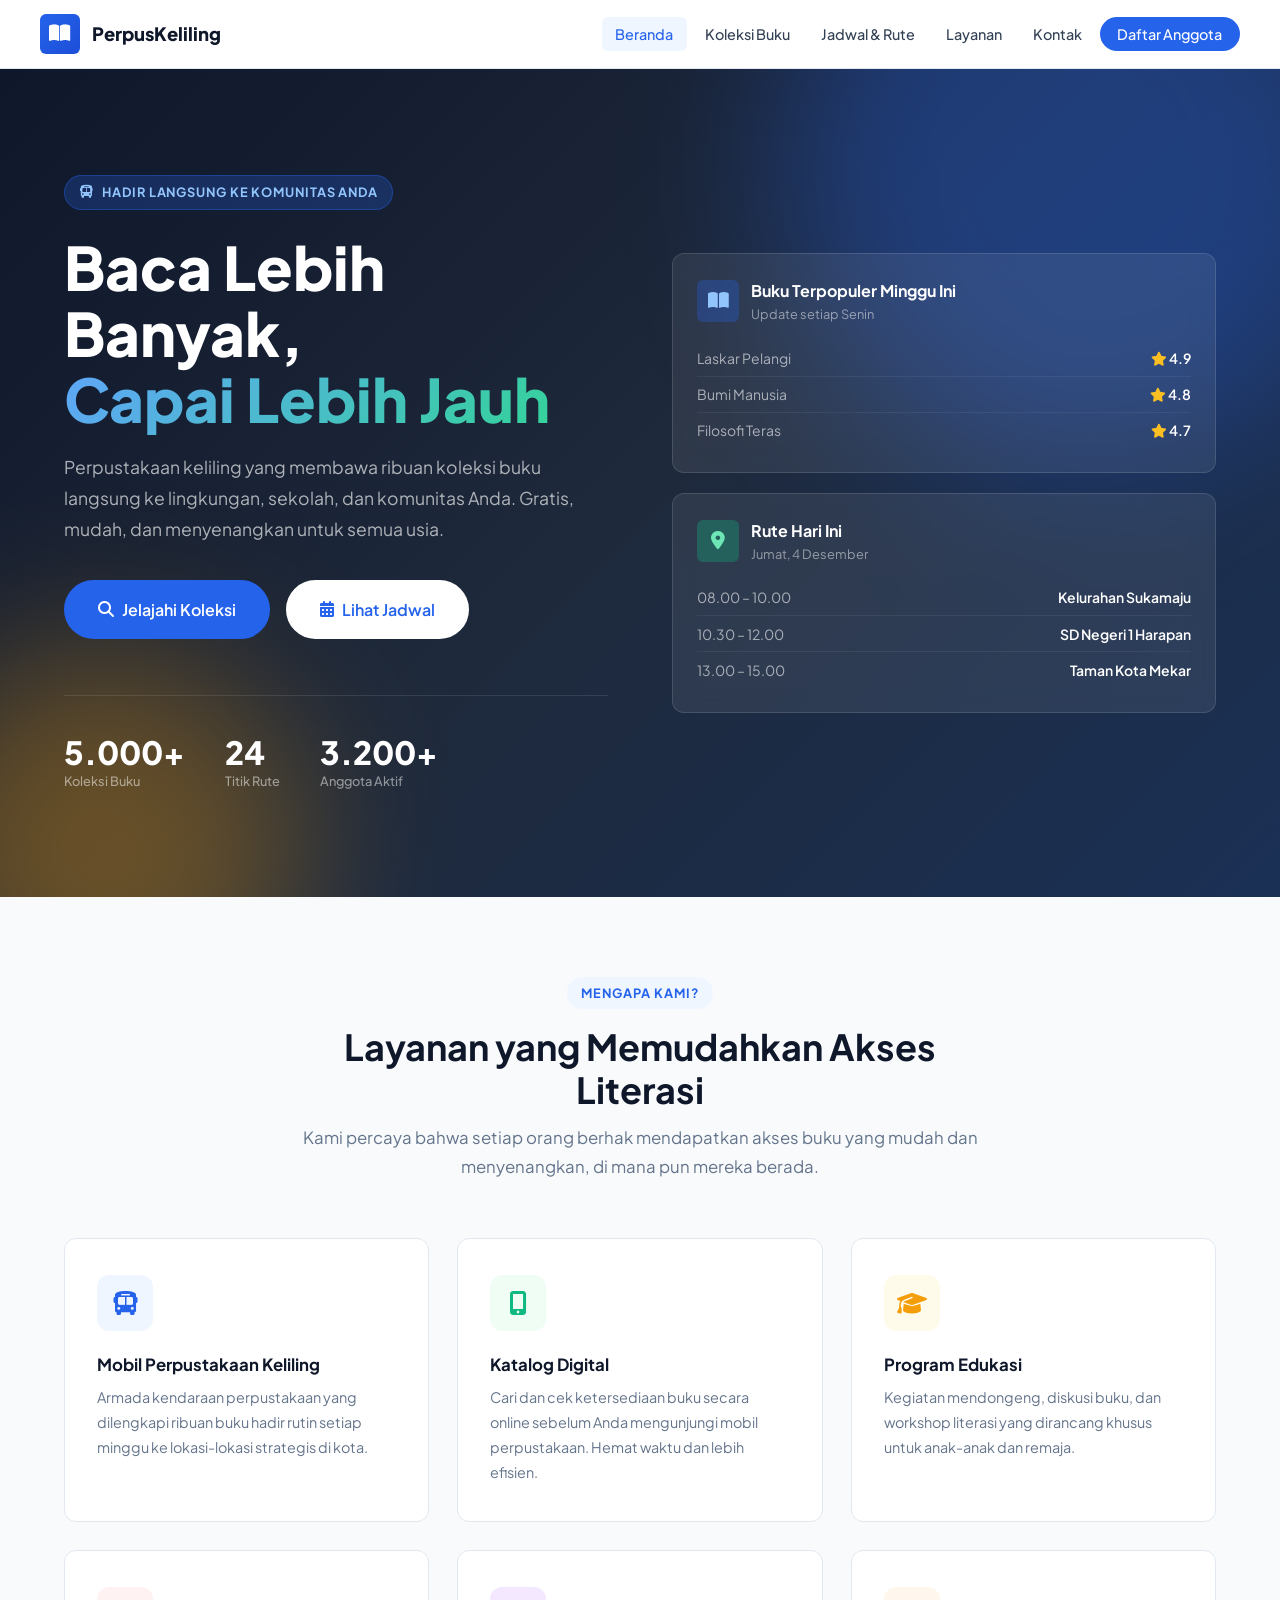
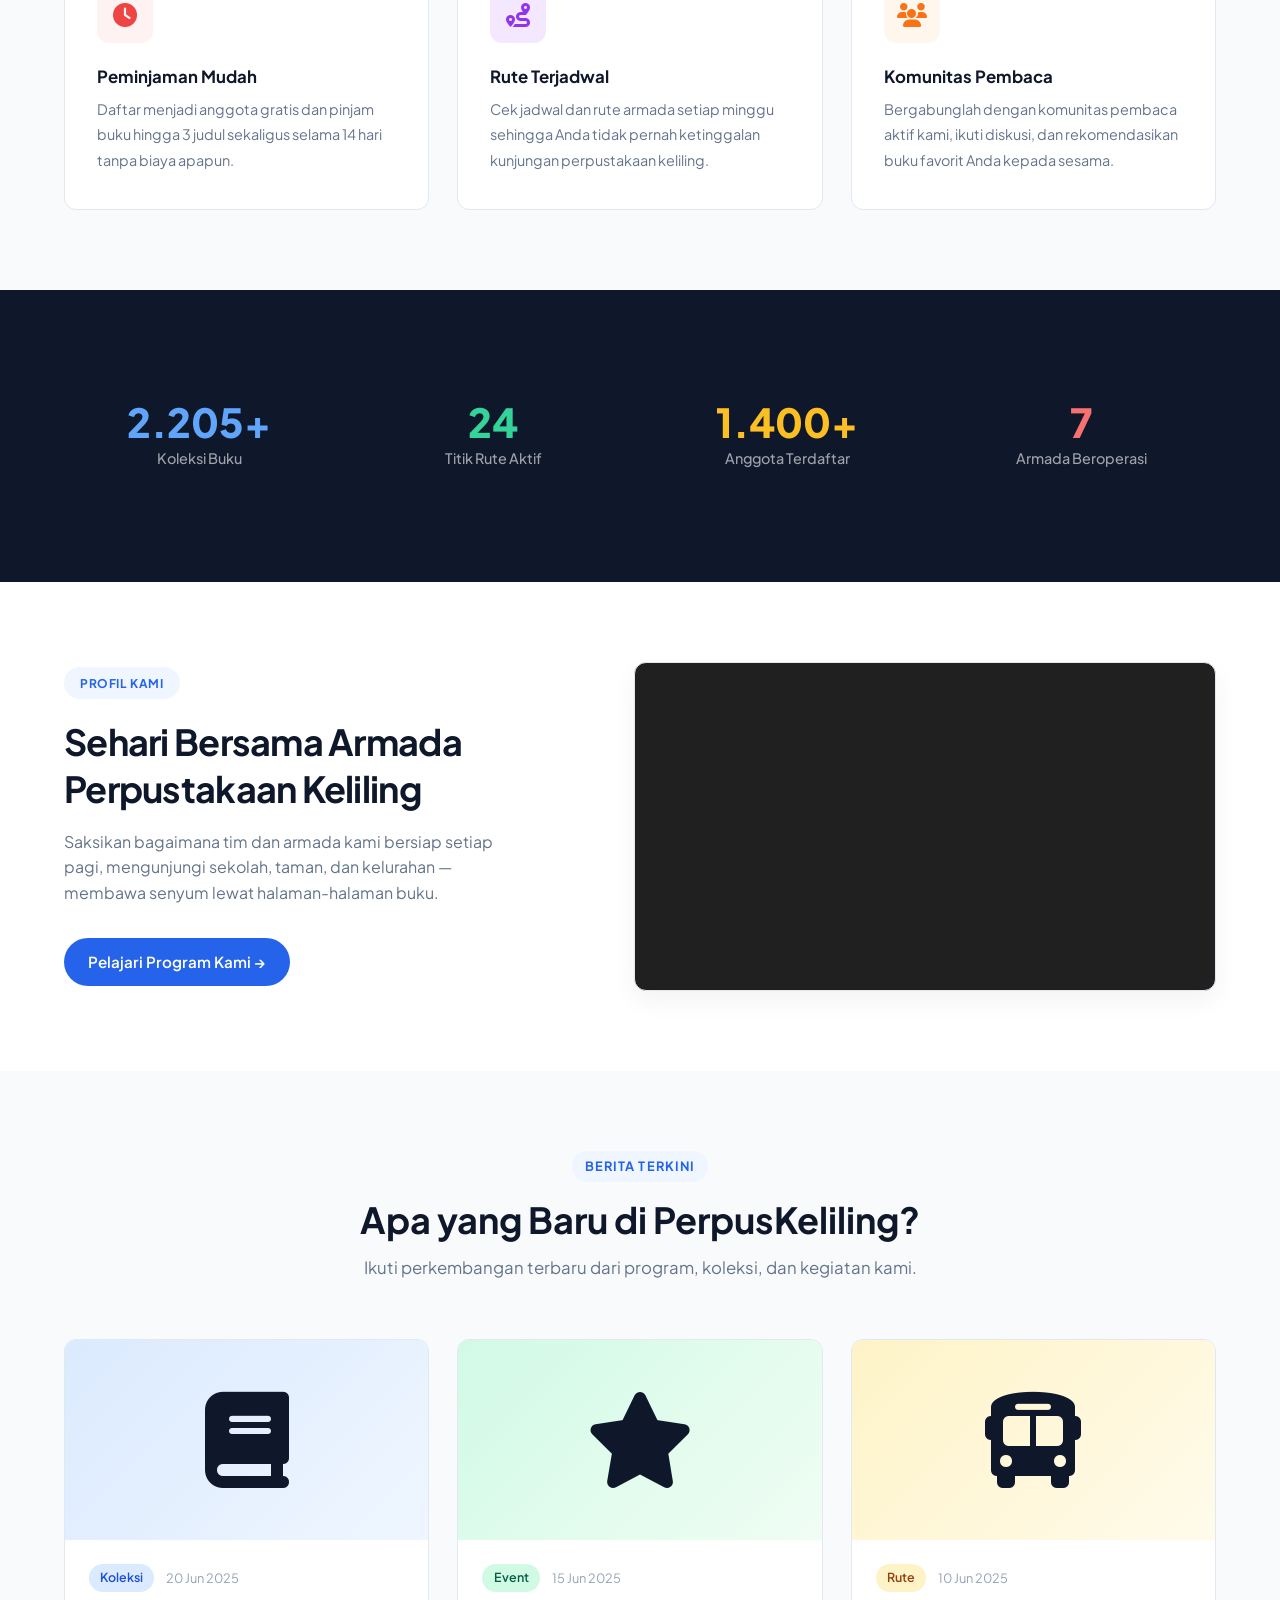
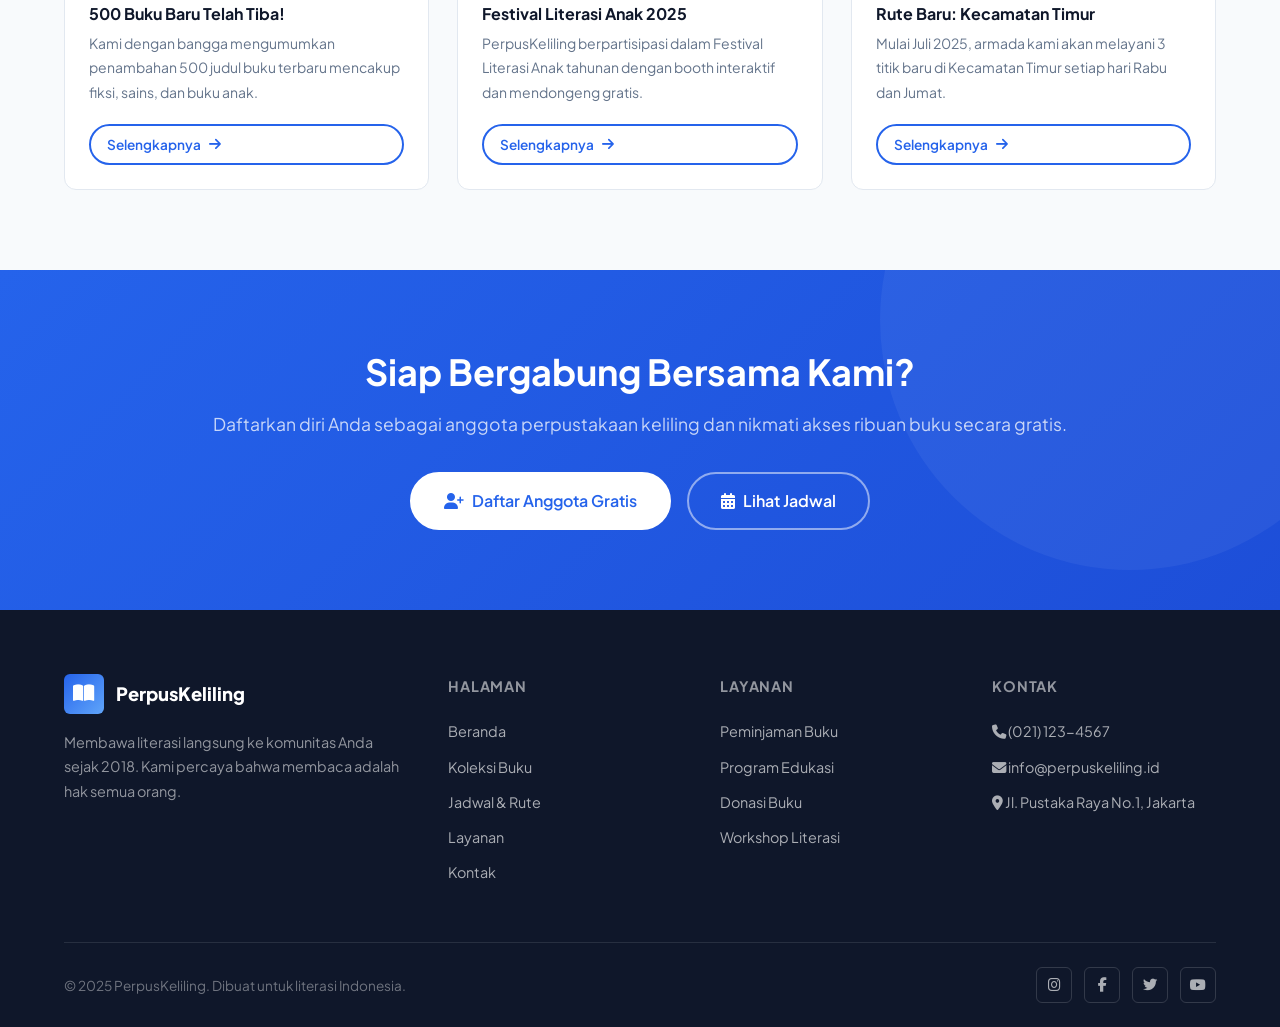
<file: index.html>
<!DOCTYPE html>
<html lang="id">

<head>
    <meta charset="UTF-8">
    <meta name="viewport" content="width=device-width, initial-scale=1.0">
    <meta name="description"
        content="Perpustakaan Keliling — Layanan perpustakaan mobile yang hadir langsung ke komunitas Anda.">
    <title>Perpustakaan Keliling — Beranda</title>
    <link rel="preconnect" href="https://fonts.googleapis.com">
    <link rel="preconnect" href="https://fonts.gstatic.com" crossorigin>
    <link
        href="https://fonts.googleapis.com/css2?family=Plus+Jakarta+Sans:wght@300;400;500;600;700;800&family=Merriweather:wght@400;700&display=swap"
        rel="stylesheet">
    <link rel="stylesheet" href="https://cdnjs.cloudflare.com/ajax/libs/font-awesome/6.5.0/css/all.min.css">
    <link rel="stylesheet" href="style.css">
    <link rel="stylesheet" href="index.css">
</head>

<body>

    <nav class="navbar">
        <div class="navbar-inner">
            <a href="index.html" class="navbar-brand">
                <div class="brand-icon"><i class="fas fa-book-open"></i></div>
                <span>PerpusKeliling</span>
            </a>
            <ul class="nav-links">
                <li><a href="index.html" class="active">Beranda</a></li>
                <li><a href="koleksi.html">Koleksi Buku</a></li>
                <li><a href="jadwal.html">Jadwal &amp; Rute</a></li>
                <li><a href="layanan.html">Layanan</a></li>
                <li><a href="kontak.html">Kontak</a></li>
                <li><a href="kontak.html#daftar" class="nav-cta">Daftar Anggota</a></li>
            </ul>
            <button class="hamburger" id="hamburger" aria-label="Menu">
                <i class="fas fa-bars"></i>
            </button>
        </div>
        <div class="mobile-menu" id="mobileMenu">
            <a href="index.html"><i class="fas fa-home"></i> Beranda</a>
            <a href="koleksi.html"><i class="fas fa-book-open"></i> Koleksi Buku</a>
            <a href="jadwal.html"><i class="fas fa-calendar-alt"></i> Jadwal &amp; Rute</a>
            <a href="layanan.html"><i class="fas fa-th-list"></i> Layanan</a>
            <a href="kontak.html"><i class="fas fa-envelope"></i> Kontak</a>
        </div>
    </nav>

    <section class="hero" id="beranda">
        <div class="container">
            <div class="hero-inner">
                <div class="hero-content">
                    <div class="hero-label">
                        <i class="fas fa-bus"></i> Hadir Langsung ke Komunitas Anda
                    </div>
                    <h1>
                        Baca Lebih Banyak,<br>
                        <span class="highlight">Capai Lebih Jauh</span>
                    </h1>
                    <p>
                        Perpustakaan keliling yang membawa ribuan koleksi buku langsung ke
                        lingkungan, sekolah, dan komunitas Anda. Gratis, mudah, dan menyenangkan
                        untuk semua usia.
                    </p>
                    <div class="hero-actions">
                        <a href="koleksi.html" class="btn btn-primary btn-lg">
                            <i class="fas fa-search"></i> Jelajahi Koleksi
                        </a>
                        <a href="jadwal.html" class="btn btn-white btn-lg">
                            <i class="fas fa-calendar-alt"></i> Lihat Jadwal
                        </a>
                    </div>
                    <div class="hero-stats">
                        <div>
                            <div class="hero-stat-num" data-target="5000" data-suffix="+">0</div>
                            <div class="hero-stat-label">Koleksi Buku</div>
                        </div>
                        <div>
                            <div class="hero-stat-num" data-target="24">0</div>
                            <div class="hero-stat-label">Titik Rute</div>
                        </div>
                        <div>
                            <div class="hero-stat-num" data-target="3200" data-suffix="+">0</div>
                            <div class="hero-stat-label">Anggota Aktif</div>
                        </div>
                    </div>
                </div>

                <div class="hero-visual">
                    <div class="hero-card">
                        <div class="hero-card-header">
                            <div class="hero-card-icon" style="background:rgba(37,99,235,.3);">
                                <i class="fas fa-book-open" style="color:#93C5FD;"></i>
                            </div>
                            <div>
                                <div class="hero-card-title">Buku Terpopuler Minggu Ini</div>
                                <div class="hero-card-sub">Update setiap Senin</div>
                            </div>
                        </div>
                        <div class="hero-card-row"><span>Laskar Pelangi</span><strong><i class="fas fa-star"
                                    style="color:#FBBF24;"></i> 4.9</strong></div>
                        <div class="hero-card-row"><span>Bumi Manusia</span><strong><i class="fas fa-star"
                                    style="color:#FBBF24;"></i> 4.8</strong></div>
                        <div class="hero-card-row"><span>Filosofi Teras</span><strong><i class="fas fa-star"
                                    style="color:#FBBF24;"></i> 4.7</strong></div>
                    </div>

                    <div class="hero-card">
                        <div class="hero-card-header">
                            <div class="hero-card-icon" style="background:rgba(16,185,129,.3);">
                                <i class="fas fa-map-marker-alt" style="color:#6EE7B7;"></i>
                            </div>
                            <div>
                                <div class="hero-card-title">Rute Hari Ini</div>
                                <div class="hero-card-sub" id="hariIni">—</div>
                            </div>
                        </div>
                        <div class="hero-card-row"><span>08.00 – 10.00</span><strong>Kelurahan Sukamaju</strong></div>
                        <div class="hero-card-row"><span>10.30 – 12.00</span><strong>SD Negeri 1 Harapan</strong></div>
                        <div class="hero-card-row"><span>13.00 – 15.00</span><strong>Taman Kota Mekar</strong></div>
                    </div>
                </div>
            </div>
        </div>
    </section>

    <section class="section" id="fitur" style="background:var(--bg);">
        <div class="container">
            <div class="section-header">
                <span class="section-label">Mengapa Kami?</span>
                <h2>Layanan yang Memudahkan Akses Literasi</h2>
                <p>Kami percaya bahwa setiap orang berhak mendapatkan akses buku yang mudah dan menyenangkan, di mana
                    pun mereka berada.</p>
            </div>
            <div class="features-grid">
                <article class="feature-card">
                    <div class="feature-icon" style="background:#EFF6FF;color:var(--primary);"><i
                            class="fas fa-bus"></i></div>
                    <h3>Mobil Perpustakaan Keliling</h3>
                    <p>Armada kendaraan perpustakaan yang dilengkapi ribuan buku hadir rutin setiap minggu ke
                        lokasi-lokasi strategis di kota.</p>
                </article>
                <article class="feature-card">
                    <div class="feature-icon" style="background:#F0FDF4;color:var(--accent);"><i
                            class="fas fa-mobile-alt"></i></div>
                    <h3>Katalog Digital</h3>
                    <p>Cari dan cek ketersediaan buku secara online sebelum Anda mengunjungi mobil perpustakaan. Hemat
                        waktu dan lebih efisien.</p>
                </article>
                <article class="feature-card">
                    <div class="feature-icon" style="background:#FFFBEB;color:var(--secondary);"><i
                            class="fas fa-graduation-cap"></i></div>
                    <h3>Program Edukasi</h3>
                    <p>Kegiatan mendongeng, diskusi buku, dan workshop literasi yang dirancang khusus untuk anak-anak
                        dan remaja.</p>
                </article>
                <article class="feature-card">
                    <div class="feature-icon" style="background:#FEF2F2;color:#EF4444;"><i class="fas fa-clock"></i>
                    </div>
                    <h3>Peminjaman Mudah</h3>
                    <p>Daftar menjadi anggota gratis dan pinjam buku hingga 3 judul sekaligus selama 14 hari tanpa biaya
                        apapun.</p>
                </article>
                <article class="feature-card">
                    <div class="feature-icon" style="background:#F3E8FF;color:#9333EA;"><i class="fas fa-route"></i>
                    </div>
                    <h3>Rute Terjadwal</h3>
                    <p>Cek jadwal dan rute armada setiap minggu sehingga Anda tidak pernah ketinggalan kunjungan
                        perpustakaan keliling.</p>
                </article>
                <article class="feature-card">
                    <div class="feature-icon" style="background:#FFF7ED;color:#F97316;"><i class="fas fa-users"></i>
                    </div>
                    <h3>Komunitas Pembaca</h3>
                    <p>Bergabunglah dengan komunitas pembaca aktif kami, ikuti diskusi, dan rekomendasikan buku favorit
                        Anda kepada sesama.</p>
                </article>
            </div>
        </div>
    </section>

    <section class="section" style="background:var(--dark);color:#fff;">
        <div class="container">
            <div class="stats-grid">
                <div class="stat-item">
                    <div class="stat-number" data-target="5000" data-suffix="+" style="color:#60A5FA;">0</div>
                    <div class="stat-label" style="color:rgba(255,255,255,.6);">Koleksi Buku</div>
                </div>
                <div class="stat-item">
                    <div class="stat-number" data-target="24" style="color:#34D399;">0</div>
                    <div class="stat-label" style="color:rgba(255,255,255,.6);">Titik Rute Aktif</div>
                </div>
                <div class="stat-item">
                    <div class="stat-number" data-target="3200" data-suffix="+" style="color:#FBBF24;">0</div>
                    <div class="stat-label" style="color:rgba(255,255,255,.6);">Anggota Terdaftar</div>
                </div>
                <div class="stat-item">
                    <div class="stat-number" data-target="7" style="color:#F87171;">0</div>
                    <div class="stat-label" style="color:rgba(255,255,255,.6);">Armada Beroperasi</div>
                </div>
            </div>
        </div>
    </section>

    <section class="section" style="background:#ffffff; padding: 5rem 0;">
        <div class="container">
            <div class="profil-layout">

                <div class="profile-text" style="display: flex; flex-direction: column; align-items: flex-start;">
                    <div style="margin-bottom: 2rem;">
                        <span
                            style="display: inline-block; background-color: #EFF6FF; color: #2563EB; font-size: 0.75rem; font-weight: 700; padding: 0.4rem 1rem; border-radius: 9999px; text-transform: uppercase; letter-spacing: 0.05em; margin-bottom: 1.25rem;">
                            Profil Kami
                        </span>

                        <h2
                            style="font-size: 2.25rem; font-weight: 700; color: #0F172A; line-height: 1.3; margin-bottom: 1rem; letter-spacing: -0.02em;">
                            Sehari Bersama Armada<br>Perpustakaan Keliling
                        </h2>

                        <p style="color: #64748B; font-size: 1rem; line-height: 1.6; margin: 0; max-width: 90%;">
                            Saksikan bagaimana tim dan armada kami bersiap setiap pagi, mengunjungi sekolah, taman, dan
                            kelurahan — membawa senyum lewat halaman-halaman buku.
                        </p>
                    </div>

                    <a href="layanan.html"
                        style="background-color: #2563EB; color: #FFFFFF; font-weight: 600; font-size: 0.95rem; padding: 0.75rem 1.5rem; border-radius: 9999px; text-decoration: none; display: inline-flex; align-items: center; gap: 0.5rem; transition: opacity 0.2s;">
                        Pelajari Program Kami &rarr;
                    </a>
                </div>

                <div class="profile-video-wrapper">
                    <div
                        style="border-radius: 12px; overflow: hidden; box-shadow: 0 10px 25px rgba(0,0,0,0.05); background-color: #202020; border: 1px solid #E2E8F0;">
                        <div style="position:relative; padding-top:56.25%;">
                            <iframe id="videoProfile" src="https://www.youtube.com/embed/CqK6ofdRQ1w"
                                title="Video Profil Perpustakaan Keliling" frameborder="0"
                                allow="accelerometer; autoplay; clipboard-write; encrypted-media; gyroscope; picture-in-picture"
                                allowfullscreen loading="lazy"
                                style="position:absolute; inset:0; width:100%; height:100%;"></iframe>
                        </div>
                    </div>
                </div>

            </div>
        </div>
    </section>

    </div>
    </div>
    </section>

    <section class="section" style="background:var(--bg);">
        <div class="container">
            <div class="section-header">
                <span class="section-label">Berita Terkini</span>
                <h2>Apa yang Baru di PerpusKeliling?</h2>
                <p>Ikuti perkembangan terbaru dari program, koleksi, dan kegiatan kami.</p>
            </div>
            <div class="news-grid">
                <article class="news-card">
                    <div class="news-img-placeholder" style="background:linear-gradient(135deg,#DBEAFE,#EFF6FF);">
                        <i class="fas fa-book fa-2x"></i>
                    </div>
                    <div class="news-body">
                        <div class="news-meta">
                            <span class="badge badge-blue">Koleksi</span>
                            <span>20 Jun 2025</span>
                        </div>
                        <h3>500 Buku Baru Telah Tiba!</h3>
                        <p>Kami dengan bangga mengumumkan penambahan 500 judul buku terbaru mencakup fiksi, sains, dan
                            buku anak.</p>
                        <a href="koleksi.html" class="btn btn-outline btn-sm">Selengkapnya <i
                                class="fas fa-arrow-right"></i></a>
                    </div>
                </article>
                <article class="news-card">
                    <div class="news-img-placeholder" style="background:linear-gradient(135deg,#D1FAE5,#F0FDF4);">
                        <i class="fas fa-star fa-2x"></i>
                    </div>
                    <div class="news-body">
                        <div class="news-meta">
                            <span class="badge badge-green">Event</span>
                            <span>15 Jun 2025</span>
                        </div>
                        <h3>Festival Literasi Anak 2025</h3>
                        <p>PerpusKeliling berpartisipasi dalam Festival Literasi Anak tahunan dengan booth interaktif
                            dan mendongeng gratis.</p>
                        <a href="layanan.html" class="btn btn-outline btn-sm">Selengkapnya <i
                                class="fas fa-arrow-right"></i></a>
                    </div>
                </article>
                <article class="news-card">
                    <div class="news-img-placeholder" style="background:linear-gradient(135deg,#FEF3C7,#FFFBEB);">
                        <i class="fas fa-bus fa-2x"></i>
                    </div>
                    <div class="news-body">
                        <div class="news-meta">
                            <span class="badge badge-yellow">Rute</span>
                            <span>10 Jun 2025</span>
                        </div>
                        <h3>Rute Baru: Kecamatan Timur</h3>
                        <p>Mulai Juli 2025, armada kami akan melayani 3 titik baru di Kecamatan Timur setiap hari Rabu
                            dan Jumat.</p>
                        <a href="jadwal.html" class="btn btn-outline btn-sm">Selengkapnya <i
                                class="fas fa-arrow-right"></i></a>
                    </div>
                </article>
            </div>
        </div>
    </section>

    <section class="cta-section">
        <div class="container">
            <h2>Siap Bergabung Bersama Kami?</h2>
            <p>Daftarkan diri Anda sebagai anggota perpustakaan keliling dan nikmati akses ribuan buku secara gratis.
            </p>
            <div class="cta-actions">
                <a href="kontak.html#daftar" class="btn btn-white btn-lg">
                    <i class="fas fa-user-plus"></i> Daftar Anggota Gratis
                </a>
                <a href="jadwal.html" class="btn btn-outline btn-lg"
                    style="color:#fff;border-color:rgba(255,255,255,.5);">
                    <i class="fas fa-calendar-alt"></i> Lihat Jadwal
                </a>
            </div>
        </div>
    </section>

    <footer class="footer">
        <div class="container">
            <div class="footer-grid">
                <div>
                    <div class="footer-brand">
                        <div class="brand-icon"><i class="fas fa-book-open"></i></div>
                        PerpusKeliling
                    </div>
                    <p>Membawa literasi langsung ke komunitas Anda sejak 2018. Kami percaya bahwa membaca adalah hak
                        semua orang.</p>
                </div>
                <div>
                    <p class="footer-heading">Halaman</p>
                    <ul class="footer-links">
                        <li><a href="index.html">Beranda</a></li>
                        <li><a href="koleksi.html">Koleksi Buku</a></li>
                        <li><a href="jadwal.html">Jadwal &amp; Rute</a></li>
                        <li><a href="layanan.html">Layanan</a></li>
                        <li><a href="kontak.html">Kontak</a></li>
                    </ul>
                </div>
                <div>
                    <p class="footer-heading">Layanan</p>
                    <ul class="footer-links">
                        <li><a href="layanan.html">Peminjaman Buku</a></li>
                        <li><a href="layanan.html">Program Edukasi</a></li>
                        <li><a href="layanan.html">Donasi Buku</a></li>
                        <li><a href="layanan.html">Workshop Literasi</a></li>
                    </ul>
                </div>
                <div>
                    <p class="footer-heading">Kontak</p>
                    <ul class="footer-links">
                        <li><a href="tel:+62211234567"><i class="fas fa-phone"></i> (021) 123-4567</a></li>
                        <li><a href="mailto:info@perpuskeliling.id"><i class="fas fa-envelope"></i>
                                info@perpuskeliling.id</a></li>
                        <li><a href="#"><i class="fas fa-map-marker-alt"></i> Jl. Pustaka Raya No.1, Jakarta</a></li>
                    </ul>
                </div>
            </div>
            <div class="footer-bottom">
                <p style="color:rgba(255,255,255,.4);font-size:.85rem;">
                    &copy; 2025 PerpusKeliling. Dibuat untuk literasi Indonesia.
                </p>
                <div class="footer-socials">
                    <a href="#" aria-label="Instagram"><i class="fab fa-instagram"></i></a>
                    <a href="#" aria-label="Facebook"><i class="fab fa-facebook-f"></i></a>
                    <a href="#" aria-label="Twitter"><i class="fab fa-twitter"></i></a>
                    <a href="#" aria-label="YouTube"><i class="fab fa-youtube"></i></a>
                </div>
            </div>
        </div>
    </footer>

    <button class="scroll-top" id="scrollTopBtn" aria-label="Kembali ke atas">
        <i class="fas fa-chevron-up"></i>
    </button>

    <script src="main.js"></script>
    <script>
        var hariIniEl = document.getElementById('hariIni');
        if (hariIniEl) {
            hariIniEl.textContent = new Date().toLocaleDateString('id-ID', {
                weekday: 'long', day: 'numeric', month: 'long'
            });
        }
    </script>
</body>

</html>
</file>
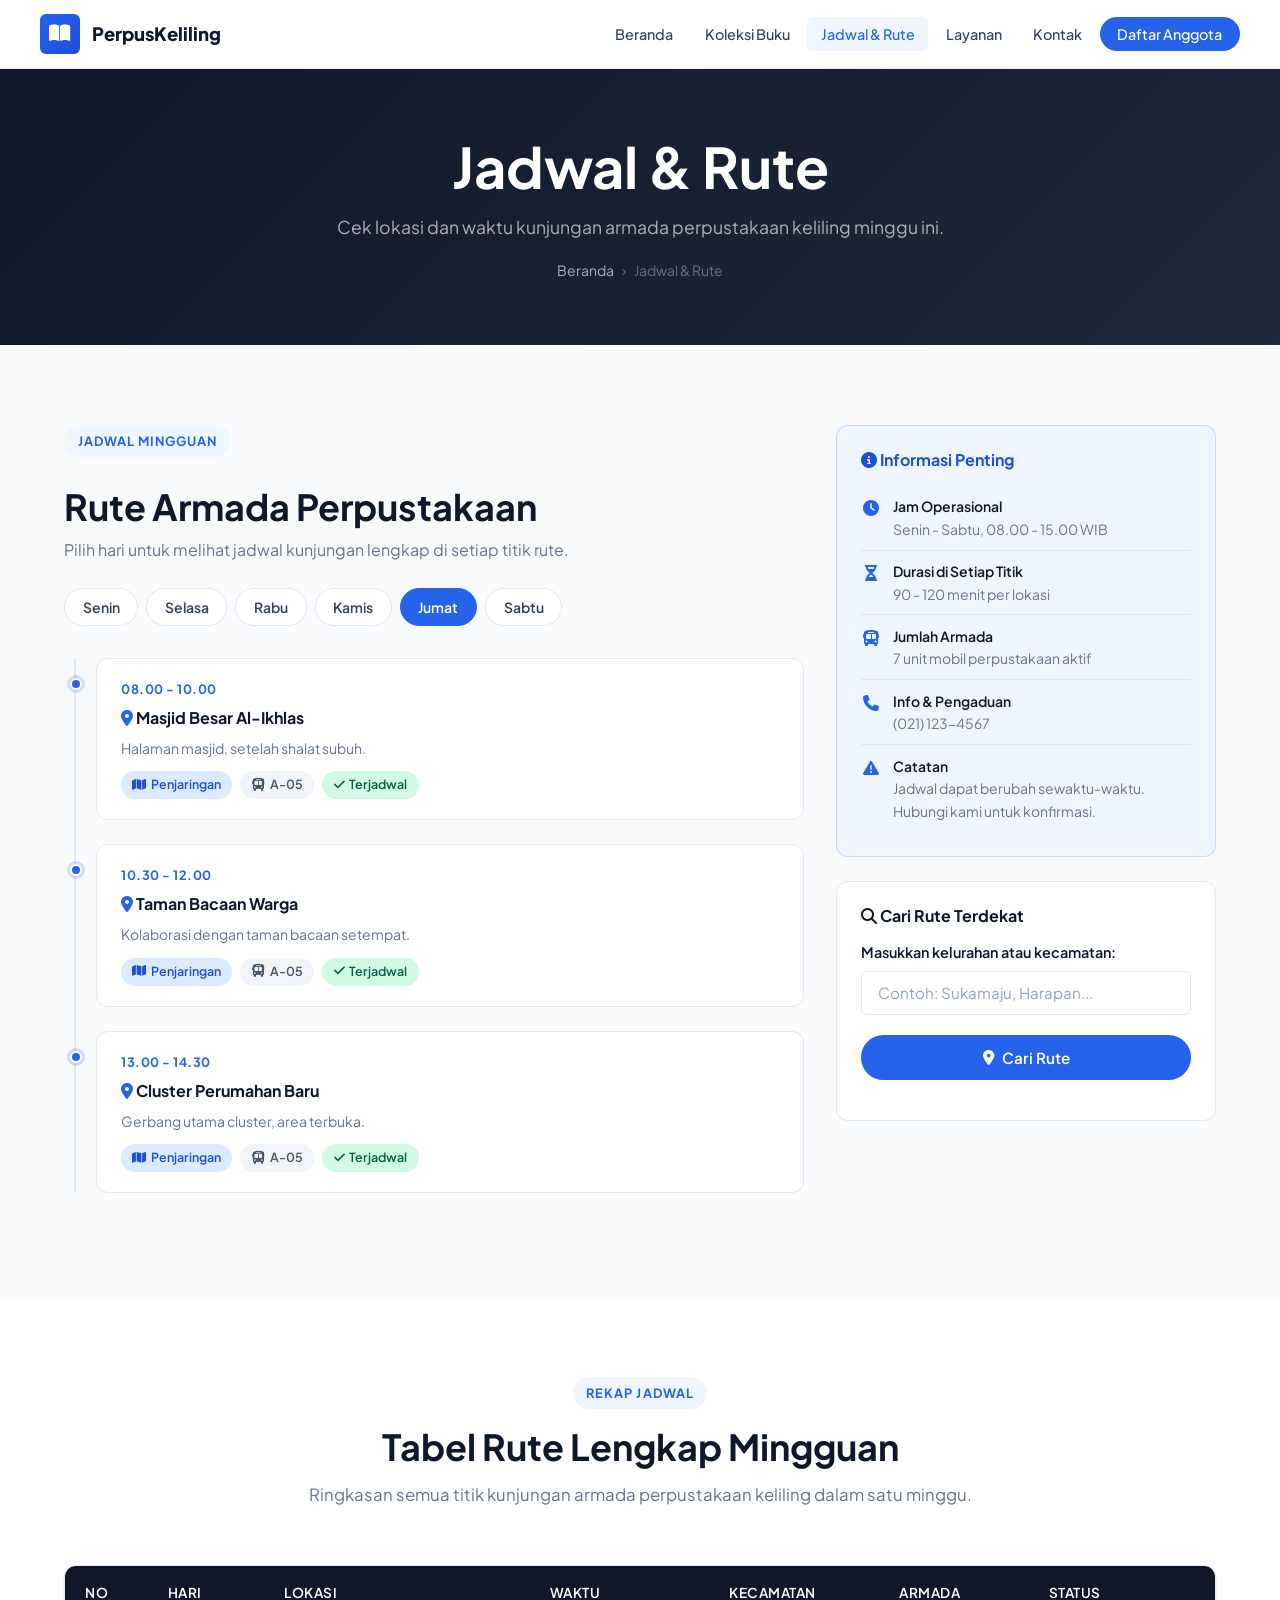
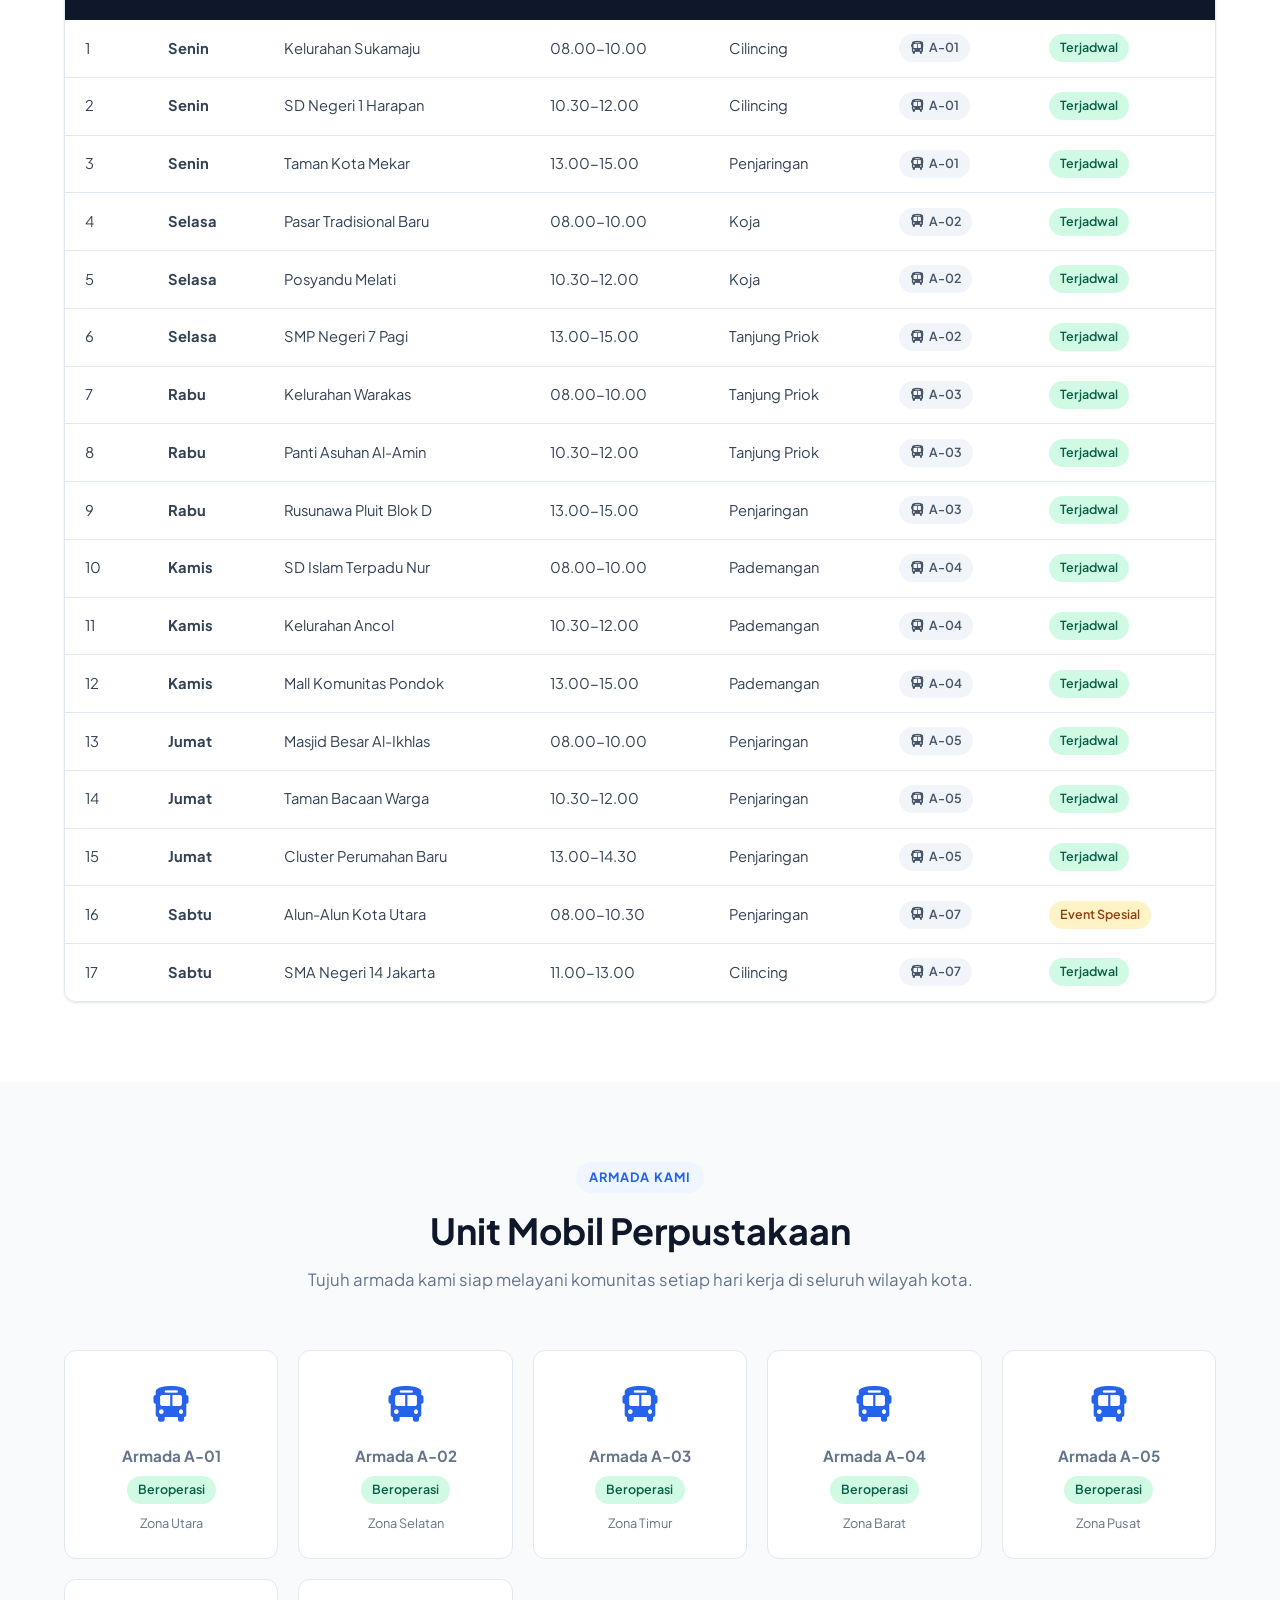
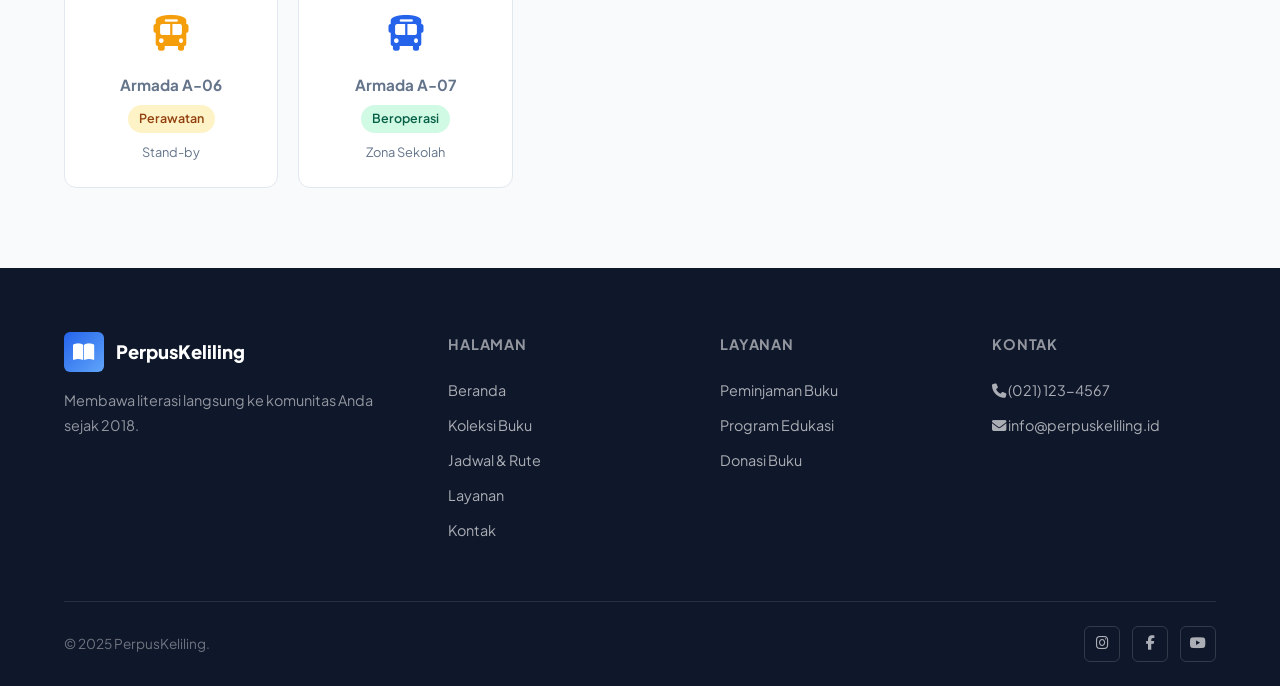
<file: jadwal.html>
<!DOCTYPE html>
<html lang="id">

<head>
    <meta charset="UTF-8">
    <meta name="viewport" content="width=device-width, initial-scale=1.0">
    <meta name="description"
        content="Jadwal dan rute armada Perpustakaan Keliling. Cek lokasi kunjungan di dekat Anda.">
    <title>Jadwal &amp; Rute — Perpustakaan Keliling</title>
    <link rel="preconnect" href="https://fonts.googleapis.com">
    <link rel="preconnect" href="https://fonts.gstatic.com" crossorigin>
    <link
        href="https://fonts.googleapis.com/css2?family=Plus+Jakarta+Sans:wght@300;400;500;600;700;800&family=Merriweather:wght@400;700&display=swap"
        rel="stylesheet">
    <link rel="stylesheet" href="https://cdnjs.cloudflare.com/ajax/libs/font-awesome/6.5.0/css/all.min.css">
    <link rel="stylesheet" href="style.css">
    <style>
        .week-tabs {
            display: flex;
            gap: .5rem;
            flex-wrap: wrap;
            margin-bottom: 2rem;
        }

        .day-tab {
            padding: .55rem 1.1rem;
            border: 1.5px solid var(--border);
            border-radius: 9999px;
            background: var(--white);
            font-family: var(--font);
            font-size: .875rem;
            font-weight: 600;
            color: var(--dark-3);
            cursor: pointer;
            transition: var(--transition);
        }

        .day-tab:hover,
        .day-tab.active {
            background: var(--primary);
            border-color: var(--primary);
            color: #fff;
        }

        .timeline {
            position: relative;
            padding-left: 2rem;
        }

        .timeline::before {
            content: '';
            position: absolute;
            left: .6rem;
            top: 0;
            bottom: 0;
            width: 2px;
            background: var(--border);
            border-radius: 99px;
        }

        .timeline-item {
            position: relative;
            margin-bottom: 1.5rem;
        }

        .timeline-item::before {
            content: '';
            position: absolute;
            left: -1.6rem;
            top: 1.25rem;
            width: 12px;
            height: 12px;
            border-radius: 50%;
            background: var(--primary);
            border: 2px solid #fff;
            box-shadow: 0 0 0 3px rgba(37, 99, 235, .2);
        }

        .timeline-card {
            background: var(--white);
            border: 1px solid var(--border);
            border-radius: var(--radius);
            padding: 1.25rem 1.5rem;
            transition: var(--transition);
        }

        .timeline-card:hover {
            box-shadow: var(--shadow-lg);
            border-color: var(--primary);
        }

        .timeline-time {
            font-size: .8rem;
            font-weight: 700;
            color: var(--primary);
            letter-spacing: .04em;
            text-transform: uppercase;
            margin-bottom: .35rem;
        }

        .timeline-location {
            font-size: 1rem;
            font-weight: 700;
            color: var(--dark);
            margin-bottom: .4rem;
        }

        .timeline-detail {
            font-size: .875rem;
            color: var(--gray);
        }

        .timeline-meta {
            display: flex;
            flex-wrap: wrap;
            gap: .5rem;
            margin-top: .75rem;
        }

        .rute-layout {
            display: grid;
            grid-template-columns: 1fr 380px;
            gap: 2rem;
            align-items: start;
        }

        .info-panel {
            background: var(--primary-light);
            border: 1px solid rgba(37, 99, 235, .2);
            border-radius: var(--radius);
            padding: 1.5rem;
        }

        .info-panel h3 {
            color: var(--primary-dark);
            margin-bottom: 1rem;
            font-size: 1rem;
        }

        .info-row {
            display: flex;
            align-items: flex-start;
            gap: .75rem;
            padding: .6rem 0;
            border-bottom: 1px solid rgba(37, 99, 235, .1);
            font-size: .875rem;
        }

        .info-row:last-child {
            border-bottom: none;
        }

        .info-row-icon {
            font-size: 1rem;
            flex-shrink: 0;
            color: var(--primary);
            width: 20px;
            text-align: center;
        }

        .info-row-text strong {
            display: block;
            color: var(--dark);
            font-weight: 600;
        }

        .info-row-text span {
            color: var(--gray);
        }

        .armada-grid {
            display: grid;
            grid-template-columns: repeat(auto-fill, minmax(180px, 1fr));
            gap: 1.25rem;
            margin-top: 2rem;
        }

        .armada-card {
            background: var(--white);
            border: 1px solid var(--border);
            border-radius: var(--radius);
            padding: 1.5rem;
            text-align: center;
            transition: var(--transition);
        }

        .armada-card:hover {
            box-shadow: var(--shadow);
            transform: translateY(-3px);
        }

        .armada-icon {
            font-size: 2.2rem;
            color: var(--primary);
            margin-bottom: .75rem;
        }

        .armada-name {
            font-weight: 700;
            font-size: .95rem;
            margin-bottom: .3rem;
        }

        @media (max-width: 900px) {
            .rute-layout {
                grid-template-columns: 1fr;
            }
        }
    </style>
</head>

<body>

    <nav class="navbar">
        <div class="navbar-inner">
            <a href="index.html" class="navbar-brand">
                <div class="brand-icon"><i class="fas fa-book-open"></i></div>
                <span>PerpusKeliling</span>
            </a>
            <ul class="nav-links">
                <li><a href="index.html">Beranda</a></li>
                <li><a href="koleksi.html">Koleksi Buku</a></li>
                <li><a href="jadwal.html" class="active">Jadwal &amp; Rute</a></li>
                <li><a href="layanan.html">Layanan</a></li>
                <li><a href="kontak.html">Kontak</a></li>
                <li><a href="kontak.html#daftar" class="nav-cta">Daftar Anggota</a></li>
            </ul>
            <button class="hamburger" id="hamburger" aria-label="Menu">
                <i class="fas fa-bars"></i>
            </button>
        </div>
        <div class="mobile-menu" id="mobileMenu">
            <a href="index.html"><i class="fas fa-home"></i> Beranda</a>
            <a href="koleksi.html"><i class="fas fa-book-open"></i> Koleksi Buku</a>
            <a href="jadwal.html"><i class="fas fa-calendar-alt"></i> Jadwal &amp; Rute</a>
            <a href="layanan.html"><i class="fas fa-th-list"></i> Layanan</a>
            <a href="kontak.html"><i class="fas fa-envelope"></i> Kontak</a>
        </div>
    </nav>

    <section class="page-hero">
        <div class="container">
            <h1>Jadwal &amp; Rute</h1>
            <p>Cek lokasi dan waktu kunjungan armada perpustakaan keliling minggu ini.</p>
            <nav class="breadcrumb">
                <a href="index.html">Beranda</a>
                <span>&rsaquo;</span>
                <span>Jadwal &amp; Rute</span>
            </nav>
        </div>
    </section>

    <section class="section" style="background:var(--bg);">
        <div class="container">
            <div class="rute-layout">

                <div>
                    <div style="margin-bottom:1.5rem;">
                        <span class="section-label">Jadwal Mingguan</span>
                        <h2 style="margin-top:.75rem;">Rute Armada Perpustakaan</h2>
                        <p style="margin-top:.5rem;">Pilih hari untuk melihat jadwal kunjungan lengkap di setiap titik
                            rute.</p>
                    </div>

                    <div class="week-tabs">
                        <button class="day-tab" id="tab-senin" onclick="showDay('senin')">Senin</button>
                        <button class="day-tab" id="tab-selasa" onclick="showDay('selasa')">Selasa</button>
                        <button class="day-tab" id="tab-rabu" onclick="showDay('rabu')">Rabu</button>
                        <button class="day-tab" id="tab-kamis" onclick="showDay('kamis')">Kamis</button>
                        <button class="day-tab" id="tab-jumat" onclick="showDay('jumat')">Jumat</button>
                        <button class="day-tab" id="tab-sabtu" onclick="showDay('sabtu')">Sabtu</button>
                    </div>

                    <div id="scheduleContent"></div>
                </div>

                <aside>
                    <div class="info-panel">
                        <h3><i class="fas fa-info-circle"></i> Informasi Penting</h3>
                        <div class="info-row">
                            <span class="info-row-icon"><i class="fas fa-clock"></i></span>
                            <div class="info-row-text">
                                <strong>Jam Operasional</strong>
                                <span>Senin - Sabtu, 08.00 - 15.00 WIB</span>
                            </div>
                        </div>
                        <div class="info-row">
                            <span class="info-row-icon"><i class="fas fa-hourglass-half"></i></span>
                            <div class="info-row-text">
                                <strong>Durasi di Setiap Titik</strong>
                                <span>90 - 120 menit per lokasi</span>
                            </div>
                        </div>
                        <div class="info-row">
                            <span class="info-row-icon"><i class="fas fa-bus"></i></span>
                            <div class="info-row-text">
                                <strong>Jumlah Armada</strong>
                                <span>7 unit mobil perpustakaan aktif</span>
                            </div>
                        </div>
                        <div class="info-row">
                            <span class="info-row-icon"><i class="fas fa-phone"></i></span>
                            <div class="info-row-text">
                                <strong>Info &amp; Pengaduan</strong>
                                <span>(021) 123-4567</span>
                            </div>
                        </div>
                        <div class="info-row">
                            <span class="info-row-icon"><i class="fas fa-exclamation-triangle"></i></span>
                            <div class="info-row-text">
                                <strong>Catatan</strong>
                                <span>Jadwal dapat berubah sewaktu-waktu. Hubungi kami untuk konfirmasi.</span>
                            </div>
                        </div>
                    </div>

                    <div
                        style="background:var(--white);border:1px solid var(--border);border-radius:var(--radius);padding:1.5rem;margin-top:1.5rem;">
                        <h3 style="font-size:1rem;margin-bottom:1rem;"><i class="fas fa-search"></i> Cari Rute Terdekat
                        </h3>
                        <div class="form-group">
                            <label class="form-label" for="lokasiInput">Masukkan kelurahan atau kecamatan:</label>
                            <input type="text" id="lokasiInput" class="form-control"
                                placeholder="Contoh: Sukamaju, Harapan...">
                        </div>
                        <button class="btn btn-primary" id="cariRuteBtn" style="width:100%;justify-content:center;">
                            <i class="fas fa-map-marker-alt"></i> Cari Rute
                        </button>
                        <div id="cariResult" style="margin-top:1rem;"></div>
                    </div>
                </aside>
            </div>
        </div>
    </section>

    <section class="section" style="background:var(--white);">
        <div class="container">
            <div class="section-header">
                <span class="section-label">Rekap Jadwal</span>
                <h2>Tabel Rute Lengkap Mingguan</h2>
                <p>Ringkasan semua titik kunjungan armada perpustakaan keliling dalam satu minggu.</p>
            </div>
            <div class="table-wrapper">
                <table>
                    <thead>
                        <tr>
                            <th>No</th>
                            <th>Hari</th>
                            <th>Lokasi</th>
                            <th>Waktu</th>
                            <th>Kecamatan</th>
                            <th>Armada</th>
                            <th>Status</th>
                        </tr>
                    </thead>
                    <tbody id="jadwalBody"></tbody>
                </table>
            </div>
        </div>
    </section>

    <section class="section" style="background:var(--bg);">
        <div class="container">
            <div class="section-header">
                <span class="section-label">Armada Kami</span>
                <h2>Unit Mobil Perpustakaan</h2>
                <p>Tujuh armada kami siap melayani komunitas setiap hari kerja di seluruh wilayah kota.</p>
            </div>
            <div class="armada-grid">
                <div class="armada-card">
                    <div class="armada-icon"><i class="fas fa-bus"></i></div>
                    <p class="armada-name">Armada A-01</p>
                    <span class="badge badge-green">Beroperasi</span>
                    <p style="font-size:.8rem;color:var(--gray);margin-top:.5rem;">Zona Utara</p>
                </div>
                <div class="armada-card">
                    <div class="armada-icon"><i class="fas fa-bus"></i></div>
                    <p class="armada-name">Armada A-02</p>
                    <span class="badge badge-green">Beroperasi</span>
                    <p style="font-size:.8rem;color:var(--gray);margin-top:.5rem;">Zona Selatan</p>
                </div>
                <div class="armada-card">
                    <div class="armada-icon"><i class="fas fa-bus"></i></div>
                    <p class="armada-name">Armada A-03</p>
                    <span class="badge badge-green">Beroperasi</span>
                    <p style="font-size:.8rem;color:var(--gray);margin-top:.5rem;">Zona Timur</p>
                </div>
                <div class="armada-card">
                    <div class="armada-icon"><i class="fas fa-bus"></i></div>
                    <p class="armada-name">Armada A-04</p>
                    <span class="badge badge-green">Beroperasi</span>
                    <p style="font-size:.8rem;color:var(--gray);margin-top:.5rem;">Zona Barat</p>
                </div>
                <div class="armada-card">
                    <div class="armada-icon"><i class="fas fa-bus"></i></div>
                    <p class="armada-name">Armada A-05</p>
                    <span class="badge badge-green">Beroperasi</span>
                    <p style="font-size:.8rem;color:var(--gray);margin-top:.5rem;">Zona Pusat</p>
                </div>
                <div class="armada-card">
                    <div class="armada-icon"><i class="fas fa-bus" style="color:var(--secondary);"></i></div>
                    <p class="armada-name">Armada A-06</p>
                    <span class="badge badge-yellow">Perawatan</span>
                    <p style="font-size:.8rem;color:var(--gray);margin-top:.5rem;">Stand-by</p>
                </div>
                <div class="armada-card">
                    <div class="armada-icon"><i class="fas fa-bus"></i></div>
                    <p class="armada-name">Armada A-07</p>
                    <span class="badge badge-green">Beroperasi</span>
                    <p style="font-size:.8rem;color:var(--gray);margin-top:.5rem;">Zona Sekolah</p>
                </div>
            </div>
        </div>
    </section>

    <footer class="footer">
        <div class="container">
            <div class="footer-grid">
                <div>
                    <div class="footer-brand">
                        <div class="brand-icon"><i class="fas fa-book-open"></i></div>
                        PerpusKeliling
                    </div>
                    <p>Membawa literasi langsung ke komunitas Anda sejak 2018.</p>
                </div>
                <div>
                    <p class="footer-heading">Halaman</p>
                    <ul class="footer-links">
                        <li><a href="index.html">Beranda</a></li>
                        <li><a href="koleksi.html">Koleksi Buku</a></li>
                        <li><a href="jadwal.html">Jadwal &amp; Rute</a></li>
                        <li><a href="layanan.html">Layanan</a></li>
                        <li><a href="kontak.html">Kontak</a></li>
                    </ul>
                </div>
                <div>
                    <p class="footer-heading">Layanan</p>
                    <ul class="footer-links">
                        <li><a href="layanan.html">Peminjaman Buku</a></li>
                        <li><a href="layanan.html">Program Edukasi</a></li>
                        <li><a href="layanan.html">Donasi Buku</a></li>
                    </ul>
                </div>
                <div>
                    <p class="footer-heading">Kontak</p>
                    <ul class="footer-links">
                        <li><a href="tel:+62211234567"><i class="fas fa-phone"></i> (021) 123-4567</a></li>
                        <li><a href="mailto:info@perpuskeliling.id"><i class="fas fa-envelope"></i>
                                info@perpuskeliling.id</a></li>
                    </ul>
                </div>
            </div>
            <div class="footer-bottom">
                <p style="color:rgba(255,255,255,.4);font-size:.85rem;">&copy; 2025 PerpusKeliling.</p>
                <div class="footer-socials">
                    <a href="#" aria-label="Instagram"><i class="fab fa-instagram"></i></a>
                    <a href="#" aria-label="Facebook"><i class="fab fa-facebook-f"></i></a>
                    <a href="#" aria-label="YouTube"><i class="fab fa-youtube"></i></a>
                </div>
            </div>
        </div>
    </footer>

    <button class="scroll-top" id="scrollTopBtn" aria-label="Kembali ke atas">
        <i class="fas fa-chevron-up"></i>
    </button>

    <script src="main.js"></script>
    <script>
        var JADWAL = {
            senin: [
                { waktu: '08.00 - 10.00', lokasi: 'Kelurahan Sukamaju', kecamatan: 'Cilincing', armada: 'A-01', detail: 'Lapangan parkir depan kantor lurah.', status: 'Terjadwal' },
                { waktu: '10.30 - 12.00', lokasi: 'SD Negeri 1 Harapan', kecamatan: 'Cilincing', armada: 'A-01', detail: 'Area halaman sekolah, pintu samping.', status: 'Terjadwal' },
                { waktu: '13.00 - 15.00', lokasi: 'Taman Kota Mekar', kecamatan: 'Penjaringan', armada: 'A-01', detail: 'Sisi selatan taman dekat fountain utama.', status: 'Terjadwal' }
            ],
            selasa: [
                { waktu: '08.00 - 10.00', lokasi: 'Pasar Tradisional Baru', kecamatan: 'Koja', armada: 'A-02', detail: 'Area parkir pasar, masuk dari pintu barat.', status: 'Terjadwal' },
                { waktu: '10.30 - 12.00', lokasi: 'Posyandu Melati', kecamatan: 'Koja', armada: 'A-02', detail: 'Halaman posyandu, sebelah balai warga.', status: 'Terjadwal' },
                { waktu: '13.00 - 15.00', lokasi: 'SMP Negeri 7 Pagi', kecamatan: 'Tanjung Priok', armada: 'A-02', detail: 'Lapangan basket, masuk gerbang utama.', status: 'Terjadwal' }
            ],
            rabu: [
                { waktu: '08.00 - 10.00', lokasi: 'Kelurahan Warakas', kecamatan: 'Tanjung Priok', armada: 'A-03', detail: 'Halaman balai kelurahan.', status: 'Terjadwal' },
                { waktu: '10.30 - 12.00', lokasi: 'Panti Asuhan Al-Amin', kecamatan: 'Tanjung Priok', armada: 'A-03', detail: 'Area terbuka panti, kunjungan rutin.', status: 'Terjadwal' },
                { waktu: '13.00 - 15.00', lokasi: 'Rusunawa Pluit Blok D', kecamatan: 'Penjaringan', armada: 'A-03', detail: 'Area komunal lantai dasar rusun.', status: 'Terjadwal' }
            ],
            kamis: [
                { waktu: '08.00 - 10.00', lokasi: 'SD Islam Terpadu Nur', kecamatan: 'Pademangan', armada: 'A-04', detail: 'Aula sekolah, koordinasi kepala sekolah.', status: 'Terjadwal' },
                { waktu: '10.30 - 12.00', lokasi: 'Kelurahan Ancol', kecamatan: 'Pademangan', armada: 'A-04', detail: 'Lapangan serbaguna RT 05.', status: 'Terjadwal' },
                { waktu: '13.00 - 15.00', lokasi: 'Mall Komunitas Pondok', kecamatan: 'Pademangan', armada: 'A-04', detail: 'Area parkir lantai B1 (outdoor).', status: 'Terjadwal' }
            ],
            jumat: [
                { waktu: '08.00 - 10.00', lokasi: 'Masjid Besar Al-Ikhlas', kecamatan: 'Penjaringan', armada: 'A-05', detail: 'Halaman masjid, setelah shalat subuh.', status: 'Terjadwal' },
                { waktu: '10.30 - 12.00', lokasi: 'Taman Bacaan Warga', kecamatan: 'Penjaringan', armada: 'A-05', detail: 'Kolaborasi dengan taman bacaan setempat.', status: 'Terjadwal' },
                { waktu: '13.00 - 14.30', lokasi: 'Cluster Perumahan Baru', kecamatan: 'Penjaringan', armada: 'A-05', detail: 'Gerbang utama cluster, area terbuka.', status: 'Terjadwal' }
            ],
            sabtu: [
                { waktu: '08.00 - 10.30', lokasi: 'Alun-Alun Kota Utara', kecamatan: 'Penjaringan', armada: 'A-07', detail: 'Event Sabtu Literasi, terbuka untuk umum.', status: 'Event Spesial' },
                { waktu: '11.00 - 13.00', lokasi: 'SMA Negeri 14 Jakarta', kecamatan: 'Cilincing', armada: 'A-07', detail: 'Kunjungan khusus siswa dan workshop.', status: 'Terjadwal' }
            ]
        };

        var SEMUA_JADWAL = [
            { no: 1, hari: 'Senin', lokasi: 'Kelurahan Sukamaju', waktu: '08.00-10.00', kecamatan: 'Cilincing', armada: 'A-01', status: 'Terjadwal' },
            { no: 2, hari: 'Senin', lokasi: 'SD Negeri 1 Harapan', waktu: '10.30-12.00', kecamatan: 'Cilincing', armada: 'A-01', status: 'Terjadwal' },
            { no: 3, hari: 'Senin', lokasi: 'Taman Kota Mekar', waktu: '13.00-15.00', kecamatan: 'Penjaringan', armada: 'A-01', status: 'Terjadwal' },
            { no: 4, hari: 'Selasa', lokasi: 'Pasar Tradisional Baru', waktu: '08.00-10.00', kecamatan: 'Koja', armada: 'A-02', status: 'Terjadwal' },
            { no: 5, hari: 'Selasa', lokasi: 'Posyandu Melati', waktu: '10.30-12.00', kecamatan: 'Koja', armada: 'A-02', status: 'Terjadwal' },
            { no: 6, hari: 'Selasa', lokasi: 'SMP Negeri 7 Pagi', waktu: '13.00-15.00', kecamatan: 'Tanjung Priok', armada: 'A-02', status: 'Terjadwal' },
            { no: 7, hari: 'Rabu', lokasi: 'Kelurahan Warakas', waktu: '08.00-10.00', kecamatan: 'Tanjung Priok', armada: 'A-03', status: 'Terjadwal' },
            { no: 8, hari: 'Rabu', lokasi: 'Panti Asuhan Al-Amin', waktu: '10.30-12.00', kecamatan: 'Tanjung Priok', armada: 'A-03', status: 'Terjadwal' },
            { no: 9, hari: 'Rabu', lokasi: 'Rusunawa Pluit Blok D', waktu: '13.00-15.00', kecamatan: 'Penjaringan', armada: 'A-03', status: 'Terjadwal' },
            { no: 10, hari: 'Kamis', lokasi: 'SD Islam Terpadu Nur', waktu: '08.00-10.00', kecamatan: 'Pademangan', armada: 'A-04', status: 'Terjadwal' },
            { no: 11, hari: 'Kamis', lokasi: 'Kelurahan Ancol', waktu: '10.30-12.00', kecamatan: 'Pademangan', armada: 'A-04', status: 'Terjadwal' },
            { no: 12, hari: 'Kamis', lokasi: 'Mall Komunitas Pondok', waktu: '13.00-15.00', kecamatan: 'Pademangan', armada: 'A-04', status: 'Terjadwal' },
            { no: 13, hari: 'Jumat', lokasi: 'Masjid Besar Al-Ikhlas', waktu: '08.00-10.00', kecamatan: 'Penjaringan', armada: 'A-05', status: 'Terjadwal' },
            { no: 14, hari: 'Jumat', lokasi: 'Taman Bacaan Warga', waktu: '10.30-12.00', kecamatan: 'Penjaringan', armada: 'A-05', status: 'Terjadwal' },
            { no: 15, hari: 'Jumat', lokasi: 'Cluster Perumahan Baru', waktu: '13.00-14.30', kecamatan: 'Penjaringan', armada: 'A-05', status: 'Terjadwal' },
            { no: 16, hari: 'Sabtu', lokasi: 'Alun-Alun Kota Utara', waktu: '08.00-10.30', kecamatan: 'Penjaringan', armada: 'A-07', status: 'Event Spesial' },
            { no: 17, hari: 'Sabtu', lokasi: 'SMA Negeri 14 Jakarta', waktu: '11.00-13.00', kecamatan: 'Cilincing', armada: 'A-07', status: 'Terjadwal' }
        ];

        function showDay(day) {
            document.querySelectorAll('.day-tab').forEach(function (btn) {
                btn.classList.remove('active');
            });
            var activeTab = document.getElementById('tab-' + day);
            if (activeTab) activeTab.classList.add('active');

            var data = JADWAL[day];
            if (!data || data.length === 0) {
                document.getElementById('scheduleContent').innerHTML = '<div class="alert alert-info">Tidak ada jadwal untuk hari ini.</div>';
                return;
            }

            var html = '<div class="timeline">';
            for (var i = 0; i < data.length; i++) {
                var item = data[i];
                var statusBadge = item.status === 'Event Spesial'
                    ? '<span class="badge badge-yellow"><i class="fas fa-star"></i> ' + item.status + '</span>'
                    : '<span class="badge badge-green"><i class="fas fa-check"></i> ' + item.status + '</span>';

                html += '<div class="timeline-item">';
                html += '<div class="timeline-card">';
                html += '<div class="timeline-time">' + item.waktu + '</div>';
                html += '<div class="timeline-location"><i class="fas fa-map-marker-alt" style="color:var(--primary);"></i> ' + item.lokasi + '</div>';
                html += '<div class="timeline-detail">' + item.detail + '</div>';
                html += '<div class="timeline-meta">';
                html += '<span class="badge badge-blue"><i class="fas fa-map"></i> ' + item.kecamatan + '</span>';
                html += '<span class="badge badge-gray"><i class="fas fa-bus"></i> ' + item.armada + '</span>';
                html += statusBadge;
                html += '</div></div></div>';
            }
            html += '</div>';

            document.getElementById('scheduleContent').innerHTML = html;
        }

        function renderTable() {
            var tbody = document.getElementById('jadwalBody');
            var html = '';
            for (var i = 0; i < SEMUA_JADWAL.length; i++) {
                var row = SEMUA_JADWAL[i];
                var statusClass = row.status === 'Event Spesial' ? 'badge-yellow' : 'badge-green';
                html += '<tr>';
                html += '<td>' + row.no + '</td>';
                html += '<td><strong>' + row.hari + '</strong></td>';
                html += '<td>' + row.lokasi + '</td>';
                html += '<td>' + row.waktu + '</td>';
                html += '<td>' + row.kecamatan + '</td>';
                html += '<td><span class="badge badge-gray"><i class="fas fa-bus"></i> ' + row.armada + '</span></td>';
                html += '<td><span class="badge ' + statusClass + '">' + row.status + '</span></td>';
                html += '</tr>';
            }
            tbody.innerHTML = html;
        }

        document.getElementById('cariRuteBtn').addEventListener('click', function () {
            var query = document.getElementById('lokasiInput').value.trim().toLowerCase();
            var result = document.getElementById('cariResult');

            if (!query) {
                result.innerHTML = '<div class="alert alert-warning">Masukkan nama lokasi terlebih dahulu.</div>';
                return;
            }

            var found = [];
            for (var i = 0; i < SEMUA_JADWAL.length; i++) {
                var row = SEMUA_JADWAL[i];
                if (row.lokasi.toLowerCase().indexOf(query) !== -1 || row.kecamatan.toLowerCase().indexOf(query) !== -1) {
                    found.push(row);
                }
            }

            if (found.length === 0) {
                result.innerHTML = '<div class="alert alert-error">Tidak ditemukan rute untuk "<strong>' + query + '</strong>".</div>';
                return;
            }

            var html = '<div class="alert alert-success">Ditemukan <strong>' + found.length + '</strong> jadwal:</div>';
            for (var j = 0; j < found.length; j++) {
                html += '<div style="background:var(--white);border:1px solid var(--border);border-radius:var(--radius-sm);padding:.75rem;margin-bottom:.5rem;font-size:.875rem;">';
                html += '<strong>' + found[j].hari + '</strong> - ' + found[j].waktu + '<br>';
                html += '<i class="fas fa-map-marker-alt" style="color:var(--primary);"></i> ' + found[j].lokasi + ' (' + found[j].kecamatan + ')';
                html += '</div>';
            }
            result.innerHTML = html;
        });

        document.getElementById('lokasiInput').addEventListener('keydown', function (e) {
            if (e.key === 'Enter') document.getElementById('cariRuteBtn').click();
        });

        var hariMap = ['', 'senin', 'selasa', 'rabu', 'kamis', 'jumat', 'sabtu', ''];
        var today = new Date().getDay();
        var dayKey = hariMap[today] || 'senin';
        showDay(dayKey);
        renderTable();
    </script>
</body>

</html>
</file>
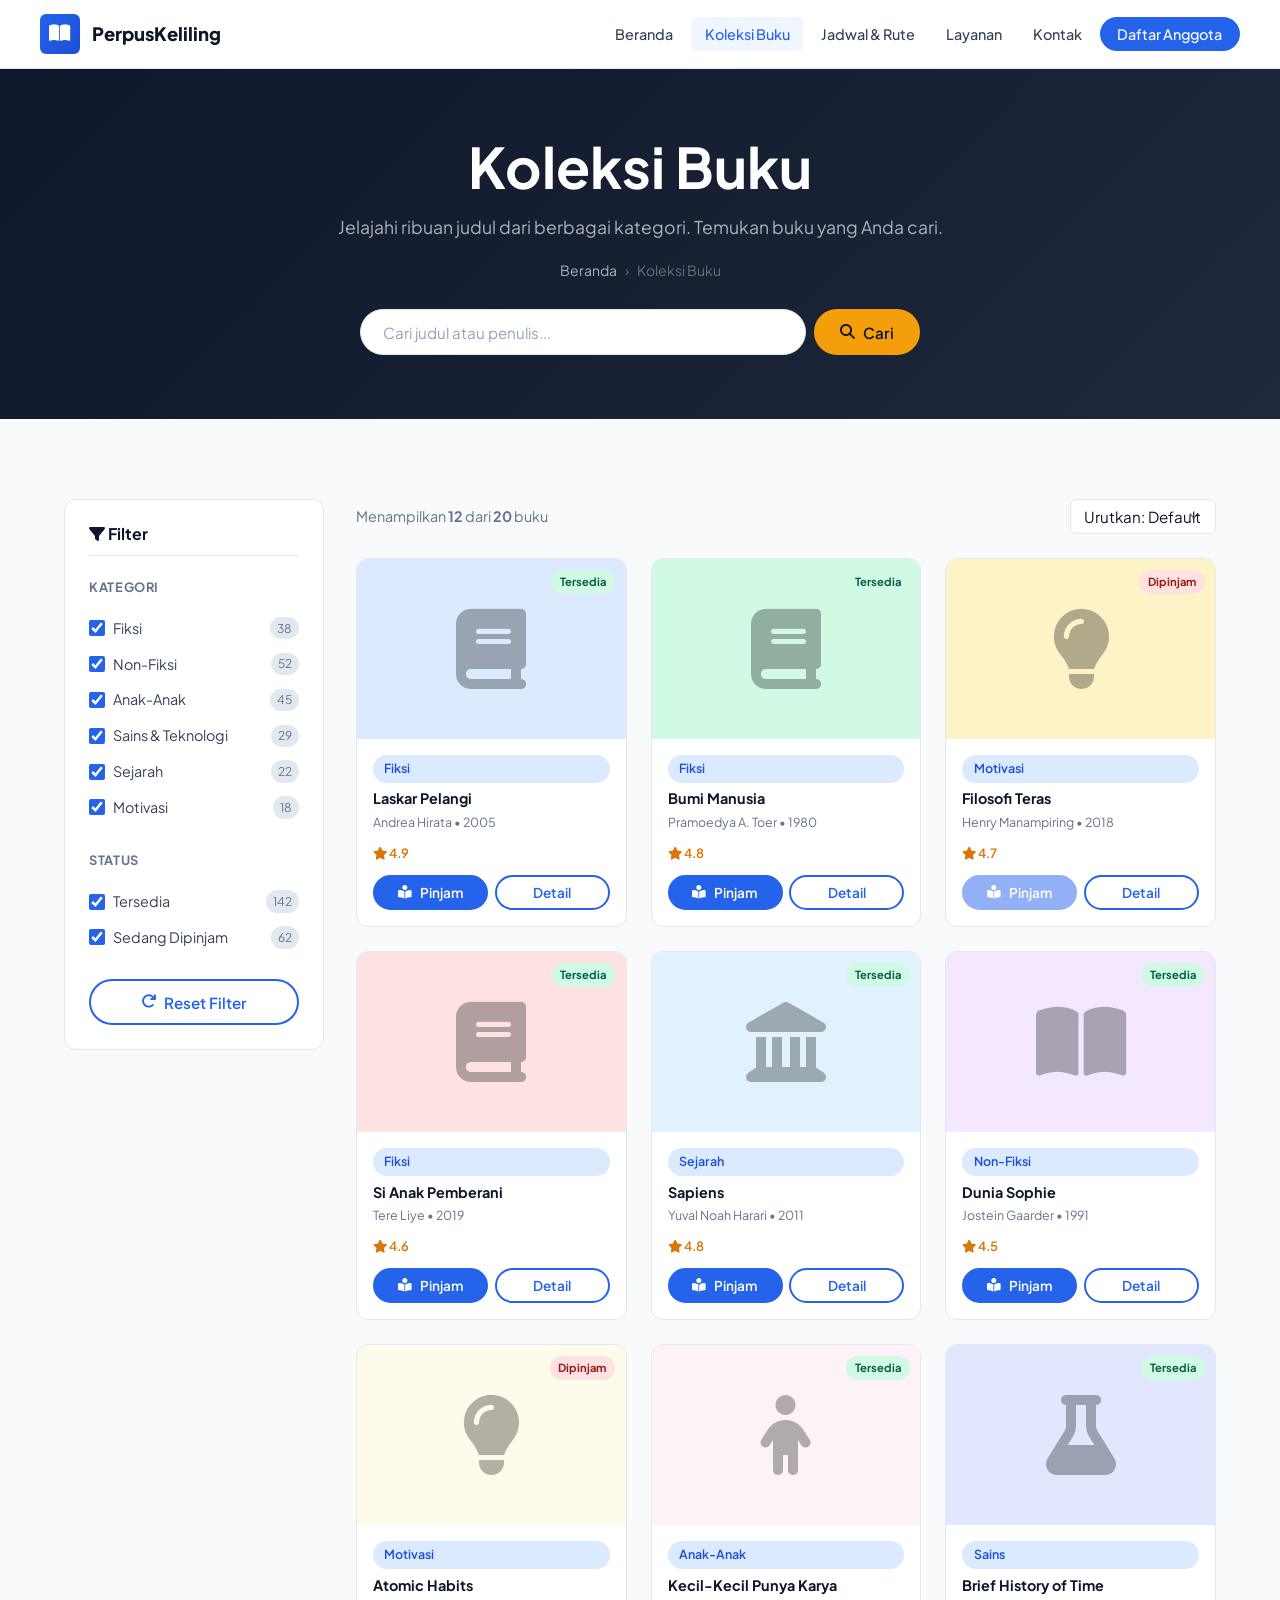
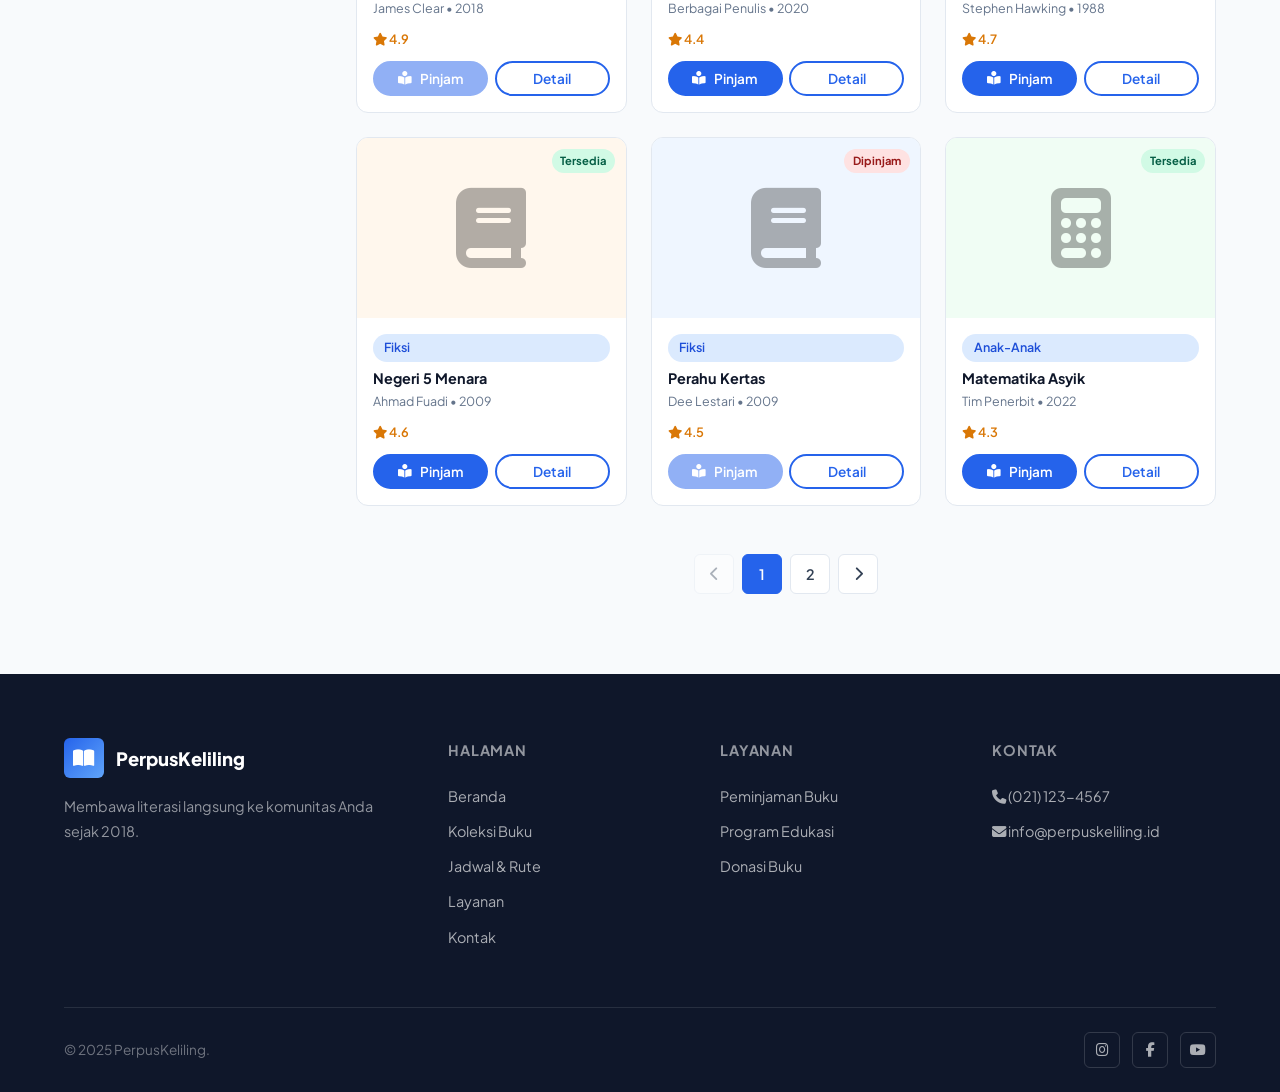
<file: koleksi.html>
<!DOCTYPE html>
<html lang="id">

<head>
    <meta charset="UTF-8">
    <meta name="viewport" content="width=device-width, initial-scale=1.0">
    <meta name="description" content="Katalog koleksi buku Perpustakaan Keliling. Cari dan temukan buku favorit Anda.">
    <title>Koleksi Buku — Perpustakaan Keliling</title>
    <link rel="preconnect" href="https://fonts.googleapis.com">
    <link rel="preconnect" href="https://fonts.gstatic.com" crossorigin>
    <link
        href="https://fonts.googleapis.com/css2?family=Plus+Jakarta+Sans:wght@300;400;500;600;700;800&family=Merriweather:wght@400;700&display=swap"
        rel="stylesheet">
    <link rel="stylesheet" href="https://cdnjs.cloudflare.com/ajax/libs/font-awesome/6.5.0/css/all.min.css">
    <link rel="stylesheet" href="style.css">
    <style>
        .katalog-layout {
            display: grid;
            grid-template-columns: 260px 1fr;
            gap: 2rem;
            align-items: start;
        }

        .filter-sidebar {
            background: var(--white);
            border: 1px solid var(--border);
            border-radius: var(--radius);
            padding: 1.5rem;
            position: sticky;
            top: 84px;
        }

        .filter-title {
            font-size: 1rem;
            font-weight: 700;
            margin-bottom: 1.25rem;
            padding-bottom: .75rem;
            border-bottom: 1px solid var(--border);
        }

        .filter-group {
            margin-bottom: 1.5rem;
        }

        .filter-group-title {
            font-size: .8rem;
            font-weight: 700;
            text-transform: uppercase;
            letter-spacing: .05em;
            color: var(--gray);
            margin-bottom: .75rem;
        }

        .filter-option {
            display: flex;
            align-items: center;
            gap: .5rem;
            padding: .4rem 0;
            cursor: pointer;
            font-size: .9rem;
            color: var(--dark-3);
        }

        .filter-option input[type="checkbox"] {
            width: 16px;
            height: 16px;
            accent-color: var(--primary);
            cursor: pointer;
        }

        .filter-count {
            margin-left: auto;
            font-size: .75rem;
            background: var(--border);
            color: var(--gray);
            padding: .1rem .45rem;
            border-radius: 9999px;
        }

        .katalog-grid {
            display: grid;
            grid-template-columns: repeat(auto-fill, minmax(200px, 1fr));
            gap: 1.5rem;
        }

        .book-card {
            background: var(--white);
            border-radius: var(--radius);
            border: 1px solid var(--border);
            overflow: hidden;
            transition: var(--transition);
            display: flex;
            flex-direction: column;
            cursor: pointer;
        }

        .book-card:hover {
            box-shadow: var(--shadow-lg);
            transform: translateY(-5px);
            border-color: var(--primary);
        }

        .book-cover {
            width: 100%;
            height: 180px;
            display: flex;
            align-items: center;
            justify-content: center;
            font-size: 2.5rem;
            position: relative;
            color: rgba(0, 0, 0, .3);
        }

        .status-tag {
            position: absolute;
            top: .65rem;
            right: .65rem;
            font-size: .7rem;
            font-weight: 700;
            padding: .2rem .55rem;
            border-radius: 9999px;
        }

        .book-body {
            padding: 1rem;
            flex: 1;
            display: flex;
            flex-direction: column;
        }

        .book-title {
            font-size: .9rem;
            font-weight: 700;
            color: var(--dark);
            margin-bottom: .25rem;
            margin-top: .4rem;
            line-height: 1.3;
        }

        .book-author {
            font-size: .78rem;
            color: var(--gray);
            margin-bottom: .5rem;
        }

        .book-rating {
            font-size: .8rem;
            color: var(--secondary-dark);
            font-weight: 600;
            margin-bottom: .65rem;
        }

        .book-actions {
            display: flex;
            gap: .4rem;
            margin-top: auto;
        }

        .book-actions .btn {
            flex: 1;
            justify-content: center;
        }

        .result-bar {
            display: flex;
            align-items: center;
            justify-content: space-between;
            margin-bottom: 1.5rem;
            flex-wrap: wrap;
            gap: .75rem;
        }

        .result-count {
            font-size: .9rem;
            color: var(--gray);
        }

        .pagination {
            display: flex;
            justify-content: center;
            gap: .5rem;
            margin-top: 3rem;
            flex-wrap: wrap;
        }

        .page-btn {
            width: 40px;
            height: 40px;
            border: 1.5px solid var(--border);
            border-radius: var(--radius-sm);
            background: var(--white);
            cursor: pointer;
            font-family: var(--font);
            font-size: .9rem;
            font-weight: 600;
            color: var(--dark-3);
            transition: var(--transition);
            display: flex;
            align-items: center;
            justify-content: center;
        }

        .page-btn:hover,
        .page-btn.active {
            background: var(--primary);
            border-color: var(--primary);
            color: #fff;
        }

        .page-btn:disabled {
            opacity: .4;
            cursor: not-allowed;
        }

        .book-detail-header {
            display: flex;
            gap: 1.5rem;
            margin-bottom: 1.5rem;
        }

        .book-detail-cover {
            width: 110px;
            height: 150px;
            border-radius: var(--radius-sm);
            display: flex;
            align-items: center;
            justify-content: center;
            font-size: 2.5rem;
            flex-shrink: 0;
            color: rgba(0, 0, 0, .3);
        }

        .book-detail-desc {
            font-size: .9rem;
            line-height: 1.75;
        }

        @media (max-width: 900px) {
            .katalog-layout {
                grid-template-columns: 1fr;
            }

            .filter-sidebar {
                position: static;
            }
        }

        @media (max-width: 480px) {
            .katalog-grid {
                grid-template-columns: repeat(2, 1fr);
            }
        }
    </style>
</head>

<body>

    <nav class="navbar">
        <div class="navbar-inner">
            <a href="index.html" class="navbar-brand">
                <div class="brand-icon"><i class="fas fa-book-open"></i></div>
                <span>PerpusKeliling</span>
            </a>
            <ul class="nav-links">
                <li><a href="index.html">Beranda</a></li>
                <li><a href="koleksi.html" class="active">Koleksi Buku</a></li>
                <li><a href="jadwal.html">Jadwal &amp; Rute</a></li>
                <li><a href="layanan.html">Layanan</a></li>
                <li><a href="kontak.html">Kontak</a></li>
                <li><a href="kontak.html#daftar" class="nav-cta">Daftar Anggota</a></li>
            </ul>
            <button class="hamburger" id="hamburger" aria-label="Menu">
                <i class="fas fa-bars"></i>
            </button>
        </div>
        <div class="mobile-menu" id="mobileMenu">
            <a href="index.html"><i class="fas fa-home"></i> Beranda</a>
            <a href="koleksi.html"><i class="fas fa-book-open"></i> Koleksi Buku</a>
            <a href="jadwal.html"><i class="fas fa-calendar-alt"></i> Jadwal &amp; Rute</a>
            <a href="layanan.html"><i class="fas fa-th-list"></i> Layanan</a>
            <a href="kontak.html"><i class="fas fa-envelope"></i> Kontak</a>
        </div>
    </nav>

    <section class="page-hero">
        <div class="container">
            <h1>Koleksi Buku</h1>
            <p>Jelajahi ribuan judul dari berbagai kategori. Temukan buku yang Anda cari.</p>
            <nav class="breadcrumb">
                <a href="index.html">Beranda</a>
                <span>&rsaquo;</span>
                <span>Koleksi Buku</span>
            </nav>
            <div style="margin-top:1.75rem;">
                <div class="search-bar">
                    <label for="searchInput" class="sr-only">Cari buku</label>
                    <input type="search" id="searchInput" class="form-control" placeholder="Cari judul atau penulis...">
                    <button class="btn btn-secondary" id="searchBtn">
                        <i class="fas fa-search"></i> Cari
                    </button>
                </div>
            </div>
        </div>
    </section>

    <section class="section" style="background:var(--bg);">
        <div class="container">
            <div class="katalog-layout">

                <aside class="filter-sidebar">
                    <h2 class="filter-title"><i class="fas fa-filter"></i> Filter</h2>
                    <div class="filter-group">
                        <p class="filter-group-title">Kategori</p>
                        <label class="filter-option"><input type="checkbox" class="filter-kategori" value="Fiksi"
                                checked> Fiksi <span class="filter-count">38</span></label>
                        <label class="filter-option"><input type="checkbox" class="filter-kategori" value="Non-Fiksi"
                                checked> Non-Fiksi <span class="filter-count">52</span></label>
                        <label class="filter-option"><input type="checkbox" class="filter-kategori" value="Anak-Anak"
                                checked> Anak-Anak <span class="filter-count">45</span></label>
                        <label class="filter-option"><input type="checkbox" class="filter-kategori" value="Sains"
                                checked> Sains &amp; Teknologi <span class="filter-count">29</span></label>
                        <label class="filter-option"><input type="checkbox" class="filter-kategori" value="Sejarah"
                                checked> Sejarah <span class="filter-count">22</span></label>
                        <label class="filter-option"><input type="checkbox" class="filter-kategori" value="Motivasi"
                                checked> Motivasi <span class="filter-count">18</span></label>
                    </div>
                    <div class="filter-group">
                        <p class="filter-group-title">Status</p>
                        <label class="filter-option"><input type="checkbox" class="filter-status" value="Tersedia"
                                checked> Tersedia <span class="filter-count">142</span></label>
                        <label class="filter-option"><input type="checkbox" class="filter-status" value="Dipinjam"
                                checked> Sedang Dipinjam <span class="filter-count">62</span></label>
                    </div>
                    <button class="btn btn-outline" id="resetFilter" style="width:100%;justify-content:center;">
                        <i class="fas fa-redo"></i> Reset Filter
                    </button>
                </aside>

                <main>
                    <div class="result-bar">
                        <p class="result-count" id="resultCount">Menampilkan <strong>0</strong> buku</p>
                        <div style="display:flex;align-items:center;gap:.5rem;font-size:.9rem;">
                            <label for="sortSelect" class="sr-only">Urutkan</label>
                            <select id="sortSelect" class="form-control" style="width:auto;padding:.45rem .85rem;">
                                <option value="default">Urutkan: Default</option>
                                <option value="judul">Judul A-Z</option>
                                <option value="rating">Rating Tertinggi</option>
                                <option value="tahun">Tahun Terbaru</option>
                            </select>
                        </div>
                    </div>

                    <div class="katalog-grid" id="bookGrid"></div>

                    <div id="emptyMsg" class="hidden" style="text-align:center;padding:3rem 1rem;">
                        <i class="fas fa-box-open fa-3x" style="color:var(--gray-light);margin-bottom:1rem;"></i>
                        <h3>Buku Tidak Ditemukan</h3>
                        <p>Coba ubah kata kunci atau filter pencarian Anda.</p>
                    </div>

                    <div class="pagination" id="pagination"></div>
                </main>
            </div>
        </div>
    </section>

    <div class="modal-overlay" id="bookModal">
        <div class="modal-box">
            <div class="modal-header">
                <h2 id="modalBookTitle" style="font-size:1.1rem;">Detail Buku</h2>
                <button class="modal-close" onclick="toggleModal('bookModal', false)">
                    <i class="fas fa-times"></i>
                </button>
            </div>
            <div id="modalBookContent"></div>
            <div style="display:flex;gap:.75rem;margin-top:1.5rem;">
                <button class="btn btn-primary" id="modalPinjamBtn" style="flex:1;justify-content:center;"
                    onclick="pinjamBuku()">
                    <i class="fas fa-book-reader"></i> Pinjam Buku Ini
                </button>
                <button class="btn btn-outline" onclick="toggleModal('bookModal', false)"
                    style="justify-content:center;">Tutup</button>
            </div>
        </div>
    </div>

    <footer class="footer">
        <div class="container">
            <div class="footer-grid">
                <div>
                    <div class="footer-brand">
                        <div class="brand-icon"><i class="fas fa-book-open"></i></div>
                        PerpusKeliling
                    </div>
                    <p>Membawa literasi langsung ke komunitas Anda sejak 2018.</p>
                </div>
                <div>
                    <p class="footer-heading">Halaman</p>
                    <ul class="footer-links">
                        <li><a href="index.html">Beranda</a></li>
                        <li><a href="koleksi.html">Koleksi Buku</a></li>
                        <li><a href="jadwal.html">Jadwal &amp; Rute</a></li>
                        <li><a href="layanan.html">Layanan</a></li>
                        <li><a href="kontak.html">Kontak</a></li>
                    </ul>
                </div>
                <div>
                    <p class="footer-heading">Layanan</p>
                    <ul class="footer-links">
                        <li><a href="layanan.html">Peminjaman Buku</a></li>
                        <li><a href="layanan.html">Program Edukasi</a></li>
                        <li><a href="layanan.html">Donasi Buku</a></li>
                    </ul>
                </div>
                <div>
                    <p class="footer-heading">Kontak</p>
                    <ul class="footer-links">
                        <li><a href="tel:+62211234567"><i class="fas fa-phone"></i> (021) 123-4567</a></li>
                        <li><a href="mailto:info@perpuskeliling.id"><i class="fas fa-envelope"></i>
                                info@perpuskeliling.id</a></li>
                    </ul>
                </div>
            </div>
            <div class="footer-bottom">
                <p style="color:rgba(255,255,255,.4);font-size:.85rem;">&copy; 2025 PerpusKeliling.</p>
                <div class="footer-socials">
                    <a href="#" aria-label="Instagram"><i class="fab fa-instagram"></i></a>
                    <a href="#" aria-label="Facebook"><i class="fab fa-facebook-f"></i></a>
                    <a href="#" aria-label="YouTube"><i class="fab fa-youtube"></i></a>
                </div>
            </div>
        </div>
    </footer>

    <button class="scroll-top" id="scrollTopBtn" aria-label="Kembali ke atas">
        <i class="fas fa-chevron-up"></i>
    </button>

    <script src="main.js"></script>
    <script>
        var BUKU_DATA = [
            { id: 1, judul: "Laskar Pelangi", penulis: "Andrea Hirata", kategori: "Fiksi", status: "Tersedia", rating: 4.9, tahun: 2005, warna: "#DBEAFE", icon: "fa-book", isbn: "978-979-1341-00-1", deskripsi: "Novel yang mengisahkan perjuangan anak-anak Belitung untuk mengenyam pendidikan." },
            { id: 2, judul: "Bumi Manusia", penulis: "Pramoedya A. Toer", kategori: "Fiksi", status: "Tersedia", rating: 4.8, tahun: 1980, warna: "#D1FAE5", icon: "fa-book", isbn: "978-979-407-059-3", deskripsi: "Karya agung Pramoedya tentang perjuangan seorang pemuda pribumi di era kolonial." },
            { id: 3, judul: "Filosofi Teras", penulis: "Henry Manampiring", kategori: "Motivasi", status: "Dipinjam", rating: 4.7, tahun: 2018, warna: "#FEF3C7", icon: "fa-lightbulb", isbn: "978-602-06-1493-9", deskripsi: "Panduan menjalani hidup tenang berdasarkan filosofi Stoik untuk pembaca Indonesia." },
            { id: 4, judul: "Si Anak Pemberani", penulis: "Tere Liye", kategori: "Fiksi", status: "Tersedia", rating: 4.6, tahun: 2019, warna: "#FEE2E2", icon: "fa-book", isbn: "978-602-291-551-7", deskripsi: "Kisah petualangan anak-anak di pedalaman Sumatra yang penuh keberanian." },
            { id: 5, judul: "Sapiens", penulis: "Yuval Noah Harari", kategori: "Sejarah", status: "Tersedia", rating: 4.8, tahun: 2011, warna: "#E0F2FE", icon: "fa-landmark", isbn: "978-0-06-231609-7", deskripsi: "Sejarah singkat umat manusia dari masa prasejarah hingga revolusi industri." },
            { id: 6, judul: "Dunia Sophie", penulis: "Jostein Gaarder", kategori: "Non-Fiksi", status: "Tersedia", rating: 4.5, tahun: 1991, warna: "#F3E8FF", icon: "fa-book-open", isbn: "978-979-22-1251-4", deskripsi: "Novel filsafat yang mengajak pembaca menjelajahi sejarah filsafat Barat." },
            { id: 7, judul: "Atomic Habits", penulis: "James Clear", kategori: "Motivasi", status: "Dipinjam", rating: 4.9, tahun: 2018, warna: "#FFFBEB", icon: "fa-lightbulb", isbn: "978-0-7352-1129-2", deskripsi: "Panduan ilmiah untuk membangun kebiasaan kecil yang menghasilkan perubahan besar." },
            { id: 8, judul: "Kecil-Kecil Punya Karya", penulis: "Berbagai Penulis", kategori: "Anak-Anak", status: "Tersedia", rating: 4.4, tahun: 2020, warna: "#FDF2F8", icon: "fa-child", isbn: "978-979-22-5678-1", deskripsi: "Antologi karya tulis anak-anak Indonesia yang menginspirasi." },
            { id: 9, judul: "Brief History of Time", penulis: "Stephen Hawking", kategori: "Sains", status: "Tersedia", rating: 4.7, tahun: 1988, warna: "#E0E7FF", icon: "fa-flask", isbn: "978-0-553-38016-3", deskripsi: "Eksplorasi ilmu fisika modern dari Big Bang hingga lubang hitam." },
            { id: 10, judul: "Negeri 5 Menara", penulis: "Ahmad Fuadi", kategori: "Fiksi", status: "Tersedia", rating: 4.6, tahun: 2009, warna: "#FFF7ED", icon: "fa-book", isbn: "978-979-22-4931-8", deskripsi: "Kisah inspiratif santri dari Sumatra yang mengejar mimpi ke berbagai penjuru dunia." },
            { id: 11, judul: "Perahu Kertas", penulis: "Dee Lestari", kategori: "Fiksi", status: "Dipinjam", rating: 4.5, tahun: 2009, warna: "#EFF6FF", icon: "fa-book", isbn: "978-979-22-5143-4", deskripsi: "Kisah cinta antara Kugy dan Keenan yang penuh mimpi dan perjalanan menemukan diri." },
            { id: 12, judul: "Matematika Asyik", penulis: "Tim Penerbit", kategori: "Anak-Anak", status: "Tersedia", rating: 4.3, tahun: 2022, warna: "#F0FDF4", icon: "fa-calculator", isbn: "978-979-12-3456-0", deskripsi: "Buku belajar matematika yang dikemas menyenangkan untuk anak usia 6-12 tahun." },
            { id: 13, judul: "Rich Dad Poor Dad", penulis: "Robert Kiyosaki", kategori: "Motivasi", status: "Tersedia", rating: 4.4, tahun: 1997, warna: "#FFFBEB", icon: "fa-lightbulb", isbn: "978-1-5154-3003-5", deskripsi: "Pelajaran tentang keuangan dan investasi berdasarkan perbandingan dua figur ayah." },
            { id: 14, judul: "Sejarah Indonesia Modern", penulis: "M.C. Ricklefs", kategori: "Sejarah", status: "Tersedia", rating: 4.6, tahun: 2001, warna: "#FEF3C7", icon: "fa-landmark", isbn: "978-0-230-54685-1", deskripsi: "Kajian mendalam tentang sejarah Indonesia dari abad ke-16 hingga era reformasi." },
            { id: 15, judul: "Coding untuk Anak", penulis: "DK Publishing", kategori: "Sains", status: "Dipinjam", rating: 4.5, tahun: 2021, warna: "#EDE9FE", icon: "fa-laptop", isbn: "978-0-24-137896-2", deskripsi: "Panduan belajar pemrograman yang ramah anak dengan proyek-proyek menyenangkan." },
            { id: 16, judul: "The Alchemist", penulis: "Paulo Coelho", kategori: "Fiksi", status: "Tersedia", rating: 4.8, tahun: 1988, warna: "#FDF4FF", icon: "fa-book", isbn: "978-0-06-231500-7", deskripsi: "Kisah seorang gembala muda Spanyol yang menempuh perjalanan menuju mimpinya." },
            { id: 17, judul: "Ensiklopedia Anak", penulis: "Tim Ilmu", kategori: "Anak-Anak", status: "Tersedia", rating: 4.7, tahun: 2020, warna: "#ECFDF5", icon: "fa-book-open", isbn: "978-602-123-789-4", deskripsi: "Ensiklopedia lengkap yang menjelaskan sains, alam, dan teknologi untuk anak." },
            { id: 18, judul: "7 Habits", penulis: "Stephen Covey", kategori: "Motivasi", status: "Dipinjam", rating: 4.7, tahun: 1989, warna: "#F0F9FF", icon: "fa-lightbulb", isbn: "978-0-7432-6951-3", deskripsi: "Tujuh kebiasaan yang membantu seseorang menjadi lebih efektif dalam kehidupan." },
            { id: 19, judul: "Hujan", penulis: "Tere Liye", kategori: "Fiksi", status: "Tersedia", rating: 4.5, tahun: 2016, warna: "#EFF6FF", icon: "fa-book", isbn: "978-602-291-240-0", deskripsi: "Kisah masa depan tentang seorang gadis bernama Lail dan tumpukan kenangan." },
            { id: 20, judul: "Ketika Aku Belum Dewasa", penulis: "Asma Nadia", kategori: "Fiksi", status: "Tersedia", rating: 4.3, tahun: 2015, warna: "#FDF2F8", icon: "fa-book", isbn: "978-602-219-135-4", deskripsi: "Novel remaja yang mengangkat tema persahabatan dan perjalanan tumbuh dewasa." }
        ];

        var state = {
            query: '',
            kategori: ['Fiksi', 'Non-Fiksi', 'Anak-Anak', 'Sains', 'Sejarah', 'Motivasi'],
            status: ['Tersedia', 'Dipinjam'],
            sort: 'default',
            page: 1,
            perPage: 12,
            selected: null
        };

        function renderGrid() {
            var grid = document.getElementById('bookGrid');
            var emptyMsg = document.getElementById('emptyMsg');
            var resCount = document.getElementById('resultCount');

            var filtered = [];
            for (var i = 0; i < BUKU_DATA.length; i++) {
                var b = BUKU_DATA[i];
                var matchQuery = b.judul.toLowerCase().indexOf(state.query.toLowerCase()) !== -1 ||
                    b.penulis.toLowerCase().indexOf(state.query.toLowerCase()) !== -1;
                var matchKat = state.kategori.indexOf(b.kategori) !== -1;
                var matchStatus = state.status.indexOf(b.status) !== -1;
                if (matchQuery && matchKat && matchStatus) {
                    filtered.push(b);
                }
            }

            if (state.sort === 'judul') {
                filtered.sort(function (a, b) { return a.judul.localeCompare(b.judul); });
            } else if (state.sort === 'rating') {
                filtered.sort(function (a, b) { return b.rating - a.rating; });
            } else if (state.sort === 'tahun') {
                filtered.sort(function (a, b) { return b.tahun - a.tahun; });
            }

            var total = filtered.length;
            var totalPages = Math.max(1, Math.ceil(total / state.perPage));
            if (state.page > totalPages) state.page = totalPages;

            var startIdx = (state.page - 1) * state.perPage;
            var paginated = filtered.slice(startIdx, startIdx + state.perPage);

            resCount.innerHTML = 'Menampilkan <strong>' + paginated.length + '</strong> dari <strong>' + total + '</strong> buku';

            if (paginated.length === 0) {
                grid.innerHTML = '';
                emptyMsg.classList.remove('hidden');
                renderPagination(0, totalPages);
                return;
            }

            emptyMsg.classList.add('hidden');
            grid.innerHTML = '';

            for (var j = 0; j < paginated.length; j++) {
                var buku = paginated[j];
                var statusClass = buku.status === 'Tersedia' ? 'badge-green' : 'badge-red';
                var disabled = buku.status === 'Dipinjam' ? 'disabled style="opacity:.5;"' : '';

                var cardHTML = '<article class="book-card" onclick="openBookModal(' + buku.id + ')" tabindex="0">';
                cardHTML += '<div class="book-cover" style="background:' + buku.warna + ';">';
                cardHTML += '<i class="fas ' + buku.icon + ' fa-2x"></i>';
                cardHTML += '<span class="status-tag ' + statusClass + '">' + buku.status + '</span>';
                cardHTML += '</div>';
                cardHTML += '<div class="book-body">';
                cardHTML += '<span class="badge badge-blue">' + buku.kategori + '</span>';
                cardHTML += '<p class="book-title">' + buku.judul + '</p>';
                cardHTML += '<p class="book-author">' + buku.penulis + ' &bull; ' + buku.tahun + '</p>';
                cardHTML += '<p class="book-rating"><i class="fas fa-star"></i> ' + buku.rating.toFixed(1) + '</p>';
                cardHTML += '<div class="book-actions">';
                cardHTML += '<button class="btn btn-primary btn-sm" ' + disabled + ' onclick="event.stopPropagation();pinjamLangsung(' + buku.id + ')"><i class="fas fa-book-reader"></i> Pinjam</button>';
                cardHTML += '<button class="btn btn-outline btn-sm" onclick="event.stopPropagation();openBookModal(' + buku.id + ')">Detail</button>';
                cardHTML += '</div></div></article>';

                grid.innerHTML += cardHTML;
            }

            renderPagination(total, totalPages);
        }

        function renderPagination(total, totalPages) {
            var pag = document.getElementById('pagination');
            if (total === 0) { pag.innerHTML = ''; return; }

            var html = '<button class="page-btn" onclick="changePage(' + (state.page - 1) + ')"' + (state.page === 1 ? ' disabled' : '') + '><i class="fas fa-chevron-left"></i></button>';
            for (var i = 1; i <= totalPages; i++) {
                var active = i === state.page ? ' active' : '';
                html += '<button class="page-btn' + active + '" onclick="changePage(' + i + ')">' + i + '</button>';
            }
            html += '<button class="page-btn" onclick="changePage(' + (state.page + 1) + ')"' + (state.page === totalPages ? ' disabled' : '') + '><i class="fas fa-chevron-right"></i></button>';
            pag.innerHTML = html;
        }

        function changePage(p) {
            if (p < 1) return;
            state.page = p;
            renderGrid();
            window.scrollTo({ top: 300, behavior: 'smooth' });
        }

        function openBookModal(id) {
            var buku = null;
            for (var i = 0; i < BUKU_DATA.length; i++) {
                if (BUKU_DATA[i].id === id) { buku = BUKU_DATA[i]; break; }
            }
            if (!buku) return;
            state.selected = id;

            document.getElementById('modalBookTitle').textContent = buku.judul;
            var pinjamBtn = document.getElementById('modalPinjamBtn');
            pinjamBtn.disabled = buku.status === 'Dipinjam';
            pinjamBtn.innerHTML = buku.status === 'Dipinjam'
                ? '<i class="fas fa-times"></i> Sedang Dipinjam'
                : '<i class="fas fa-book-reader"></i> Pinjam Buku Ini';
            pinjamBtn.style.opacity = buku.status === 'Dipinjam' ? '.6' : '1';

            var statusClass = buku.status === 'Tersedia' ? 'badge-green' : 'badge-red';
            var content = '<div class="book-detail-header">';
            content += '<div class="book-detail-cover" style="background:' + buku.warna + ';"><i class="fas ' + buku.icon + ' fa-2x"></i></div>';
            content += '<div>';
            content += '<h3 style="margin-bottom:.25rem;">' + buku.judul + '</h3>';
            content += '<p style="color:var(--gray);font-size:.9rem;margin-bottom:.5rem;">' + buku.penulis + '</p>';
            content += '<div style="display:flex;gap:.5rem;flex-wrap:wrap;margin-bottom:.5rem;">';
            content += '<span class="badge badge-blue">' + buku.kategori + '</span>';
            content += '<span class="badge ' + statusClass + '">' + buku.status + '</span>';
            content += '</div>';
            content += '<p style="font-size:.8rem;color:var(--gray);">ISBN: ' + buku.isbn + ' &bull; ' + buku.tahun + '</p>';
            content += '<p style="font-size:.85rem;font-weight:600;color:var(--secondary-dark);margin-top:.4rem;"><i class="fas fa-star"></i> ' + buku.rating.toFixed(1) + ' / 5.0</p>';
            content += '</div></div>';
            content += '<p class="book-detail-desc">' + buku.deskripsi + '</p>';

            document.getElementById('modalBookContent').innerHTML = content;
            toggleModal('bookModal', true);
        }

        function pinjamBuku() {
            for (var i = 0; i < BUKU_DATA.length; i++) {
                if (BUKU_DATA[i].id === state.selected) {
                    if (BUKU_DATA[i].status === 'Dipinjam') return;
                    BUKU_DATA[i].status = 'Dipinjam';
                    showToast('Berhasil meminjam "' + BUKU_DATA[i].judul + '"!', 'success');
                    break;
                }
            }
            toggleModal('bookModal', false);
            renderGrid();
        }

        function pinjamLangsung(id) {
            for (var i = 0; i < BUKU_DATA.length; i++) {
                if (BUKU_DATA[i].id === id) {
                    if (BUKU_DATA[i].status === 'Dipinjam') return;
                    BUKU_DATA[i].status = 'Dipinjam';
                    showToast('Berhasil meminjam "' + BUKU_DATA[i].judul + '"!', 'success');
                    break;
                }
            }
            renderGrid();
        }

        document.getElementById('searchBtn').addEventListener('click', function () {
            state.query = document.getElementById('searchInput').value.trim();
            state.page = 1;
            renderGrid();
        });

        document.getElementById('searchInput').addEventListener('input', function () {
            state.query = this.value.trim();
            state.page = 1;
            renderGrid();
        });

        document.getElementById('sortSelect').addEventListener('change', function () {
            state.sort = this.value;
            state.page = 1;
            renderGrid();
        });

        document.querySelectorAll('.filter-kategori').forEach(function (cb) {
            cb.addEventListener('change', function () {
                state.kategori = [];
                document.querySelectorAll('.filter-kategori:checked').forEach(function (c) {
                    state.kategori.push(c.value);
                });
                state.page = 1;
                renderGrid();
            });
        });

        document.querySelectorAll('.filter-status').forEach(function (cb) {
            cb.addEventListener('change', function () {
                state.status = [];
                document.querySelectorAll('.filter-status:checked').forEach(function (c) {
                    state.status.push(c.value);
                });
                state.page = 1;
                renderGrid();
            });
        });

        document.getElementById('resetFilter').addEventListener('click', function () {
            document.querySelectorAll('.filter-kategori, .filter-status').forEach(function (cb) { cb.checked = true; });
            document.getElementById('searchInput').value = '';
            document.getElementById('sortSelect').value = 'default';
            state = { query: '', kategori: ['Fiksi', 'Non-Fiksi', 'Anak-Anak', 'Sains', 'Sejarah', 'Motivasi'], status: ['Tersedia', 'Dipinjam'], sort: 'default', page: 1, perPage: 12, selected: null };
            renderGrid();
            showToast('Filter direset', 'info');
        });

        renderGrid();
    </script>
</body>

</html>
</file>
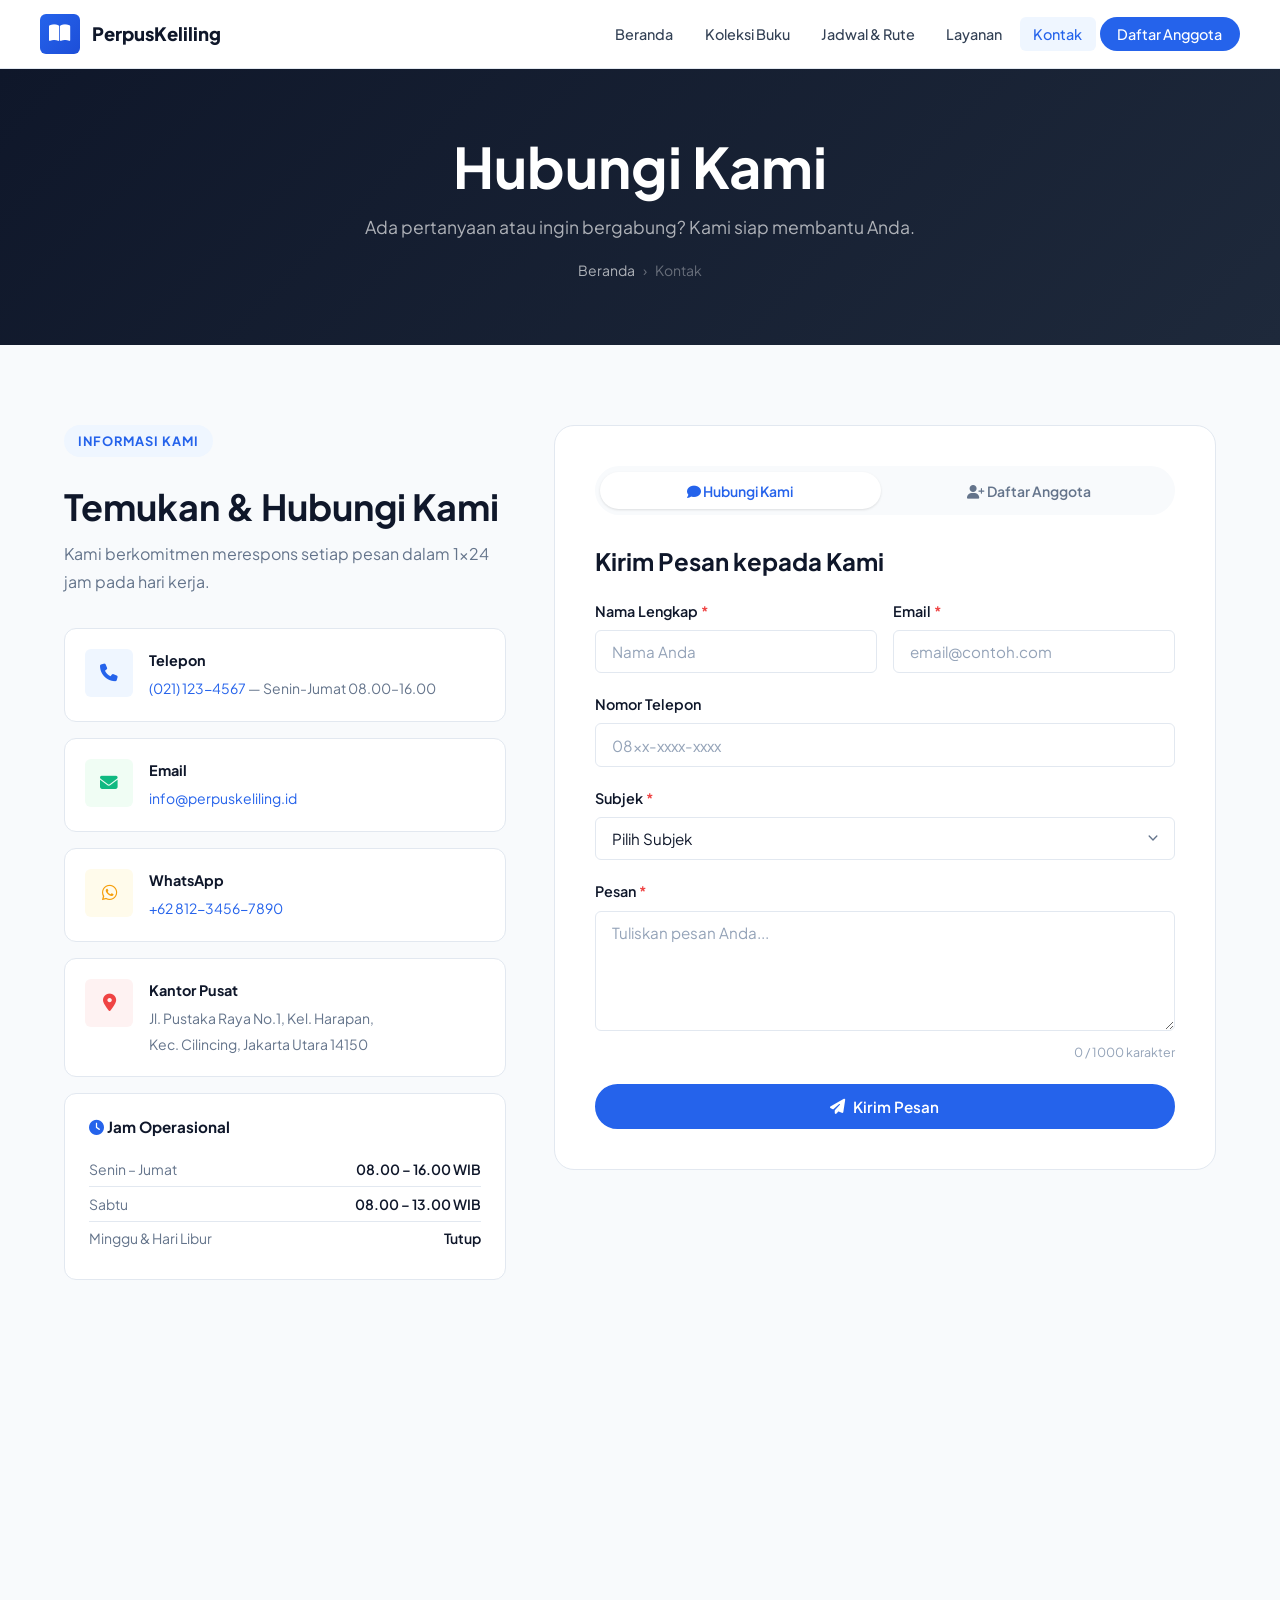
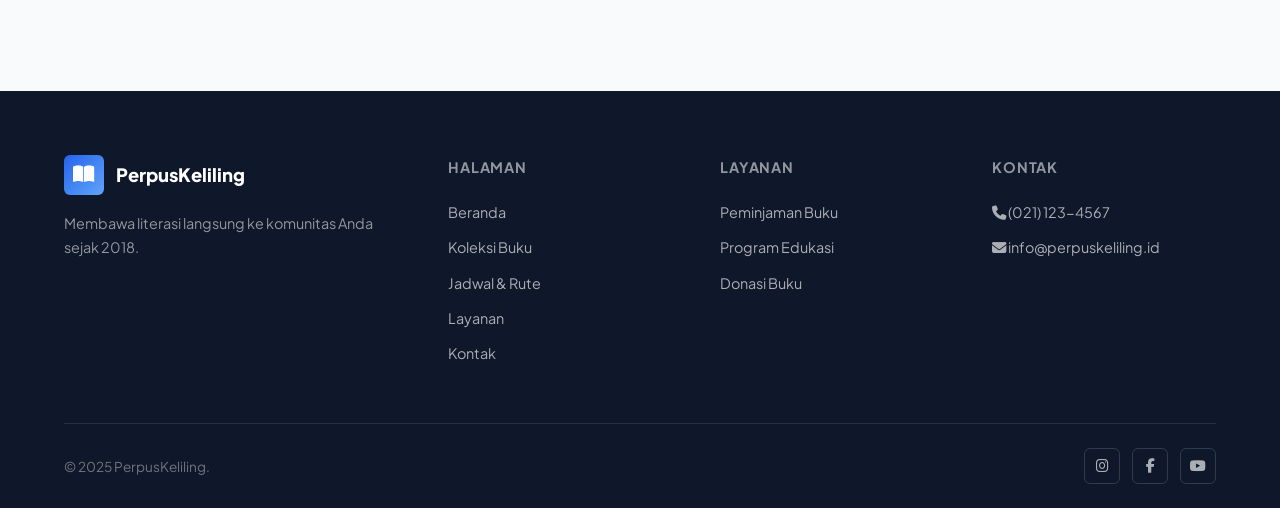
<file: kontak.html>
<!DOCTYPE html>
<html lang="id">

<head>
    <meta charset="UTF-8">
    <meta name="viewport" content="width=device-width, initial-scale=1.0">
    <meta name="description"
        content="Hubungi Perpustakaan Keliling — daftar anggota, ajukan pertanyaan, dan sampaikan saran.">
    <title>Kontak — Perpustakaan Keliling</title>
    <link rel="preconnect" href="https://fonts.googleapis.com">
    <link rel="preconnect" href="https://fonts.gstatic.com" crossorigin>
    <link
        href="https://fonts.googleapis.com/css2?family=Plus+Jakarta+Sans:wght@300;400;500;600;700;800&family=Merriweather:wght@400;700&display=swap"
        rel="stylesheet">
    <link rel="stylesheet" href="https://cdnjs.cloudflare.com/ajax/libs/font-awesome/6.5.0/css/all.min.css">
    <link rel="stylesheet" href="style.css">
    <style>
        .kontak-layout {
            display: grid;
            grid-template-columns: 1fr 1.5fr;
            gap: 3rem;
            align-items: start;
        }

        .kontak-info-item {
            display: flex;
            align-items: flex-start;
            gap: 1rem;
            padding: 1.25rem;
            background: var(--white);
            border: 1px solid var(--border);
            border-radius: var(--radius);
            margin-bottom: 1rem;
            transition: var(--transition);
        }

        .kontak-info-item:hover {
            border-color: var(--primary);
            box-shadow: var(--shadow-sm);
        }

        .kontak-info-icon {
            width: 48px;
            height: 48px;
            border-radius: var(--radius-sm);
            display: flex;
            align-items: center;
            justify-content: center;
            font-size: 1.1rem;
            flex-shrink: 0;
        }

        .kontak-info-text strong {
            display: block;
            font-size: .9rem;
            color: var(--dark);
            margin-bottom: .2rem;
        }

        .kontak-info-text span {
            font-size: .875rem;
            color: var(--gray);
        }

        .kontak-info-text a {
            color: var(--primary);
        }

        .kontak-info-text a:hover {
            color: var(--primary-dark);
        }

        .jam-table {
            width: 100%;
            font-size: .875rem;
        }

        .jam-table td {
            padding: .35rem 0;
            color: var(--gray);
        }

        .jam-table td:last-child {
            text-align: right;
            font-weight: 600;
            color: var(--dark);
        }

        .jam-table tr:not(:last-child) td {
            border-bottom: 1px solid var(--border);
        }

        .form-card {
            background: var(--white);
            border: 1px solid var(--border);
            border-radius: var(--radius-lg);
            padding: 2.5rem;
        }

        .form-tabs {
            display: flex;
            gap: .5rem;
            margin-bottom: 2rem;
            background: var(--bg);
            padding: .35rem;
            border-radius: 9999px;
        }

        .form-tab {
            flex: 1;
            padding: .6rem 1rem;
            border: none;
            border-radius: 9999px;
            background: transparent;
            font-family: var(--font);
            font-size: .875rem;
            font-weight: 600;
            color: var(--gray);
            cursor: pointer;
            transition: var(--transition);
            text-align: center;
        }

        .form-tab.active {
            background: var(--white);
            color: var(--primary);
            box-shadow: var(--shadow-sm);
        }

        .form-panel {
            display: none;
        }

        .form-panel.active {
            display: block;
        }

       .map-box { background:linear-gradient(135deg,var(--dark-2),var(--dark)); border-radius:var(--radius-lg); height:300px; display:flex; flex-direction:column; align-items:center; justify-content:center; color:#fff; text-align:center; padding:2rem; margin-top:1.5rem; }
.map-box i { font-size:3rem; color:#60A5FA; margin-bottom:1rem; }
.map-box h3 { color:#fff; margin-bottom:.5rem; font-size:1rem; }
.map-box p { color:rgba(255,255,255,.5); font-size:.875rem; margin-bottom:1.25rem; }
        .form-row {
            display: grid;
            grid-template-columns: 1fr 1fr;
            gap: 1rem;
        }

        .char-count {
            font-size: .78rem;
            color: var(--gray-light);
            text-align: right;
            margin-top: .3rem;
        }

        .char-count.warn {
            color: var(--danger);
        }

        @media (max-width: 900px) {
            .kontak-layout {
                grid-template-columns: 1fr;
            }
        }

        @media (max-width: 480px) {
            .form-row {
                grid-template-columns: 1fr;
            }

            .form-card {
                padding: 1.5rem;
            }
        }
    </style>
</head>

<body>

    <nav class="navbar">
        <div class="navbar-inner">
            <a href="index.html" class="navbar-brand">
                <div class="brand-icon"><i class="fas fa-book-open"></i></div>
                <span>PerpusKeliling</span>
            </a>
            <ul class="nav-links">
                <li><a href="index.html">Beranda</a></li>
                <li><a href="koleksi.html">Koleksi Buku</a></li>
                <li><a href="jadwal.html">Jadwal &amp; Rute</a></li>
                <li><a href="layanan.html">Layanan</a></li>
                <li><a href="kontak.html" class="active">Kontak</a></li>
                <li><a href="kontak.html#daftar" class="nav-cta">Daftar Anggota</a></li>
            </ul>
            <button class="hamburger" id="hamburger" aria-label="Menu">
                <i class="fas fa-bars"></i>
            </button>
        </div>
        <div class="mobile-menu" id="mobileMenu">
            <a href="index.html"><i class="fas fa-home"></i> Beranda</a>
            <a href="koleksi.html"><i class="fas fa-book-open"></i> Koleksi Buku</a>
            <a href="jadwal.html"><i class="fas fa-calendar-alt"></i> Jadwal &amp; Rute</a>
            <a href="layanan.html"><i class="fas fa-th-list"></i> Layanan</a>
            <a href="kontak.html"><i class="fas fa-envelope"></i> Kontak</a>
        </div>
    </nav>

    <section class="page-hero">
        <div class="container">
            <h1>Hubungi Kami</h1>
            <p>Ada pertanyaan atau ingin bergabung? Kami siap membantu Anda.</p>
            <nav class="breadcrumb">
                <a href="index.html">Beranda</a>
                <span>&rsaquo;</span>
                <span>Kontak</span>
            </nav>
        </div>
    </section>

    <section class="section" style="background:var(--bg);" id="daftar">
        <div class="container">
            <div class="kontak-layout">

                <div>
                    <span class="section-label">Informasi Kami</span>
                    <h2 style="margin:.75rem 0 .75rem;">Temukan &amp; Hubungi Kami</h2>
                    <p style="margin-bottom:2rem;">Kami berkomitmen merespons setiap pesan dalam 1&times;24 jam pada
                        hari kerja.</p>

                    <div class="kontak-info-item">
                        <div class="kontak-info-icon" style="background:#EFF6FF;color:var(--primary);">
                            <i class="fas fa-phone"></i>
                        </div>
                        <div class="kontak-info-text">
                            <strong>Telepon</strong>
                            <span><a href="tel:+62211234567">(021) 123-4567</a> &mdash; Senin-Jumat
                                08.00&ndash;16.00</span>
                        </div>
                    </div>

                    <div class="kontak-info-item">
                        <div class="kontak-info-icon" style="background:#F0FDF4;color:var(--accent);">
                            <i class="fas fa-envelope"></i>
                        </div>
                        <div class="kontak-info-text">
                            <strong>Email</strong>
                            <span><a href="mailto:info@perpuskeliling.id">info@perpuskeliling.id</a></span>
                        </div>
                    </div>

                    <div class="kontak-info-item">
                        <div class="kontak-info-icon" style="background:#FFFBEB;color:var(--secondary);">
                            <i class="fab fa-whatsapp"></i>
                        </div>
                        <div class="kontak-info-text">
                            <strong>WhatsApp</strong>
                            <span><a href="https://wa.me/6281234567890" target="_blank" rel="noopener">+62
                                    812-3456-7890</a></span>
                        </div>
                    </div>

                    <div class="kontak-info-item">
                        <div class="kontak-info-icon" style="background:#FEF2F2;color:#EF4444;">
                            <i class="fas fa-map-marker-alt"></i>
                        </div>
                        <div class="kontak-info-text">
                            <strong>Kantor Pusat</strong>
                            <span>Jl. Pustaka Raya No.1, Kel. Harapan,<br>Kec. Cilincing, Jakarta Utara 14150</span>
                        </div>
                    </div>

                    <div
                        style="background:var(--white);border:1px solid var(--border);border-radius:var(--radius);padding:1.5rem;margin-top:1rem;">
                        <h3 style="font-size:.95rem;margin-bottom:1rem;">
                            <i class="fas fa-clock" style="color:var(--primary);"></i> Jam Operasional
                        </h3>
                        <table class="jam-table">
                            <tbody>
                                <tr>
                                    <td>Senin &ndash; Jumat</td>
                                    <td>08.00 &ndash; 16.00 WIB</td>
                                </tr>
                                <tr>
                                    <td>Sabtu</td>
                                    <td>08.00 &ndash; 13.00 WIB</td>
                                </tr>
                                <tr>
                                    <td>Minggu &amp; Hari Libur</td>
                                    <td>Tutup</td>
                                </tr>
                            </tbody>
                        </table>
                    </div>

<iframe
    src="https://maps.google.com/maps?q=Jl.+Pustaka+Raya+No.1,+Kel.+Harapan,+Kec.+Cilincing,+Jakarta+Utara&t=&z=15&ie=UTF8&iwloc=&output=embed"
    width="100%"
    height="300"
    style="border: 0; border-radius: var(--radius-lg); margin-top: 1.5rem;"
    allowfullscreen=""
    loading="lazy"
    referrerpolicy="no-referrer-when-downgrade">
</iframe>
                </div>

                <div id="formSection">
                    <div class="form-card">
                        <div class="form-tabs">
                            <button class="form-tab active" id="tab-hubungi" onclick="switchTab('hubungi')">
                                <i class="fas fa-comment"></i> Hubungi Kami
                            </button>
                            <button class="form-tab" id="tab-daftar" onclick="switchTab('daftar')">
                                <i class="fas fa-user-plus"></i> Daftar Anggota
                            </button>
                        </div>

                        <div class="form-panel active" id="panel-hubungi">
                            <h3 style="margin-bottom:1.5rem;">Kirim Pesan kepada Kami</h3>
                            <form id="formHubungi" novalidate>
                                <div class="form-row">
                                    <div class="form-group">
                                        <label class="form-label" for="namaHubungi">Nama Lengkap <span
                                                style="color:var(--danger);">*</span></label>
                                        <input type="text" id="namaHubungi" class="form-control" placeholder="Nama Anda"
                                            required>
                                    </div>
                                    <div class="form-group">
                                        <label class="form-label" for="emailHubungi">Email <span
                                                style="color:var(--danger);">*</span></label>
                                        <input type="email" id="emailHubungi" class="form-control"
                                            placeholder="email@contoh.com" required>
                                    </div>
                                </div>
                                <div class="form-group">
                                    <label class="form-label" for="telpHubungi">Nomor Telepon</label>
                                    <input type="tel" id="telpHubungi" class="form-control"
                                        placeholder="08xx-xxxx-xxxx">
                                </div>
                                <div class="form-group">
                                    <label class="form-label" for="subjectHubungi">Subjek <span
                                            style="color:var(--danger);">*</span></label>
                                    <select id="subjectHubungi" class="form-control" required>
                                        <option value="">Pilih Subjek</option>
                                        <option value="info">Informasi Umum</option>
                                        <option value="pinjam">Peminjaman Buku</option>
                                        <option value="jadwal">Jadwal &amp; Rute</option>
                                        <option value="donasi">Donasi Buku</option>
                                        <option value="workshop">Workshop &amp; Edukasi</option>
                                        <option value="saran">Saran &amp; Masukan</option>
                                        <option value="lainnya">Lainnya</option>
                                    </select>
                                </div>
                                <div class="form-group">
                                    <label class="form-label" for="pesanHubungi">Pesan <span
                                            style="color:var(--danger);">*</span></label>
                                    <textarea id="pesanHubungi" class="form-control" rows="5"
                                        placeholder="Tuliskan pesan Anda..." required maxlength="1000"></textarea>
                                    <p class="char-count" id="charCount">0 / 1000 karakter</p>
                                </div>
                                <div id="alertHubungi"></div>
                                <button type="submit" class="btn btn-primary" style="width:100%;justify-content:center;"
                                    id="btnHubungi">
                                    <i class="fas fa-paper-plane"></i> Kirim Pesan
                                </button>
                            </form>
                        </div>

                        <div class="form-panel" id="panel-daftar">
                            <h3 style="margin-bottom:.5rem;">Pendaftaran Anggota Baru</h3>
                            <p style="font-size:.875rem;color:var(--gray);margin-bottom:1.5rem;">Daftar gratis dan
                                nikmati akses ke seluruh koleksi perpustakaan keliling!</p>
                            <form id="formDaftar" novalidate>
                                <div class="form-row">
                                    <div class="form-group">
                                        <label class="form-label" for="namaDepan">Nama Depan <span
                                                style="color:var(--danger);">*</span></label>
                                        <input type="text" id="namaDepan" class="form-control" placeholder="Nama depan"
                                            required>
                                    </div>
                                    <div class="form-group">
                                        <label class="form-label" for="namaBelakang">Nama Belakang</label>
                                        <input type="text" id="namaBelakang" class="form-control"
                                            placeholder="Nama belakang">
                                    </div>
                                </div>
                                <div class="form-row">
                                    <div class="form-group">
                                        <label class="form-label" for="emailDaftar">Email <span
                                                style="color:var(--danger);">*</span></label>
                                        <input type="email" id="emailDaftar" class="form-control"
                                            placeholder="email@contoh.com" required>
                                    </div>
                                    <div class="form-group">
                                        <label class="form-label" for="tglLahir">Tanggal Lahir <span
                                                style="color:var(--danger);">*</span></label>
                                        <input type="date" id="tglLahir" class="form-control" required>
                                    </div>
                                </div>
                                <div class="form-group">
                                    <label class="form-label" for="teleponDaftar">Nomor HP/WhatsApp <span
                                            style="color:var(--danger);">*</span></label>
                                    <input type="tel" id="teleponDaftar" class="form-control"
                                        placeholder="08xx-xxxx-xxxx" required>
                                </div>
                                <div class="form-group">
                                    <label class="form-label" for="jenisAnggota">Kategori Anggota <span
                                            style="color:var(--danger);">*</span></label>
                                    <select id="jenisAnggota" class="form-control" required>
                                        <option value="">Pilih Kategori</option>
                                        <option value="umum">Umum (18 tahun ke atas)</option>
                                        <option value="pelajar">Pelajar SD/SMP/SMA</option>
                                        <option value="mahasiswa">Mahasiswa</option>
                                        <option value="lansia">Lansia (60 tahun ke atas)</option>
                                    </select>
                                </div>
                                <div class="form-group">
                                    <label class="form-label" for="alamatDaftar">Alamat Lengkap <span
                                            style="color:var(--danger);">*</span></label>
                                    <textarea id="alamatDaftar" class="form-control" rows="2"
                                        placeholder="Jl. Contoh No.1, Kelurahan, Kecamatan, Kota" required></textarea>
                                </div>
                                <div class="form-group">
                                    <label
                                        style="display:flex;align-items:flex-start;gap:.65rem;cursor:pointer;font-size:.875rem;color:var(--dark-3);">
                                        <input type="checkbox" id="setujuSyarat"
                                            style="width:16px;height:16px;margin-top:2px;accent-color:var(--primary);flex-shrink:0;"
                                            required>
                                        Saya menyetujui <a href="#" style="color:var(--primary);">Syarat dan
                                            Ketentuan</a> serta <a href="#" style="color:var(--primary);">Kebijakan
                                            Privasi</a>.
                                    </label>
                                </div>
                                <div id="alertDaftar"></div>
                                <button type="submit" class="btn btn-primary" style="width:100%;justify-content:center;"
                                    id="btnDaftar">
                                    <i class="fas fa-user-plus"></i> Daftarkan Saya Sekarang
                                </button>
                            </form>
                        </div>

                    </div>
                </div>

            </div>
        </div>
    </section>

    <footer class="footer">
        <div class="container">
            <div class="footer-grid">
                <div>
                    <div class="footer-brand">
                        <div class="brand-icon"><i class="fas fa-book-open"></i></div>
                        PerpusKeliling
                    </div>
                    <p>Membawa literasi langsung ke komunitas Anda sejak 2018.</p>
                </div>
                <div>
                    <p class="footer-heading">Halaman</p>
                    <ul class="footer-links">
                        <li><a href="index.html">Beranda</a></li>
                        <li><a href="koleksi.html">Koleksi Buku</a></li>
                        <li><a href="jadwal.html">Jadwal &amp; Rute</a></li>
                        <li><a href="layanan.html">Layanan</a></li>
                        <li><a href="kontak.html">Kontak</a></li>
                    </ul>
                </div>
                <div>
                    <p class="footer-heading">Layanan</p>
                    <ul class="footer-links">
                        <li><a href="layanan.html">Peminjaman Buku</a></li>
                        <li><a href="layanan.html">Program Edukasi</a></li>
                        <li><a href="layanan.html">Donasi Buku</a></li>
                    </ul>
                </div>
                <div>
                    <p class="footer-heading">Kontak</p>
                    <ul class="footer-links">
                        <li><a href="tel:+62211234567"><i class="fas fa-phone"></i> (021) 123-4567</a></li>
                        <li><a href="mailto:info@perpuskeliling.id"><i class="fas fa-envelope"></i>
                                info@perpuskeliling.id</a></li>
                    </ul>
                </div>
            </div>
            <div class="footer-bottom">
                <p style="color:rgba(255,255,255,.4);font-size:.85rem;">&copy; 2025 PerpusKeliling.</p>
                <div class="footer-socials">
                    <a href="#" aria-label="Instagram"><i class="fab fa-instagram"></i></a>
                    <a href="#" aria-label="Facebook"><i class="fab fa-facebook-f"></i></a>
                    <a href="#" aria-label="YouTube"><i class="fab fa-youtube"></i></a>
                </div>
            </div>
        </div>
    </footer>

    <button class="scroll-top" id="scrollTopBtn" aria-label="Kembali ke atas">
        <i class="fas fa-chevron-up"></i>
    </button>

    <script src="main.js"></script>
    <script>
        function switchTab(tabName) {
            document.querySelectorAll('.form-panel').forEach(function (panel) {
                panel.classList.remove('active');
            });
            document.querySelectorAll('.form-tab').forEach(function (btn) {
                btn.classList.remove('active');
            });

            document.getElementById('panel-' + tabName).classList.add('active');
            document.getElementById('tab-' + tabName).classList.add('active');
        }

        if (window.location.hash === '#daftar') {
            switchTab('daftar');
            setTimeout(function () {
                document.getElementById('formSection').scrollIntoView({ behavior: 'smooth' });
            }, 300);
        }

        document.getElementById('pesanHubungi').addEventListener('input', function () {
            var len = this.value.length;
            var counter = document.getElementById('charCount');
            counter.textContent = len + ' / 1000 karakter';
            counter.classList.toggle('warn', len > 900);
        });

        document.getElementById('tglLahir').max = new Date().toISOString().split('T')[0];

        document.getElementById('formHubungi').addEventListener('submit', function (e) {
            e.preventDefault();

            var nama = document.getElementById('namaHubungi').value.trim();
            var email = document.getElementById('emailHubungi').value.trim();
            var subject = document.getElementById('subjectHubungi').value;
            var pesan = document.getElementById('pesanHubungi').value.trim();
            var alertEl = document.getElementById('alertHubungi');
            var btn = document.getElementById('btnHubungi');

            if (!nama || nama.length < 2) {
                alertEl.innerHTML = '<div class="alert alert-error"><i class="fas fa-exclamation-circle"></i> Nama lengkap harus diisi (minimal 2 karakter).</div>';
                return;
            }

            if (!email || !/^[^\s@]+@[^\s@]+\.[^\s@]+$/.test(email)) {
                alertEl.innerHTML = '<div class="alert alert-error"><i class="fas fa-exclamation-circle"></i> Format email tidak valid.</div>';
                return;
            }

            if (!subject) {
                alertEl.innerHTML = '<div class="alert alert-error"><i class="fas fa-exclamation-circle"></i> Silakan pilih subjek pesan.</div>';
                return;
            }

            if (!pesan || pesan.length < 10) {
                alertEl.innerHTML = '<div class="alert alert-error"><i class="fas fa-exclamation-circle"></i> Pesan terlalu singkat (minimal 10 karakter).</div>';
                return;
            }

            alertEl.innerHTML = '';
            btn.innerHTML = '<i class="fas fa-spinner fa-spin"></i> Mengirim...';
            btn.disabled = true;

            setTimeout(function () {
                alertEl.innerHTML = '<div class="alert alert-success"><i class="fas fa-check-circle"></i> Pesan berhasil dikirim! Kami akan membalas dalam 1&times;24 jam. Terima kasih, <strong>' + nama + '</strong>!</div>';
                document.getElementById('formHubungi').reset();
                document.getElementById('charCount').textContent = '0 / 1000 karakter';
                btn.innerHTML = '<i class="fas fa-paper-plane"></i> Kirim Pesan';
                btn.disabled = false;
                showToast('Pesan berhasil terkirim!', 'success');
            }, 1500);
        });

        document.getElementById('formDaftar').addEventListener('submit', function (e) {
            e.preventDefault();

            var namaDepan = document.getElementById('namaDepan').value.trim();
            var email = document.getElementById('emailDaftar').value.trim();
            var tglLahir = document.getElementById('tglLahir').value;
            var telp = document.getElementById('teleponDaftar').value.trim();
            var jenis = document.getElementById('jenisAnggota').value;
            var alamat = document.getElementById('alamatDaftar').value.trim();
            var setuju = document.getElementById('setujuSyarat').checked;
            var alertEl = document.getElementById('alertDaftar');
            var btn = document.getElementById('btnDaftar');

            if (!namaDepan || namaDepan.length < 2) {
                alertEl.innerHTML = '<div class="alert alert-error"><i class="fas fa-exclamation-circle"></i> Nama depan harus diisi.</div>';
                return;
            }

            if (!email || !/^[^\s@]+@[^\s@]+\.[^\s@]+$/.test(email)) {
                alertEl.innerHTML = '<div class="alert alert-error"><i class="fas fa-exclamation-circle"></i> Format email tidak valid.</div>';
                return;
            }

            if (!tglLahir) {
                alertEl.innerHTML = '<div class="alert alert-error"><i class="fas fa-exclamation-circle"></i> Tanggal lahir harus diisi.</div>';
                return;
            }

            if (!telp || !/^[0-9+\-\s]{9,15}$/.test(telp)) {
                alertEl.innerHTML = '<div class="alert alert-error"><i class="fas fa-exclamation-circle"></i> Nomor telepon tidak valid.</div>';
                return;
            }

            if (!jenis) {
                alertEl.innerHTML = '<div class="alert alert-error"><i class="fas fa-exclamation-circle"></i> Pilih kategori anggota Anda.</div>';
                return;
            }

            if (!alamat || alamat.length < 10) {
                alertEl.innerHTML = '<div class="alert alert-error"><i class="fas fa-exclamation-circle"></i> Alamat lengkap harus diisi.</div>';
                return;
            }

            if (!setuju) {
                alertEl.innerHTML = '<div class="alert alert-error"><i class="fas fa-exclamation-circle"></i> Anda harus menyetujui syarat dan ketentuan.</div>';
                return;
            }

            alertEl.innerHTML = '';
            btn.innerHTML = '<i class="fas fa-spinner fa-spin"></i> Mendaftarkan...';
            btn.disabled = true;

            setTimeout(function () {
                var noAnggota = 'PK-' + new Date().getFullYear() + '-' + Math.floor(1000 + Math.random() * 9000);
                alertEl.innerHTML = '<div class="alert alert-success"><i class="fas fa-check-circle"></i> <strong>Pendaftaran Berhasil!</strong><br>Selamat datang, <strong>' + namaDepan + '</strong>!<br>Nomor anggota Anda: <strong>' + noAnggota + '</strong><br>Kartu anggota digital akan dikirim ke <strong>' + email + '</strong>.</div>';
                document.getElementById('formDaftar').reset();
                btn.innerHTML = '<i class="fas fa-user-plus"></i> Daftarkan Saya Sekarang';
                btn.disabled = false;
                showToast('Pendaftaran berhasil! No: ' + noAnggota, 'success', 5000);
            }, 2000);
        });
    </script>
</body>

</html>
</file>
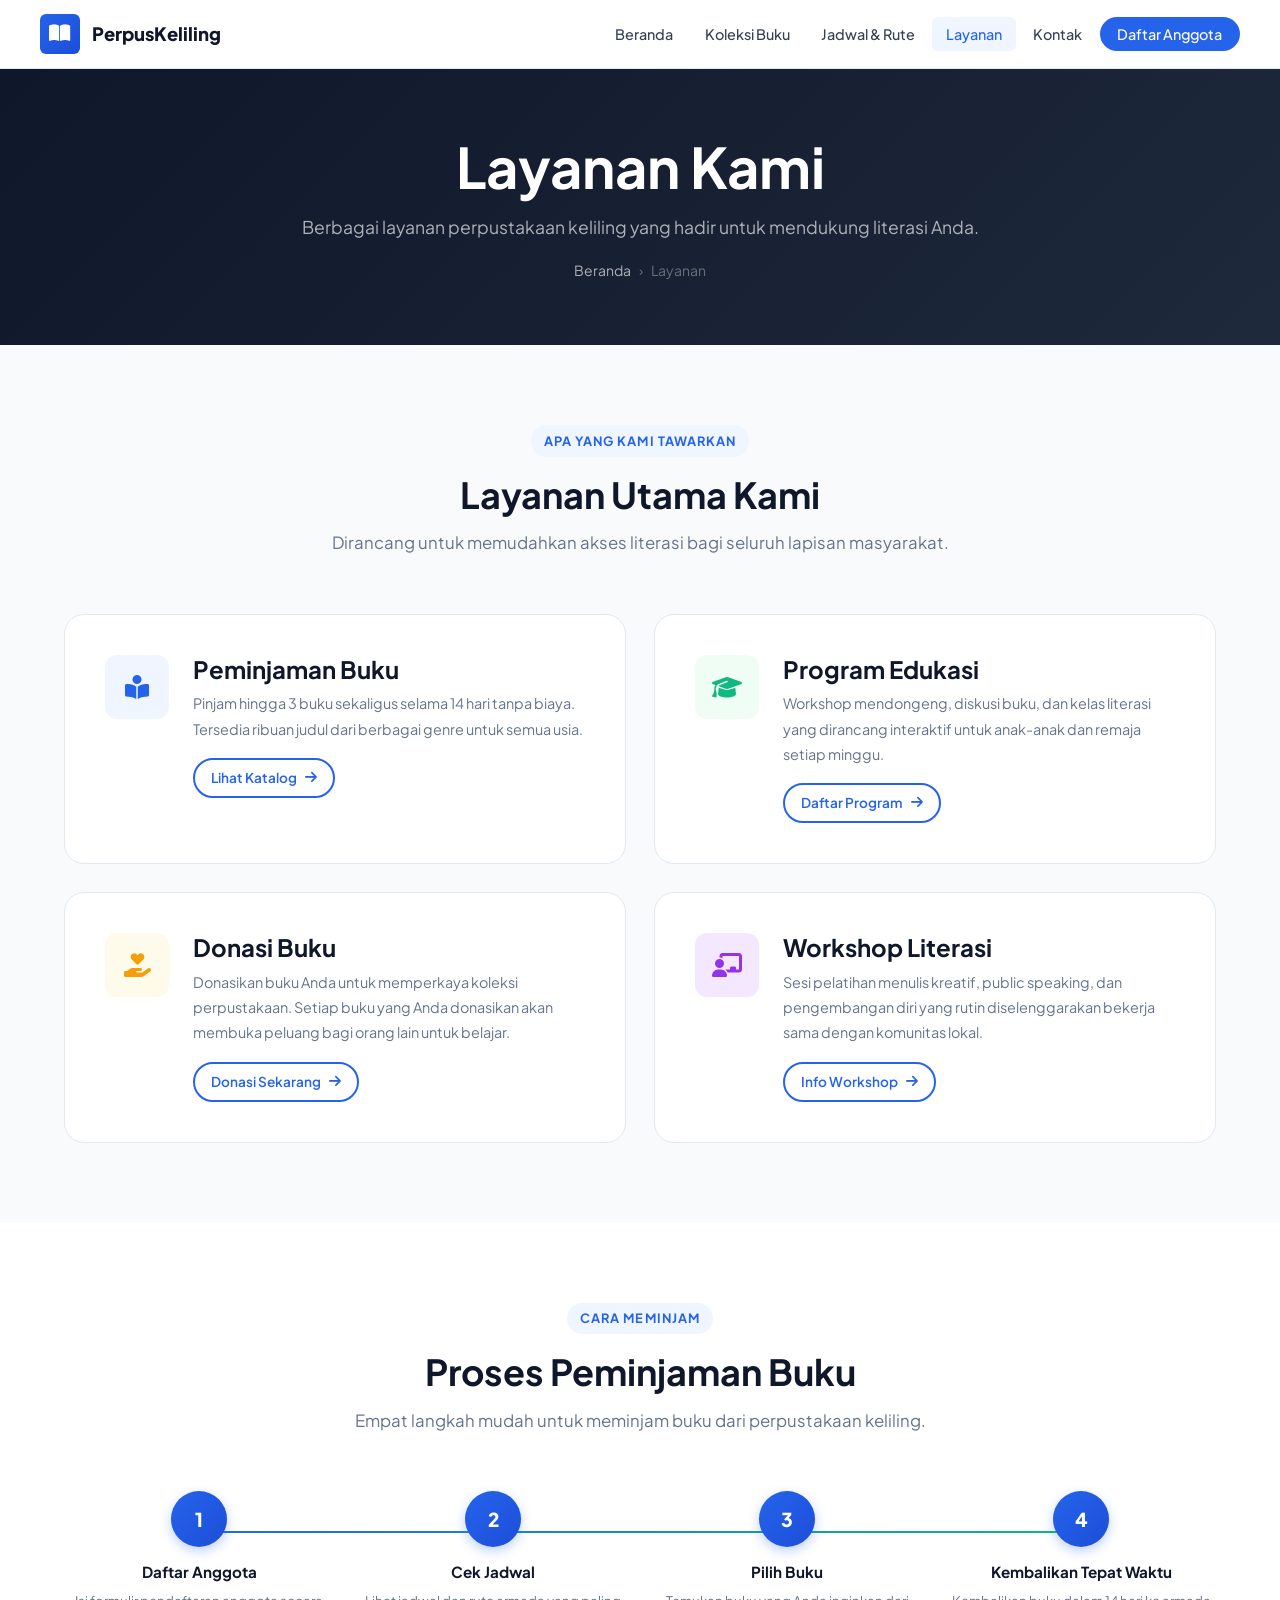
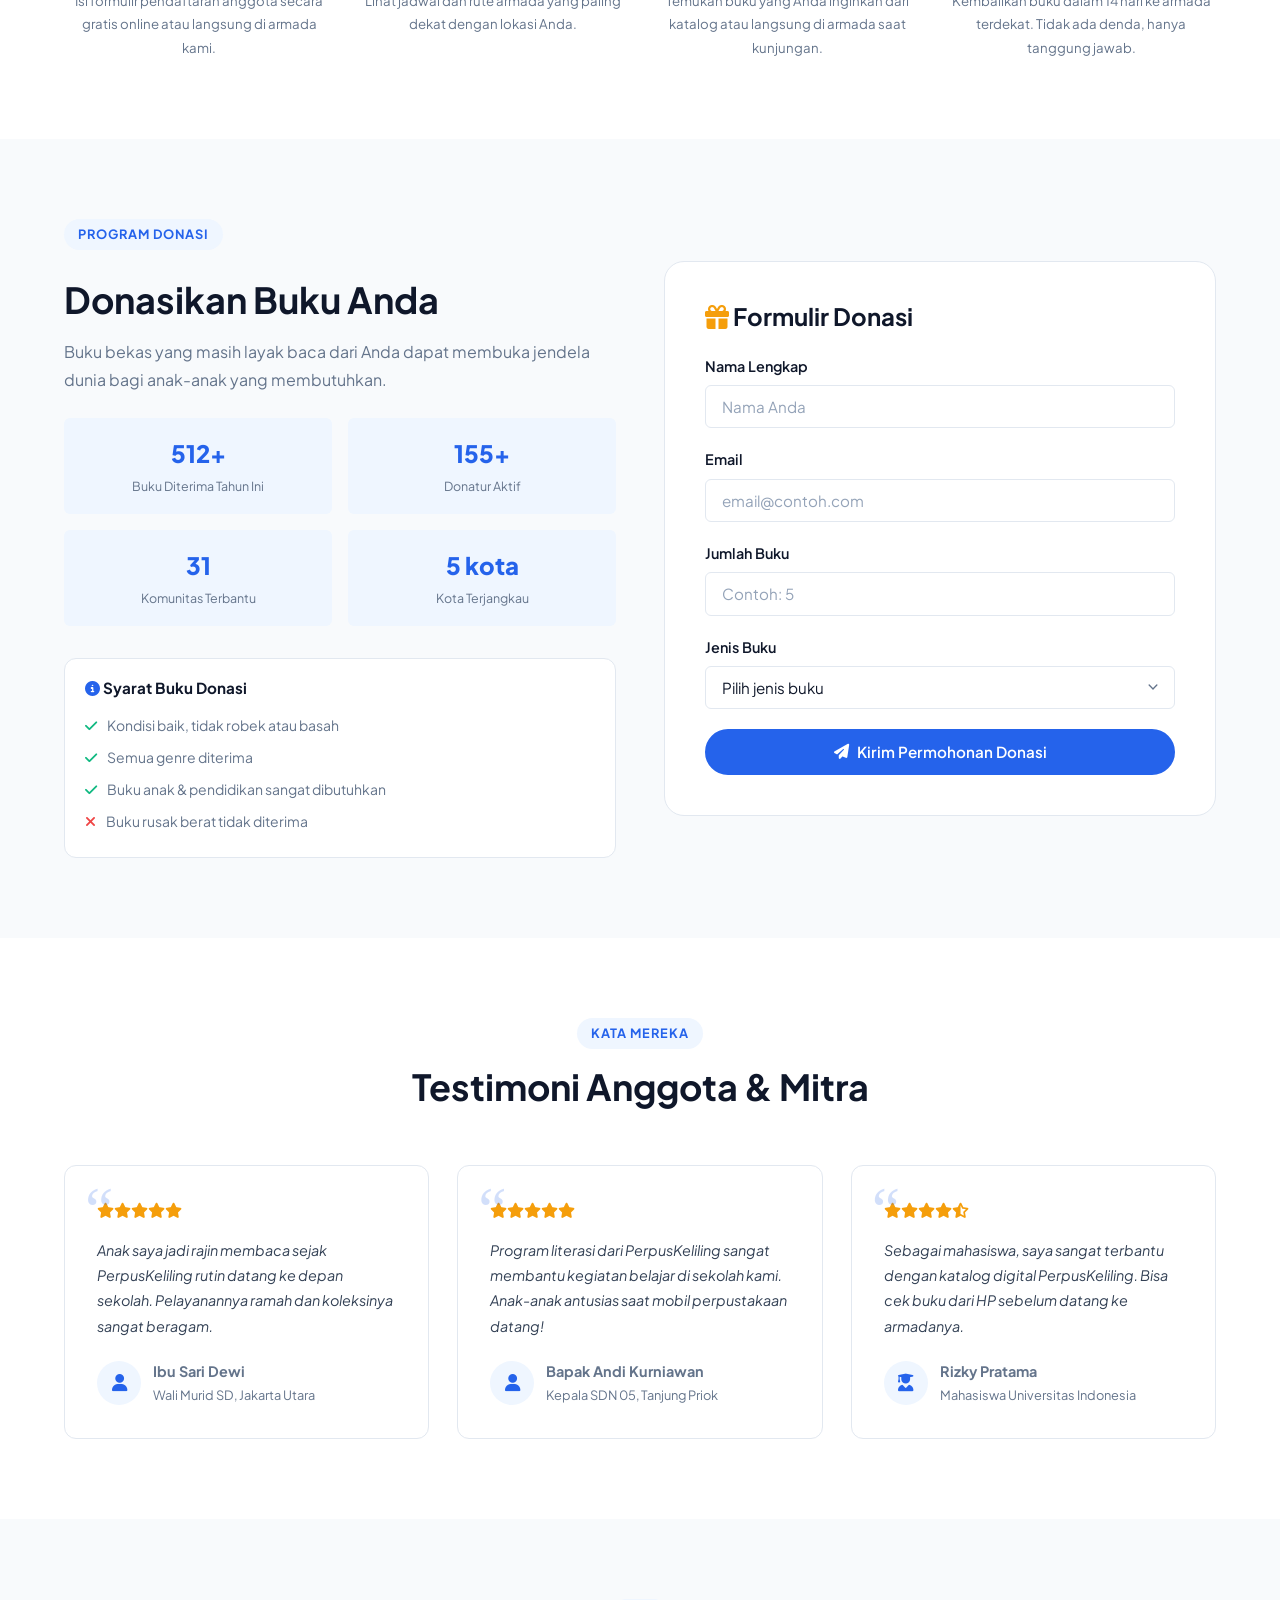
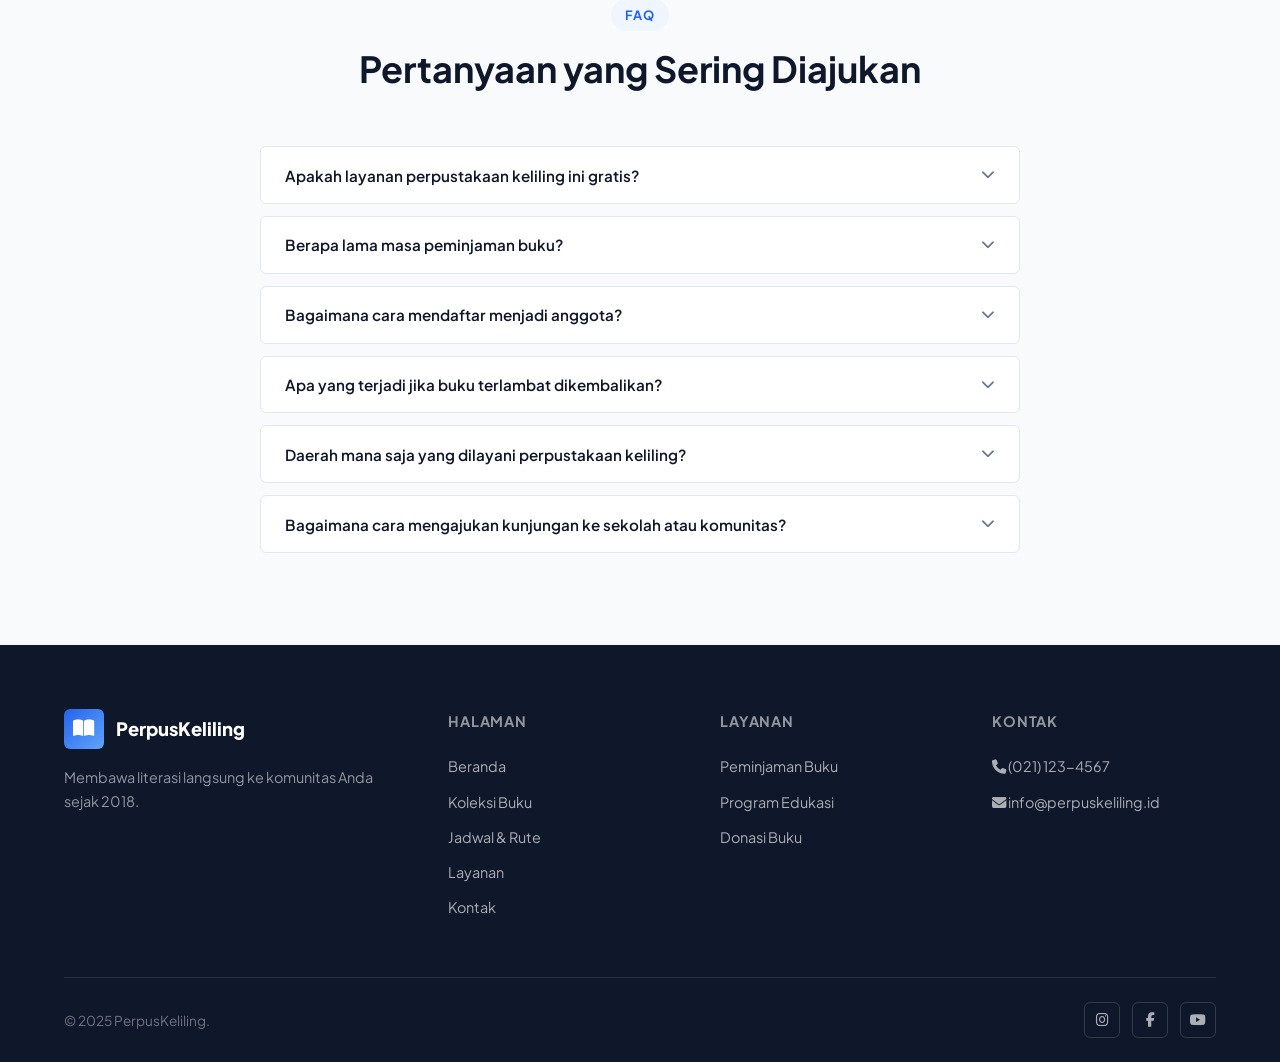
<file: layanan.html>
<!DOCTYPE html>
<html lang="id">

<head>
    <meta charset="UTF-8">
    <meta name="viewport" content="width=device-width, initial-scale=1.0">
    <meta name="description"
        content="Layanan Perpustakaan Keliling — peminjaman buku, program edukasi, donasi, dan workshop literasi.">
    <title>Layanan — Perpustakaan Keliling</title>
    <link rel="preconnect" href="https://fonts.googleapis.com">
    <link rel="preconnect" href="https://fonts.gstatic.com" crossorigin>
    <link
        href="https://fonts.googleapis.com/css2?family=Plus+Jakarta+Sans:wght@300;400;500;600;700;800&family=Merriweather:wght@400;700&display=swap"
        rel="stylesheet">
    <link rel="stylesheet" href="https://cdnjs.cloudflare.com/ajax/libs/font-awesome/6.5.0/css/all.min.css">
    <link rel="stylesheet" href="style.css">
    <style>
        .layanan-grid {
            display: grid;
            grid-template-columns: repeat(2, 1fr);
            gap: 1.75rem;
        }

        .layanan-card {
            background: var(--white);
            border: 1px solid var(--border);
            border-radius: var(--radius-lg);
            padding: 2.5rem;
            display: flex;
            gap: 1.5rem;
            align-items: flex-start;
            transition: var(--transition);
        }

        .layanan-card:hover {
            box-shadow: var(--shadow-lg);
            border-color: var(--primary);
            transform: translateY(-3px);
        }

        .layanan-icon-box {
            width: 64px;
            height: 64px;
            border-radius: var(--radius);
            display: flex;
            align-items: center;
            justify-content: center;
            font-size: 1.5rem;
            flex-shrink: 0;
        }

        .layanan-card h3 {
            margin-bottom: .5rem;
        }

        .layanan-card p {
            font-size: .9rem;
            margin-bottom: 1rem;
        }

        .steps-grid {
            display: grid;
            grid-template-columns: repeat(4, 1fr);
            gap: 1.5rem;
            position: relative;
        }

        .steps-grid::before {
            content: '';
            position: absolute;
            top: 2.5rem;
            left: 10%;
            right: 10%;
            height: 2px;
            background: linear-gradient(90deg, var(--primary), var(--accent));
        }

        .step-item {
            text-align: center;
            position: relative;
            z-index: 1;
        }

        .step-num {
            width: 56px;
            height: 56px;
            background: linear-gradient(135deg, var(--primary), var(--primary-dark));
            border-radius: 50%;
            display: flex;
            align-items: center;
            justify-content: center;
            font-size: 1.2rem;
            font-weight: 800;
            color: #fff;
            margin: 0 auto 1rem;
            box-shadow: 0 4px 12px rgba(37, 99, 235, .3);
        }

        .step-item h4 {
            font-size: .95rem;
            margin-bottom: .5rem;
        }

        .step-item p {
            font-size: .83rem;
        }

        .donasi-layout {
            display: grid;
            grid-template-columns: 1fr 1fr;
            gap: 3rem;
            align-items: center;
        }

        .donasi-info h2 {
            margin-bottom: 1rem;
        }

        .donasi-info p {
            margin-bottom: 1.5rem;
        }

        .donasi-stats {
            display: grid;
            grid-template-columns: 1fr 1fr;
            gap: 1rem;
            margin-bottom: 2rem;
        }

        .donasi-stat {
            background: var(--primary-light);
            border-radius: var(--radius-sm);
            padding: 1rem;
            text-align: center;
        }

        .donasi-stat-num {
            font-size: 1.5rem;
            font-weight: 800;
            color: var(--primary);
            display: block;
        }

        .donasi-stat-label {
            font-size: .78rem;
            color: var(--gray);
        }

        .donasi-form {
            background: var(--white);
            border: 1px solid var(--border);
            border-radius: var(--radius-lg);
            padding: 2.5rem;
        }

        .donasi-form h3 {
            margin-bottom: 1.5rem;
        }

        .testimonial-grid {
            display: grid;
            grid-template-columns: repeat(3, 1fr);
            gap: 1.75rem;
        }

        .testimonial-card {
            background: var(--white);
            border: 1px solid var(--border);
            border-radius: var(--radius);
            padding: 2rem;
            position: relative;
            transition: var(--transition);
        }

        .testimonial-card:hover {
            box-shadow: var(--shadow-lg);
            transform: translateY(-4px);
        }

        .testimonial-card::before {
            content: '\201C';
            position: absolute;
            top: .75rem;
            left: 1.25rem;
            font-size: 4rem;
            color: var(--primary);
            opacity: .2;
            font-family: Georgia, serif;
            line-height: 1;
        }

        .testimonial-stars {
            color: var(--secondary);
            margin-bottom: 1rem;
            font-size: .95rem;
        }

        .testimonial-text {
            font-size: .9rem;
            font-style: italic;
            margin-bottom: 1.25rem;
            color: var(--dark-3);
        }

        .testimonial-author {
            display: flex;
            align-items: center;
            gap: .75rem;
        }

        .author-avatar {
            width: 44px;
            height: 44px;
            border-radius: 50%;
            background: var(--primary-light);
            display: flex;
            align-items: center;
            justify-content: center;
            font-size: 1.1rem;
            color: var(--primary);
            flex-shrink: 0;
        }

        .author-name {
            font-weight: 700;
            font-size: .9rem;
        }

        .author-role {
            font-size: .8rem;
            color: var(--gray);
        }

        .faq-list {
            max-width: 760px;
            margin: 0 auto;
        }

        .faq-item {
            border: 1px solid var(--border);
            border-radius: var(--radius-sm);
            overflow: hidden;
            margin-bottom: .75rem;
            background: var(--white);
        }

        .faq-btn {
            width: 100%;
            display: flex;
            justify-content: space-between;
            align-items: center;
            padding: 1.15rem 1.5rem;
            background: none;
            border: none;
            text-align: left;
            cursor: pointer;
            font-family: var(--font);
            font-size: .95rem;
            font-weight: 600;
            color: var(--dark);
            gap: 1rem;
            transition: var(--transition);
        }

        .faq-btn:hover {
            color: var(--primary);
        }

        .faq-item.open .faq-btn {
            color: var(--primary);
        }

        .faq-icon {
            font-size: .85rem;
            color: var(--gray);
            transition: transform .3s ease;
            flex-shrink: 0;
        }

        .faq-item.open .faq-icon {
            transform: rotate(180deg);
            color: var(--primary);
        }

        .faq-answer {
            max-height: 0;
            overflow: hidden;
            transition: max-height .35s ease, padding .35s ease;
        }

        .faq-item.open .faq-answer {
            max-height: 500px;
        }

        .faq-answer-inner {
            padding: 0 1.5rem 1.25rem;
            font-size: .9rem;
            color: var(--gray);
            line-height: 1.75;
        }

        @media (max-width: 900px) {
            .layanan-grid {
                grid-template-columns: 1fr;
            }

            .donasi-layout {
                grid-template-columns: 1fr;
            }

            .testimonial-grid {
                grid-template-columns: 1fr;
            }

            .steps-grid {
                grid-template-columns: repeat(2, 1fr);
            }

            .steps-grid::before {
                display: none;
            }
        }

        @media (max-width: 480px) {
            .steps-grid {
                grid-template-columns: 1fr;
            }
        }
    </style>
</head>

<body>

    <nav class="navbar">
        <div class="navbar-inner">
            <a href="index.html" class="navbar-brand">
                <div class="brand-icon"><i class="fas fa-book-open"></i></div>
                <span>PerpusKeliling</span>
            </a>
            <ul class="nav-links">
                <li><a href="index.html">Beranda</a></li>
                <li><a href="koleksi.html">Koleksi Buku</a></li>
                <li><a href="jadwal.html">Jadwal &amp; Rute</a></li>
                <li><a href="layanan.html" class="active">Layanan</a></li>
                <li><a href="kontak.html">Kontak</a></li>
                <li><a href="kontak.html#daftar" class="nav-cta">Daftar Anggota</a></li>
            </ul>
            <button class="hamburger" id="hamburger" aria-label="Menu">
                <i class="fas fa-bars"></i>
            </button>
        </div>
        <div class="mobile-menu" id="mobileMenu">
            <a href="index.html"><i class="fas fa-home"></i> Beranda</a>
            <a href="koleksi.html"><i class="fas fa-book-open"></i> Koleksi Buku</a>
            <a href="jadwal.html"><i class="fas fa-calendar-alt"></i> Jadwal &amp; Rute</a>
            <a href="layanan.html"><i class="fas fa-th-list"></i> Layanan</a>
            <a href="kontak.html"><i class="fas fa-envelope"></i> Kontak</a>
        </div>
    </nav>

    <section class="page-hero">
        <div class="container">
            <h1>Layanan Kami</h1>
            <p>Berbagai layanan perpustakaan keliling yang hadir untuk mendukung literasi Anda.</p>
            <nav class="breadcrumb">
                <a href="index.html">Beranda</a>
                <span>&rsaquo;</span>
                <span>Layanan</span>
            </nav>
        </div>
    </section>

    <section class="section" style="background:var(--bg);">
        <div class="container">
            <div class="section-header">
                <span class="section-label">Apa yang Kami Tawarkan</span>
                <h2>Layanan Utama Kami</h2>
                <p>Dirancang untuk memudahkan akses literasi bagi seluruh lapisan masyarakat.</p>
            </div>
            <div class="layanan-grid">
                <div class="layanan-card">
                    <div class="layanan-icon-box" style="background:#EFF6FF;color:var(--primary);">
                        <i class="fas fa-book-reader"></i>
                    </div>
                    <div>
                        <h3>Peminjaman Buku</h3>
                        <p>Pinjam hingga 3 buku sekaligus selama 14 hari tanpa biaya. Tersedia ribuan judul dari
                            berbagai genre untuk semua usia.</p>
                        <a href="koleksi.html" class="btn btn-outline btn-sm">Lihat Katalog <i
                                class="fas fa-arrow-right"></i></a>
                    </div>
                </div>
                <div class="layanan-card">
                    <div class="layanan-icon-box" style="background:#F0FDF4;color:var(--accent);">
                        <i class="fas fa-graduation-cap"></i>
                    </div>
                    <div>
                        <h3>Program Edukasi</h3>
                        <p>Workshop mendongeng, diskusi buku, dan kelas literasi yang dirancang interaktif untuk
                            anak-anak dan remaja setiap minggu.</p>
                        <a href="kontak.html" class="btn btn-outline btn-sm">Daftar Program <i
                                class="fas fa-arrow-right"></i></a>
                    </div>
                </div>
                <div class="layanan-card">
                    <div class="layanan-icon-box" style="background:#FFFBEB;color:var(--secondary);">
                        <i class="fas fa-hand-holding-heart"></i>
                    </div>
                    <div>
                        <h3>Donasi Buku</h3>
                        <p>Donasikan buku Anda untuk memperkaya koleksi perpustakaan. Setiap buku yang Anda donasikan
                            akan membuka peluang bagi orang lain untuk belajar.</p>
                        <a href="#donasi" class="btn btn-outline btn-sm">Donasi Sekarang <i
                                class="fas fa-arrow-right"></i></a>
                    </div>
                </div>
                <div class="layanan-card">
                    <div class="layanan-icon-box" style="background:#F3E8FF;color:#9333EA;">
                        <i class="fas fa-chalkboard-teacher"></i>
                    </div>
                    <div>
                        <h3>Workshop Literasi</h3>
                        <p>Sesi pelatihan menulis kreatif, public speaking, dan pengembangan diri yang rutin
                            diselenggarakan bekerja sama dengan komunitas lokal.</p>
                        <a href="kontak.html" class="btn btn-outline btn-sm">Info Workshop <i
                                class="fas fa-arrow-right"></i></a>
                    </div>
                </div>
            </div>
        </div>
    </section>

    <section class="section" style="background:var(--white);">
        <div class="container">
            <div class="section-header">
                <span class="section-label">Cara Meminjam</span>
                <h2>Proses Peminjaman Buku</h2>
                <p>Empat langkah mudah untuk meminjam buku dari perpustakaan keliling.</p>
            </div>
            <div class="steps-grid">
                <div class="step-item">
                    <div class="step-num">1</div>
                    <h4>Daftar Anggota</h4>
                    <p>Isi formulir pendaftaran anggota secara gratis online atau langsung di armada kami.</p>
                </div>
                <div class="step-item">
                    <div class="step-num">2</div>
                    <h4>Cek Jadwal</h4>
                    <p>Lihat jadwal dan rute armada yang paling dekat dengan lokasi Anda.</p>
                </div>
                <div class="step-item">
                    <div class="step-num">3</div>
                    <h4>Pilih Buku</h4>
                    <p>Temukan buku yang Anda inginkan dari katalog atau langsung di armada saat kunjungan.</p>
                </div>
                <div class="step-item">
                    <div class="step-num">4</div>
                    <h4>Kembalikan Tepat Waktu</h4>
                    <p>Kembalikan buku dalam 14 hari ke armada terdekat. Tidak ada denda, hanya tanggung jawab.</p>
                </div>
            </div>
        </div>
    </section>

    <section class="section" id="donasi" style="background:var(--bg);">
        <div class="container">
            <div class="donasi-layout">
                <div class="donasi-info">
                    <span class="section-label">Program Donasi</span>
                    <h2 style="margin-top:.75rem;">Donasikan Buku Anda</h2>
                    <p>Buku bekas yang masih layak baca dari Anda dapat membuka jendela dunia bagi anak-anak yang
                        membutuhkan.</p>
                    <div class="donasi-stats">
                        <div class="donasi-stat">
                            <span class="donasi-stat-num" data-target="1250" data-suffix="+">0</span>
                            <span class="donasi-stat-label">Buku Diterima Tahun Ini</span>
                        </div>
                        <div class="donasi-stat">
                            <span class="donasi-stat-num" data-target="340" data-suffix="+">0</span>
                            <span class="donasi-stat-label">Donatur Aktif</span>
                        </div>
                        <div class="donasi-stat">
                            <span class="donasi-stat-num" data-target="48">0</span>
                            <span class="donasi-stat-label">Komunitas Terbantu</span>
                        </div>
                        <div class="donasi-stat">
                            <span class="donasi-stat-num" data-target="5" data-suffix=" kota">0</span>
                            <span class="donasi-stat-label">Kota Terjangkau</span>
                        </div>
                    </div>
                    <div
                        style="background:var(--white);border:1px solid var(--border);border-radius:var(--radius);padding:1.25rem;">
                        <h4 style="font-size:.95rem;margin-bottom:.75rem;"><i class="fas fa-info-circle"
                                style="color:var(--primary);"></i> Syarat Buku Donasi</h4>
                        <ul style="list-style:none;font-size:.875rem;color:var(--gray);">
                            <li style="padding:.3rem 0;"><i class="fas fa-check"
                                    style="color:var(--accent);margin-right:.5rem;"></i> Kondisi baik, tidak robek atau
                                basah</li>
                            <li style="padding:.3rem 0;"><i class="fas fa-check"
                                    style="color:var(--accent);margin-right:.5rem;"></i> Semua genre diterima</li>
                            <li style="padding:.3rem 0;"><i class="fas fa-check"
                                    style="color:var(--accent);margin-right:.5rem;"></i> Buku anak &amp; pendidikan
                                sangat dibutuhkan</li>
                            <li style="padding:.3rem 0;"><i class="fas fa-times"
                                    style="color:var(--danger);margin-right:.5rem;"></i> Buku rusak berat tidak diterima
                            </li>
                        </ul>
                    </div>
                </div>

                <div class="donasi-form">
                    <h3><i class="fas fa-gift" style="color:var(--secondary);"></i> Formulir Donasi</h3>
                    <form id="formDonasi">
                        <div class="form-group">
                            <label class="form-label" for="namaDonatur">Nama Lengkap</label>
                            <input type="text" id="namaDonatur" class="form-control" placeholder="Nama Anda" required>
                        </div>
                        <div class="form-group">
                            <label class="form-label" for="emailDonatur">Email</label>
                            <input type="email" id="emailDonatur" class="form-control" placeholder="email@contoh.com"
                                required>
                        </div>
                        <div class="form-group">
                            <label class="form-label" for="jumlahBuku">Jumlah Buku</label>
                            <input type="number" id="jumlahBuku" class="form-control" placeholder="Contoh: 5" min="1"
                                required>
                        </div>
                        <div class="form-group">
                            <label class="form-label" for="jenisBuku">Jenis Buku</label>
                            <select id="jenisBuku" class="form-control" required>
                                <option value="">Pilih jenis buku</option>
                                <option value="anak">Buku Anak-Anak</option>
                                <option value="fiksi">Fiksi &amp; Novel</option>
                                <option value="nonfiksi">Non-Fiksi</option>
                                <option value="pelajaran">Buku Pelajaran</option>
                                <option value="campuran">Campuran</option>
                            </select>
                        </div>
                        <div id="alertDonasi"></div>
                        <button type="submit" class="btn btn-primary" style="width:100%;justify-content:center;">
                            <i class="fas fa-paper-plane"></i> Kirim Permohonan Donasi
                        </button>
                    </form>
                </div>
            </div>
        </div>
    </section>

    <section class="section" style="background:var(--white);">
        <div class="container">
            <div class="section-header">
                <span class="section-label">Kata Mereka</span>
                <h2>Testimoni Anggota &amp; Mitra</h2>
            </div>
            <div class="testimonial-grid">
                <div class="testimonial-card">
                    <div class="testimonial-stars">
                        <i class="fas fa-star"></i><i class="fas fa-star"></i><i class="fas fa-star"></i><i
                            class="fas fa-star"></i><i class="fas fa-star"></i>
                    </div>
                    <p class="testimonial-text">Anak saya jadi rajin membaca sejak PerpusKeliling rutin datang ke depan
                        sekolah. Pelayanannya ramah dan koleksinya sangat beragam.</p>
                    <div class="testimonial-author">
                        <div class="author-avatar"><i class="fas fa-user"></i></div>
                        <div>
                            <p class="author-name">Ibu Sari Dewi</p>
                            <p class="author-role">Wali Murid SD, Jakarta Utara</p>
                        </div>
                    </div>
                </div>
                <div class="testimonial-card">
                    <div class="testimonial-stars">
                        <i class="fas fa-star"></i><i class="fas fa-star"></i><i class="fas fa-star"></i><i
                            class="fas fa-star"></i><i class="fas fa-star"></i>
                    </div>
                    <p class="testimonial-text">Program literasi dari PerpusKeliling sangat membantu kegiatan belajar di
                        sekolah kami. Anak-anak antusias saat mobil perpustakaan datang!</p>
                    <div class="testimonial-author">
                        <div class="author-avatar"><i class="fas fa-user"></i></div>
                        <div>
                            <p class="author-name">Bapak Andi Kurniawan</p>
                            <p class="author-role">Kepala SDN 05, Tanjung Priok</p>
                        </div>
                    </div>
                </div>
                <div class="testimonial-card">
                    <div class="testimonial-stars">
                        <i class="fas fa-star"></i><i class="fas fa-star"></i><i class="fas fa-star"></i><i
                            class="fas fa-star"></i><i class="fas fa-star-half-alt"></i>
                    </div>
                    <p class="testimonial-text">Sebagai mahasiswa, saya sangat terbantu dengan katalog digital
                        PerpusKeliling. Bisa cek buku dari HP sebelum datang ke armadanya.</p>
                    <div class="testimonial-author">
                        <div class="author-avatar"><i class="fas fa-user-graduate"></i></div>
                        <div>
                            <p class="author-name">Rizky Pratama</p>
                            <p class="author-role">Mahasiswa Universitas Indonesia</p>
                        </div>
                    </div>
                </div>
            </div>
        </div>
    </section>

    <section class="section" style="background:var(--bg);">
        <div class="container">
            <div class="section-header">
                <span class="section-label">FAQ</span>
                <h2>Pertanyaan yang Sering Diajukan</h2>
            </div>
            <div class="faq-list">
                <div class="faq-item">
                    <button class="faq-btn" onclick="toggleFaq(this)">
                        Apakah layanan perpustakaan keliling ini gratis?
                        <i class="fas fa-chevron-down faq-icon"></i>
                    </button>
                    <div class="faq-answer">
                        <div class="faq-answer-inner">Ya, seluruh layanan peminjaman buku perpustakaan keliling kami
                            sepenuhnya gratis. Anda hanya perlu mendaftar sebagai anggota, tanpa biaya pendaftaran
                            maupun biaya peminjaman.</div>
                    </div>
                </div>
                <div class="faq-item">
                    <button class="faq-btn" onclick="toggleFaq(this)">
                        Berapa lama masa peminjaman buku?
                        <i class="fas fa-chevron-down faq-icon"></i>
                    </button>
                    <div class="faq-answer">
                        <div class="faq-answer-inner">Masa peminjaman adalah 14 hari kalender. Buku dapat dipinjang
                            maksimal 3 judul dalam satu waktu. Perpanjangan dapat dilakukan satu kali dengan menghubungi
                            petugas armada.</div>
                    </div>
                </div>
                <div class="faq-item">
                    <button class="faq-btn" onclick="toggleFaq(this)">
                        Bagaimana cara mendaftar menjadi anggota?
                        <i class="fas fa-chevron-down faq-icon"></i>
                    </button>
                    <div class="faq-answer">
                        <div class="faq-answer-inner">Pendaftaran dapat dilakukan secara online melalui halaman Kontak
                            kami, atau langsung di armada perpustakaan keliling saat kunjungan. Cukup bawa KTP atau
                            kartu pelajar.</div>
                    </div>
                </div>
                <div class="faq-item">
                    <button class="faq-btn" onclick="toggleFaq(this)">
                        Apa yang terjadi jika buku terlambat dikembalikan?
                        <i class="fas fa-chevron-down faq-icon"></i>
                    </button>
                    <div class="faq-answer">
                        <div class="faq-answer-inner">Kami tidak mengenakan denda keterlambatan. Namun, anggota yang
                            sering terlambat akan diingatkan dan hak peminjaman bisa ditangguhkan sementara untuk
                            menjaga ketertiban koleksi.</div>
                    </div>
                </div>
                <div class="faq-item">
                    <button class="faq-btn" onclick="toggleFaq(this)">
                        Daerah mana saja yang dilayani perpustakaan keliling?
                        <i class="fas fa-chevron-down faq-icon"></i>
                    </button>
                    <div class="faq-answer">
                        <div class="faq-answer-inner">Saat ini kami melayani wilayah Jakarta Utara, meliputi kecamatan
                            Cilincing, Koja, Tanjung Priok, Pademangan, dan Penjaringan. Rencana ekspansi ke wilayah
                            lain sedang dalam proses.</div>
                    </div>
                </div>
                <div class="faq-item">
                    <button class="faq-btn" onclick="toggleFaq(this)">
                        Bagaimana cara mengajukan kunjungan ke sekolah atau komunitas?
                        <i class="fas fa-chevron-down faq-icon"></i>
                    </button>
                    <div class="faq-answer">
                        <div class="faq-answer-inner">Ajukan permohonan kunjungan melalui formulir di halaman Kontak
                            kami dengan subjek "Kunjungan Sekolah/Komunitas". Tim kami akan menghubungi Anda dalam 3
                            hari kerja untuk konfirmasi jadwal.</div>
                    </div>
                </div>
            </div>
        </div>
    </section>

    <footer class="footer">
        <div class="container">
            <div class="footer-grid">
                <div>
                    <div class="footer-brand">
                        <div class="brand-icon"><i class="fas fa-book-open"></i></div>
                        PerpusKeliling
                    </div>
                    <p>Membawa literasi langsung ke komunitas Anda sejak 2018.</p>
                </div>
                <div>
                    <p class="footer-heading">Halaman</p>
                    <ul class="footer-links">
                        <li><a href="index.html">Beranda</a></li>
                        <li><a href="koleksi.html">Koleksi Buku</a></li>
                        <li><a href="jadwal.html">Jadwal &amp; Rute</a></li>
                        <li><a href="layanan.html">Layanan</a></li>
                        <li><a href="kontak.html">Kontak</a></li>
                    </ul>
                </div>
                <div>
                    <p class="footer-heading">Layanan</p>
                    <ul class="footer-links">
                        <li><a href="layanan.html">Peminjaman Buku</a></li>
                        <li><a href="layanan.html">Program Edukasi</a></li>
                        <li><a href="layanan.html">Donasi Buku</a></li>
                    </ul>
                </div>
                <div>
                    <p class="footer-heading">Kontak</p>
                    <ul class="footer-links">
                        <li><a href="tel:+62211234567"><i class="fas fa-phone"></i> (021) 123-4567</a></li>
                        <li><a href="mailto:info@perpuskeliling.id"><i class="fas fa-envelope"></i>
                                info@perpuskeliling.id</a></li>
                    </ul>
                </div>
            </div>
            <div class="footer-bottom">
                <p style="color:rgba(255,255,255,.4);font-size:.85rem;">&copy; 2025 PerpusKeliling.</p>
                <div class="footer-socials">
                    <a href="#" aria-label="Instagram"><i class="fab fa-instagram"></i></a>
                    <a href="#" aria-label="Facebook"><i class="fab fa-facebook-f"></i></a>
                    <a href="#" aria-label="YouTube"><i class="fab fa-youtube"></i></a>
                </div>
            </div>
        </div>
    </footer>

    <button class="scroll-top" id="scrollTopBtn" aria-label="Kembali ke atas">
        <i class="fas fa-chevron-up"></i>
    </button>

    <script src="main.js"></script>
    <script>
        function toggleFaq(btn) {
            var item = btn.parentElement;
            var isOpen = item.classList.contains('open');

            document.querySelectorAll('.faq-item.open').forEach(function (other) {
                other.classList.remove('open');
            });

            if (!isOpen) {
                item.classList.add('open');
            }
        }

        document.getElementById('formDonasi').addEventListener('submit', function (e) {
            e.preventDefault();

            var nama = document.getElementById('namaDonatur').value.trim();
            var email = document.getElementById('emailDonatur').value.trim();
            var jumlah = document.getElementById('jumlahBuku').value;
            var jenis = document.getElementById('jenisBuku').value;
            var alertEl = document.getElementById('alertDonasi');

            if (!nama || !email || !jumlah || !jenis) {
                alertEl.innerHTML = '<div class="alert alert-error"><i class="fas fa-exclamation-circle"></i> Harap lengkapi semua kolom formulir.</div>';
                return;
            }

            alertEl.innerHTML = '<div class="alert alert-success"><i class="fas fa-check-circle"></i> Terima kasih, <strong>' + nama + '</strong>! Permohonan donasi ' + jumlah + ' buku Anda sudah kami terima. Tim kami akan menghubungi Anda segera.</div>';
            this.reset();
            showToast('Formulir donasi berhasil dikirim!', 'success');
        });
    </script>
</body>

</html>
</file>
<file: style.css>
@import url('https://fonts.googleapis.com/css2?family=Plus+Jakarta+Sans:wght@300;400;500;600;700;800&family=Merriweather:ital,wght@0,400;0,700;1,400&display=swap');

:root {
  --primary: #2563EB;
  --primary-dark: #1D4ED8;
  --primary-light: #EFF6FF;
  --secondary: #F59E0B;
  --secondary-dark: #D97706;
  --accent: #10B981;
  --danger: #EF4444;
  --dark: #0F172A;
  --dark-2: #1E293B;
  --dark-3: #334155;
  --gray: #64748B;
  --gray-light: #94A3B8;
  --border: #E2E8F0;
  --bg: #F8FAFC;
  --white: #FFFFFF;
  --shadow-sm: 0 1px 3px rgba(0, 0, 0, .08), 0 1px 2px rgba(0, 0, 0, .04);
  --shadow: 0 4px 6px -1px rgba(0, 0, 0, .1), 0 2px 4px -1px rgba(0, 0, 0, .06);
  --shadow-lg: 0 10px 15px -3px rgba(0, 0, 0, .1), 0 4px 6px -2px rgba(0, 0, 0, .05);
  --shadow-xl: 0 20px 25px -5px rgba(0, 0, 0, .1), 0 10px 10px -5px rgba(0, 0, 0, .04);
  --radius-sm: 6px;
  --radius: 12px;
  --radius-lg: 20px;
  --radius-full: 9999px;
  --transition: all .25s cubic-bezier(.4, 0, .2, 1);
  --font-body: 'Plus Jakarta Sans', sans-serif;
  --font-serif: 'Merriweather', serif;
}

*,
*::before,
*::after {
  box-sizing: border-box;
  margin: 0;
  padding: 0;
}

html {
  scroll-behavior: smooth;
  font-size: 16px;
}

body {
  font-family: var(--font-body);
  background-color: var(--bg);
  color: var(--dark);
  line-height: 1.6;
  overflow-x: hidden;
}

a {
  color: var(--primary);
  text-decoration: none;
  transition: var(--transition);
}

a:hover {
  color: var(--primary-dark);
}

img {
  max-width: 100%;
  height: auto;
  display: block;
}

ul,
ol {
  list-style: none;
}

h1,
h2,
h3,
h4,
h5,
h6 {
  font-weight: 700;
  line-height: 1.2;
  color: var(--dark);
}

h1 {
  font-size: clamp(2rem, 5vw, 3.5rem);
}

h2 {
  font-size: clamp(1.5rem, 3vw, 2.25rem);
}

h3 {
  font-size: clamp(1.2rem, 2vw, 1.5rem);
}

p {
  color: var(--gray);
  line-height: 1.75;
}

.container {
  width: 100%;
  max-width: 1200px;
  margin: 0 auto;
  padding: 0 1.5rem;
}

.navbar {
  position: sticky;
  top: 0;
  z-index: 1000;
  background: rgba(255, 255, 255, .92);
  backdrop-filter: blur(16px);
  -webkit-backdrop-filter: blur(16px);
  border-bottom: 1px solid var(--border);
  padding: 0 1.5rem;
  transition: var(--transition);
}

.navbar-inner {
  max-width: 1200px;
  margin: 0 auto;
  height: 68px;
  display: flex;
  align-items: center;
  justify-content: space-between;
  gap: 2rem;
}

.navbar-brand {
  display: flex;
  align-items: center;
  gap: .75rem;
  font-weight: 800;
  font-size: 1.15rem;
  color: var(--dark);
  white-space: nowrap;
}

.navbar-brand:hover {
  color: var(--primary);
}

.brand-icon {
  width: 40px;
  height: 40px;
  background: linear-gradient(135deg, var(--primary), var(--primary-dark));
  border-radius: var(--radius-sm);
  display: flex;
  align-items: center;
  justify-content: center;
  color: #fff;
  font-size: 1.2rem;
  flex-shrink: 0;
}

.nav-links {
  display: flex;
  align-items: center;
  gap: .25rem;
}

.nav-links a {
  padding: .5rem .85rem;
  border-radius: var(--radius-sm);
  font-size: .9rem;
  font-weight: 500;
  color: var(--dark-3);
  transition: var(--transition);
  white-space: nowrap;
}

.nav-links a:hover,
.nav-links a.active {
  background: var(--primary-light);
  color: var(--primary);
}

.nav-cta {
  background: var(--primary) !important;
  color: #fff !important;
  padding: .5rem 1.1rem !important;
  border-radius: var(--radius-full) !important;
}

.nav-cta:hover {
  background: var(--primary-dark) !important;
  color: #fff !important;
}

.hamburger {
  display: none;
  background: none;
  border: none;
  cursor: pointer;
  padding: .4rem;
  border-radius: var(--radius-sm);
  transition: var(--transition);
}

.hamburger:hover {
  background: var(--border);
}

.hamburger span {
  display: block;
  width: 24px;
  height: 2px;
  background: var(--dark);
  border-radius: 99px;
  transition: var(--transition);
  margin: 5px 0;
}

.mobile-menu {
  display: none;
  background: var(--white);
  border-top: 1px solid var(--border);
  padding: 1rem 1.5rem;
}

.mobile-menu.open {
  display: block;
}

.mobile-menu a {
  display: block;
  padding: .75rem 0;
  font-weight: 500;
  color: var(--dark-3);
  border-bottom: 1px solid var(--border);
}

.mobile-menu a:last-child {
  border-bottom: none;
}

.mobile-menu a:hover,
.mobile-menu a.active {
  color: var(--primary);
}

.btn {
  display: inline-flex;
  align-items: center;
  gap: .5rem;
  padding: .7rem 1.5rem;
  border-radius: var(--radius-full);
  font-family: var(--font-body);
  font-size: .95rem;
  font-weight: 600;
  cursor: pointer;
  border: 2px solid transparent;
  transition: var(--transition);
  white-space: nowrap;
  text-decoration: none;
}

.btn:focus-visible {
  outline: 3px solid var(--primary);
  outline-offset: 2px;
}

.btn-primary {
  background: var(--primary);
  color: #fff;
  border-color: var(--primary);
}

.btn-primary:hover {
  background: var(--primary-dark);
  border-color: var(--primary-dark);
  color: #fff;
  transform: translateY(-1px);
  box-shadow: var(--shadow-lg);
}

.btn-secondary {
  background: var(--secondary);
  color: var(--dark);
  border-color: var(--secondary);
}

.btn-secondary:hover {
  background: var(--secondary-dark);
  border-color: var(--secondary-dark);
  color: var(--dark);
  transform: translateY(-1px);
}

.btn-outline {
  background: transparent;
  color: var(--primary);
  border-color: var(--primary);
}

.btn-outline:hover {
  background: var(--primary);
  color: #fff;
  transform: translateY(-1px);
}

.btn-white {
  background: #fff;
  color: var(--primary);
  border-color: #fff;
}

.btn-white:hover {
  background: var(--primary-light);
  border-color: var(--primary-light);
  color: var(--primary);
}

.btn-sm {
  padding: .45rem 1rem;
  font-size: .85rem;
}

.btn-lg {
  padding: .9rem 2rem;
  font-size: 1rem;
}

.card {
  background: var(--white);
  border-radius: var(--radius);
  box-shadow: var(--shadow-sm);
  border: 1px solid var(--border);
  overflow: hidden;
  transition: var(--transition);
}

.card:hover {
  box-shadow: var(--shadow-lg);
  transform: translateY(-4px);
  border-color: transparent;
}

.section {
  padding: 5rem 0;
}

.section-sm {
  padding: 3rem 0;
}

.section-header {
  text-align: center;
  max-width: 680px;
  margin: 0 auto 3.5rem;
}

.section-label {
  display: inline-block;
  background: var(--primary-light);
  color: var(--primary);
  font-size: .8rem;
  font-weight: 700;
  letter-spacing: .08em;
  text-transform: uppercase;
  padding: .35rem .85rem;
  border-radius: var(--radius-full);
  margin-bottom: 1rem;
}

.section-header h2 {
  margin-bottom: .75rem;
}

.section-header p {
  font-size: 1.05rem;
}

.badge {
  display: inline-flex;
  align-items: center;
  gap: .3rem;
  padding: .25rem .7rem;
  border-radius: var(--radius-full);
  font-size: .78rem;
  font-weight: 600;
}

.badge-blue {
  background: #DBEAFE;
  color: #1D4ED8;
}

.badge-green {
  background: #D1FAE5;
  color: #065F46;
}

.badge-yellow {
  background: #FEF3C7;
  color: #92400E;
}

.badge-red {
  background: #FEE2E2;
  color: #991B1B;
}

.badge-gray {
  background: #F1F5F9;
  color: #475569;
}

.form-group {
  margin-bottom: 1.25rem;
}

.form-label {
  display: block;
  font-size: .9rem;
  font-weight: 600;
  color: var(--dark);
  margin-bottom: .45rem;
}

.form-control {
  width: 100%;
  padding: .7rem 1rem;
  border: 1.5px solid var(--border);
  border-radius: var(--radius-sm);
  font-family: var(--font-body);
  font-size: .95rem;
  color: var(--dark);
  background: var(--white);
  transition: var(--transition);
  outline: none;
}

.form-control:focus {
  border-color: var(--primary);
  box-shadow: 0 0 0 3px rgba(37, 99, 235, .12);
}

.form-control::placeholder {
  color: var(--gray-light);
}

textarea.form-control {
  resize: vertical;
  min-height: 120px;
}

select.form-control {
  appearance: none;
  background-image: url("data:image/svg+xml,%3Csvg xmlns='http://www.w3.org/2000/svg' viewBox='0 0 20 20' fill='%2364748B'%3E%3Cpath fill-rule='evenodd' d='M5.23 7.21a.75.75 0 011.06.02L10 11.168l3.71-3.938a.75.75 0 111.08 1.04l-4.25 4.5a.75.75 0 01-1.08 0l-4.25-4.5a.75.75 0 01.02-1.06z' clip-rule='evenodd'/%3E%3C/svg%3E");
  background-repeat: no-repeat;
  background-position: right .75rem center;
  background-size: 1.15rem;
  padding-right: 2.5rem;
  cursor: pointer;
}

.table-wrapper {
  width: 100%;
  overflow-x: auto;
  border-radius: var(--radius);
  box-shadow: var(--shadow-sm);
  border: 1px solid var(--border);
}

table {
  width: 100%;
  border-collapse: collapse;
  font-size: .92rem;
}

thead {
  background: var(--dark);
  color: var(--white);
}

thead th {
  padding: 1rem 1.25rem;
  text-align: left;
  font-weight: 600;
  font-size: .85rem;
  letter-spacing: .04em;
  text-transform: uppercase;
  white-space: nowrap;
}

tbody tr {
  border-bottom: 1px solid var(--border);
  transition: var(--transition);
}

tbody tr:hover {
  background: var(--primary-light);
}

tbody tr:last-child {
  border-bottom: none;
}

tbody td {
  padding: .9rem 1.25rem;
  color: var(--dark-3);
  vertical-align: middle;
}

.footer {
  background: var(--dark);
  color: rgba(255, 255, 255, .7);
  padding: 4rem 0 0;
}

.footer-grid {
  display: grid;
  grid-template-columns: 1.5fr repeat(3, 1fr);
  gap: 3rem;
  margin-bottom: 3rem;
}

.footer-brand {
  display: flex;
  align-items: center;
  gap: .75rem;
  font-weight: 800;
  font-size: 1.15rem;
  color: #fff;
  margin-bottom: 1rem;
}

.footer-brand .brand-icon {
  background: linear-gradient(135deg, var(--primary), #60A5FA);
}

.footer p {
  color: rgba(255, 255, 255, .55);
  font-size: .9rem;
  line-height: 1.7;
}

.footer-heading {
  font-size: .85rem;
  font-weight: 700;
  letter-spacing: .06em;
  text-transform: uppercase;
  color: rgba(255, 255, 255, .4);
  margin-bottom: 1.25rem;
}

.footer-links li {
  margin-bottom: .6rem;
}

.footer-links a {
  color: rgba(255, 255, 255, .65);
  font-size: .9rem;
  transition: var(--transition);
}

.footer-links a:hover {
  color: var(--white);
}

.footer-bottom {
  border-top: 1px solid rgba(255, 255, 255, .1);
  padding: 1.5rem 0;
  display: flex;
  align-items: center;
  justify-content: space-between;
  flex-wrap: wrap;
  gap: 1rem;
  font-size: .85rem;
}

.footer-socials {
  display: flex;
  gap: .75rem;
}

.footer-socials a {
  width: 36px;
  height: 36px;
  border-radius: var(--radius-sm);
  border: 1px solid rgba(255, 255, 255, .15);
  display: flex;
  align-items: center;
  justify-content: center;
  color: rgba(255, 255, 255, .65);
  font-size: .9rem;
  transition: var(--transition);
}

.footer-socials a:hover {
  background: var(--primary);
  border-color: var(--primary);
  color: #fff;
}

.page-hero {
  background: linear-gradient(135deg, var(--dark) 0%, var(--dark-2) 100%);
  color: #fff;
  padding: 4rem 0;
  text-align: center;
}

.page-hero h1 {
  color: #fff;
  margin-bottom: .75rem;
}

.page-hero p {
  color: rgba(255, 255, 255, .65);
  font-size: 1.1rem;
}

.breadcrumb {
  display: flex;
  align-items: center;
  gap: .5rem;
  justify-content: center;
  font-size: .875rem;
  margin-top: 1rem;
}

.breadcrumb a {
  color: rgba(255, 255, 255, .65);
}

.breadcrumb a:hover {
  color: #fff;
}

.breadcrumb span {
  color: rgba(255, 255, 255, .35);
}

.search-bar {
  display: flex;
  gap: .5rem;
  max-width: 560px;
  margin: 0 auto;
}

.search-bar .form-control {
  border-radius: var(--radius-full);
  padding: .75rem 1.4rem;
}

.search-bar .btn {
  flex-shrink: 0;
}

.stats-grid {
  display: grid;
  grid-template-columns: repeat(4, 1fr);
  gap: 1.5rem;
}

.stat-item {
  text-align: center;
  padding: 2rem 1rem;
}

.stat-number {
  font-size: 2.5rem;
  font-weight: 800;
  color: var(--primary);
  line-height: 1;
  margin-bottom: .35rem;
}

.stat-label {
  font-size: .9rem;
  color: var(--gray);
  font-weight: 500;
}

.alert {
  padding: 1rem 1.25rem;
  border-radius: var(--radius-sm);
  font-size: .9rem;
  font-weight: 500;
  display: flex;
  align-items: flex-start;
  gap: .75rem;
  margin-bottom: 1rem;
}

.alert-success {
  background: #D1FAE5;
  color: #065F46;
  border: 1px solid #A7F3D0;
}

.alert-error {
  background: #FEE2E2;
  color: #991B1B;
  border: 1px solid #FECACA;
}

.alert-info {
  background: #DBEAFE;
  color: #1E40AF;
  border: 1px solid #BFDBFE;
}

.alert-warning {
  background: #FEF3C7;
  color: #92400E;
  border: 1px solid #FDE68A;
}

.text-center {
  text-align: center;
}

.text-right {
  text-align: right;
}

.flex {
  display: flex;
}

.flex-center {
  display: flex;
  align-items: center;
  justify-content: center;
}

.gap-1 {
  gap: .5rem;
}

.gap-2 {
  gap: 1rem;
}

.gap-3 {
  gap: 1.5rem;
}

.mt-1 {
  margin-top: .5rem;
}

.mt-2 {
  margin-top: 1rem;
}

.mt-3 {
  margin-top: 1.5rem;
}

.mb-1 {
  margin-bottom: .5rem;
}

.mb-2 {
  margin-bottom: 1rem;
}

.mb-3 {
  margin-bottom: 1.5rem;
}

.hidden {
  display: none !important;
}

.sr-only {
  position: absolute;
  width: 1px;
  height: 1px;
  overflow: hidden;
  clip: rect(0, 0, 0, 0);
}

.grid-2 {
  display: grid;
  grid-template-columns: repeat(2, 1fr);
  gap: 1.5rem;
}

.grid-3 {
  display: grid;
  grid-template-columns: repeat(3, 1fr);
  gap: 1.5rem;
}

.grid-4 {
  display: grid;
  grid-template-columns: repeat(4, 1fr);
  gap: 1.5rem;
}

.scroll-top {
  position: fixed;
  bottom: 2rem;
  right: 2rem;
  width: 46px;
  height: 46px;
  background: var(--primary);
  color: #fff;
  border: none;
  border-radius: var(--radius-full);
  cursor: pointer;
  display: flex;
  align-items: center;
  justify-content: center;
  font-size: 1.1rem;
  box-shadow: var(--shadow-lg);
  transition: var(--transition);
  z-index: 900;
  opacity: 0;
  pointer-events: none;
  transform: translateY(10px);
}

.scroll-top.visible {
  opacity: 1;
  pointer-events: all;
  transform: translateY(0);
}

.scroll-top:hover {
  background: var(--primary-dark);
  transform: translateY(-3px);
}

.modal-overlay {
  position: fixed;
  inset: 0;
  background: rgba(0, 0, 0, .5);
  display: flex;
  align-items: center;
  justify-content: center;
  z-index: 2000;
  padding: 1rem;
  opacity: 0;
  pointer-events: none;
  transition: var(--transition);
}

.modal-overlay.open {
  opacity: 1;
  pointer-events: all;
}

.modal-box {
  background: var(--white);
  border-radius: var(--radius-lg);
  box-shadow: var(--shadow-xl);
  padding: 2.5rem;
  width: 100%;
  max-width: 520px;
  max-height: 90vh;
  overflow-y: auto;
  transform: scale(.95) translateY(20px);
  transition: var(--transition);
}

.modal-overlay.open .modal-box {
  transform: scale(1) translateY(0);
}

.modal-header {
  display: flex;
  align-items: center;
  justify-content: space-between;
  margin-bottom: 1.5rem;
}

.modal-close {
  background: none;
  border: none;
  cursor: pointer;
  padding: .35rem;
  border-radius: var(--radius-sm);
  color: var(--gray);
  font-size: 1.25rem;
  line-height: 1;
  transition: var(--transition);
}

.modal-close:hover {
  background: var(--border);
  color: var(--dark);
}

@media (max-width: 1024px) {
  .footer-grid {
    grid-template-columns: 1fr 1fr;
  }

  .stats-grid {
    grid-template-columns: repeat(2, 1fr);
  }
}

@media (max-width: 768px) {
  .nav-links {
    display: none;
  }

  .hamburger {
    display: block;
  }

  .grid-2,
  .grid-3,
  .grid-4 {
    grid-template-columns: 1fr;
  }

  .footer-grid {
    grid-template-columns: 1fr;
    gap: 2rem;
  }

  .section {
    padding: 3.5rem 0;
  }

  .footer-bottom {
    flex-direction: column;
    text-align: center;
  }

  .stats-grid {
    grid-template-columns: repeat(2, 1fr);
  }
}

@media (max-width: 480px) {
  .stats-grid {
    grid-template-columns: 1fr 1fr;
  }

  .btn-lg {
    padding: .8rem 1.4rem;
  }

  .modal-box {
    padding: 1.5rem;
  }

  .search-bar {
    flex-direction: column;
  }

  .search-bar .form-control {
    border-radius: var(--radius-sm);
  }
}
</file>
<file: index.css>
@import url('https://fonts.googleapis.com/css2?family=Plus+Jakarta+Sans:wght@300;400;500;600;700;800&family=Merriweather:ital,wght@0,400;0,700;1,400&display=swap');

.profil-section {
  background: #F5F0E8;
  padding: 5rem 0;
}

.profil-layout {
  display: grid;
  grid-template-columns: 1fr 1.15fr;
  gap: 4rem;
  align-items: center;
}

.profile-grid {
  display: grid;
  grid-template-columns: 1fr 1fr;
  gap: 4rem;
  align-items: center;
}

.profile-text {
  display: flex;
  flex-direction: column;
  align-items: flex-start;
}

@media (max-width: 900px) {
  .profil-layout {
    grid-template-columns: 1fr;
    gap: 2.5rem;
  }

  .profil-desc {
    max-width: none;
  }
}

.hero {
  position: relative;
  min-height: 92vh;
  display: flex;
  align-items: center;
  background: linear-gradient(135deg, #0F172A 0%, #1E293B 50%, #1a3055 100%);
  overflow: hidden;
  padding: 5rem 0;
}

.hero::before,
.hero::after {
  content: '';
  position: absolute;
  border-radius: 50%;
  filter: blur(80px);
  opacity: .35;
  pointer-events: none;
}

.hero::before {
  width: 600px;
  height: 600px;
  background: var(--primary);
  top: -200px;
  right: -100px;
  animation: blobFloat 8s ease-in-out infinite;
}

.hero::after {
  width: 400px;
  height: 400px;
  background: var(--secondary);
  bottom: -150px;
  left: -100px;
  animation: blobFloat 10s ease-in-out infinite reverse;
}

@keyframes blobFloat {

  0%,
  100% {
    transform: translateY(0) scale(1);
  }

  50% {
    transform: translateY(-40px) scale(1.05);
  }
}

.hero-inner {
  position: relative;
  z-index: 1;
  display: grid;
  grid-template-columns: 1fr 1fr;
  gap: 4rem;
  align-items: center;
}

.hero-label {
  display: inline-flex;
  align-items: center;
  gap: .5rem;
  background: rgba(37, 99, 235, .25);
  border: 1px solid rgba(37, 99, 235, .4);
  color: #93C5FD;
  font-size: .8rem;
  font-weight: 700;
  letter-spacing: .07em;
  text-transform: uppercase;
  padding: .4rem .9rem;
  border-radius: var(--radius-full);
  margin-bottom: 1.5rem;
}

.hero h1 {
  color: #fff;
  margin-bottom: 1.25rem;
  font-size: clamp(2.2rem, 5vw, 3.75rem);
  font-weight: 800;
  line-height: 1.1;
}

.hero h1 .highlight {
  background: linear-gradient(135deg, #60A5FA, #34D399);
  -webkit-background-clip: text;
  -webkit-text-fill-color: transparent;
  background-clip: text;
}

.hero p {
  color: rgba(255, 255, 255, .65);
  font-size: 1.1rem;
  margin-bottom: 2.25rem;
  max-width: 520px;
}

.hero-actions {
  display: flex;
  align-items: center;
  flex-wrap: wrap;
  gap: 1rem;
}

.hero-stats {
  display: flex;
  gap: 2.5rem;
  margin-top: 3.5rem;
  padding-top: 2.5rem;
  border-top: 1px solid rgba(255, 255, 255, .1);
}

.hero-stat-num {
  font-size: 2rem;
  font-weight: 800;
  color: #fff;
  line-height: 1;
  margin-bottom: .2rem;
}

.hero-stat-label {
  font-size: .8rem;
  color: rgba(255, 255, 255, .5);
  font-weight: 500;
}

.hero-visual {
  display: flex;
  flex-direction: column;
  gap: 1.25rem;
}

.hero-card {
  background: rgba(255, 255, 255, .08);
  backdrop-filter: blur(12px);
  border: 1px solid rgba(255, 255, 255, .12);
  border-radius: var(--radius);
  padding: 1.5rem;
  color: #fff;
  transition: var(--transition);
}

.hero-card:hover {
  background: rgba(255, 255, 255, .13);
  transform: translateX(6px);
}

.hero-card-header {
  display: flex;
  align-items: center;
  gap: .75rem;
  margin-bottom: 1rem;
}

.hero-card-icon {
  width: 42px;
  height: 42px;
  border-radius: var(--radius-sm);
  display: flex;
  align-items: center;
  justify-content: center;
  font-size: 1.15rem;
}

.hero-card-title {
  font-size: 1rem;
  font-weight: 700;
  color: #fff;
}

.hero-card-sub {
  font-size: .8rem;
  color: rgba(255, 255, 255, .5);
}

.hero-card-row {
  display: flex;
  justify-content: space-between;
  align-items: center;
  font-size: .875rem;
  color: rgba(255, 255, 255, .6);
  padding: .4rem 0;
  border-bottom: 1px solid rgba(255, 255, 255, .06);
}

.hero-card-row:last-child {
  border-bottom: none;
}

.hero-card-row strong {
  color: #fff;
  font-weight: 600;
}

.features-grid {
  display: grid;
  grid-template-columns: repeat(3, 1fr);
  gap: 1.75rem;
}

.feature-card {
  padding: 2.25rem 2rem;
  border-radius: var(--radius);
  background: var(--white);
  border: 1px solid var(--border);
  transition: var(--transition);
  cursor: default;
  position: relative;
  overflow: hidden;
}

.feature-card::before {
  content: '';
  position: absolute;
  inset: 0;
  background: linear-gradient(135deg, var(--primary-light), transparent);
  opacity: 0;
  transition: var(--transition);
}

.feature-card:hover {
  border-color: var(--primary);
  box-shadow: var(--shadow-lg);
  transform: translateY(-6px);
}

.feature-card:hover::before {
  opacity: 1;
}

.feature-icon {
  width: 56px;
  height: 56px;
  border-radius: var(--radius);
  display: flex;
  align-items: center;
  justify-content: center;
  font-size: 1.5rem;
  margin-bottom: 1.5rem;
  position: relative;
  z-index: 1;
}

.feature-card h3 {
  font-size: 1.05rem;
  margin-bottom: .6rem;
  position: relative;
  z-index: 1;
}

.feature-card p {
  font-size: .9rem;
  position: relative;
  z-index: 1;
}

.news-grid {
  display: grid;
  grid-template-columns: repeat(3, 1fr);
  gap: 1.75rem;
}

.news-card {
  border-radius: var(--radius);
  overflow: hidden;
  background: var(--white);
  border: 1px solid var(--border);
  transition: var(--transition);
  display: flex;
  flex-direction: column;
}

.news-card:hover {
  box-shadow: var(--shadow-lg);
  transform: translateY(-4px);
}

.news-img {
  width: 100%;
  height: 200px;
  object-fit: cover;
}

.news-img-placeholder {
  width: 100%;
  height: 200px;
  display: flex;
  align-items: center;
  justify-content: center;
  font-size: 3rem;
}

.news-body {
  padding: 1.5rem;
  flex: 1;
  display: flex;
  flex-direction: column;
}

.news-meta {
  display: flex;
  align-items: center;
  gap: .75rem;
  font-size: .8rem;
  color: var(--gray-light);
  margin-bottom: .75rem;
}

.news-card h3 {
  font-size: 1rem;
  margin-bottom: .5rem;
}

.news-card p {
  font-size: .875rem;
  flex: 1;
}

.news-card .btn {
  margin-top: 1.25rem;
}

.cta-section {
  background: linear-gradient(135deg, var(--primary), var(--primary-dark));
  color: #fff;
  padding: 5rem 0;
  text-align: center;
  position: relative;
  overflow: hidden;
}

.cta-section::before {
  content: '';
  position: absolute;
  width: 500px;
  height: 500px;
  background: rgba(255, 255, 255, .05);
  border-radius: 50%;
  top: -200px;
  right: -100px;
}

.cta-section h2 {
  color: #fff;
  margin-bottom: 1rem;
  position: relative;
}

.cta-section p {
  color: rgba(255, 255, 255, .75);
  font-size: 1.1rem;
  margin-bottom: 2rem;
  position: relative;
}

.cta-actions {
  display: flex;
  gap: 1rem;
  justify-content: center;
  flex-wrap: wrap;
  position: relative;
}

.rute-preview {
  display: grid;
  grid-template-columns: 1fr 1fr;
  gap: 2rem;
  align-items: start;
}

@media (max-width: 1024px) {
  .features-grid {
    grid-template-columns: repeat(2, 1fr);
  }

  .news-grid {
    grid-template-columns: repeat(2, 1fr);
  }
}

@media (max-width: 768px) {
  .hero-inner {
    grid-template-columns: 1fr;
    text-align: center;
  }

  .hero p {
    max-width: none;
  }

  .hero-actions {
    justify-content: center;
  }

  .hero-stats {
    justify-content: center;
  }

  .hero-visual {
    display: none;
  }

  .features-grid {
    grid-template-columns: 1fr;
  }

  .news-grid {
    grid-template-columns: 1fr;
  }

  .rute-preview {
    grid-template-columns: 1fr;
  }
}
</file>
